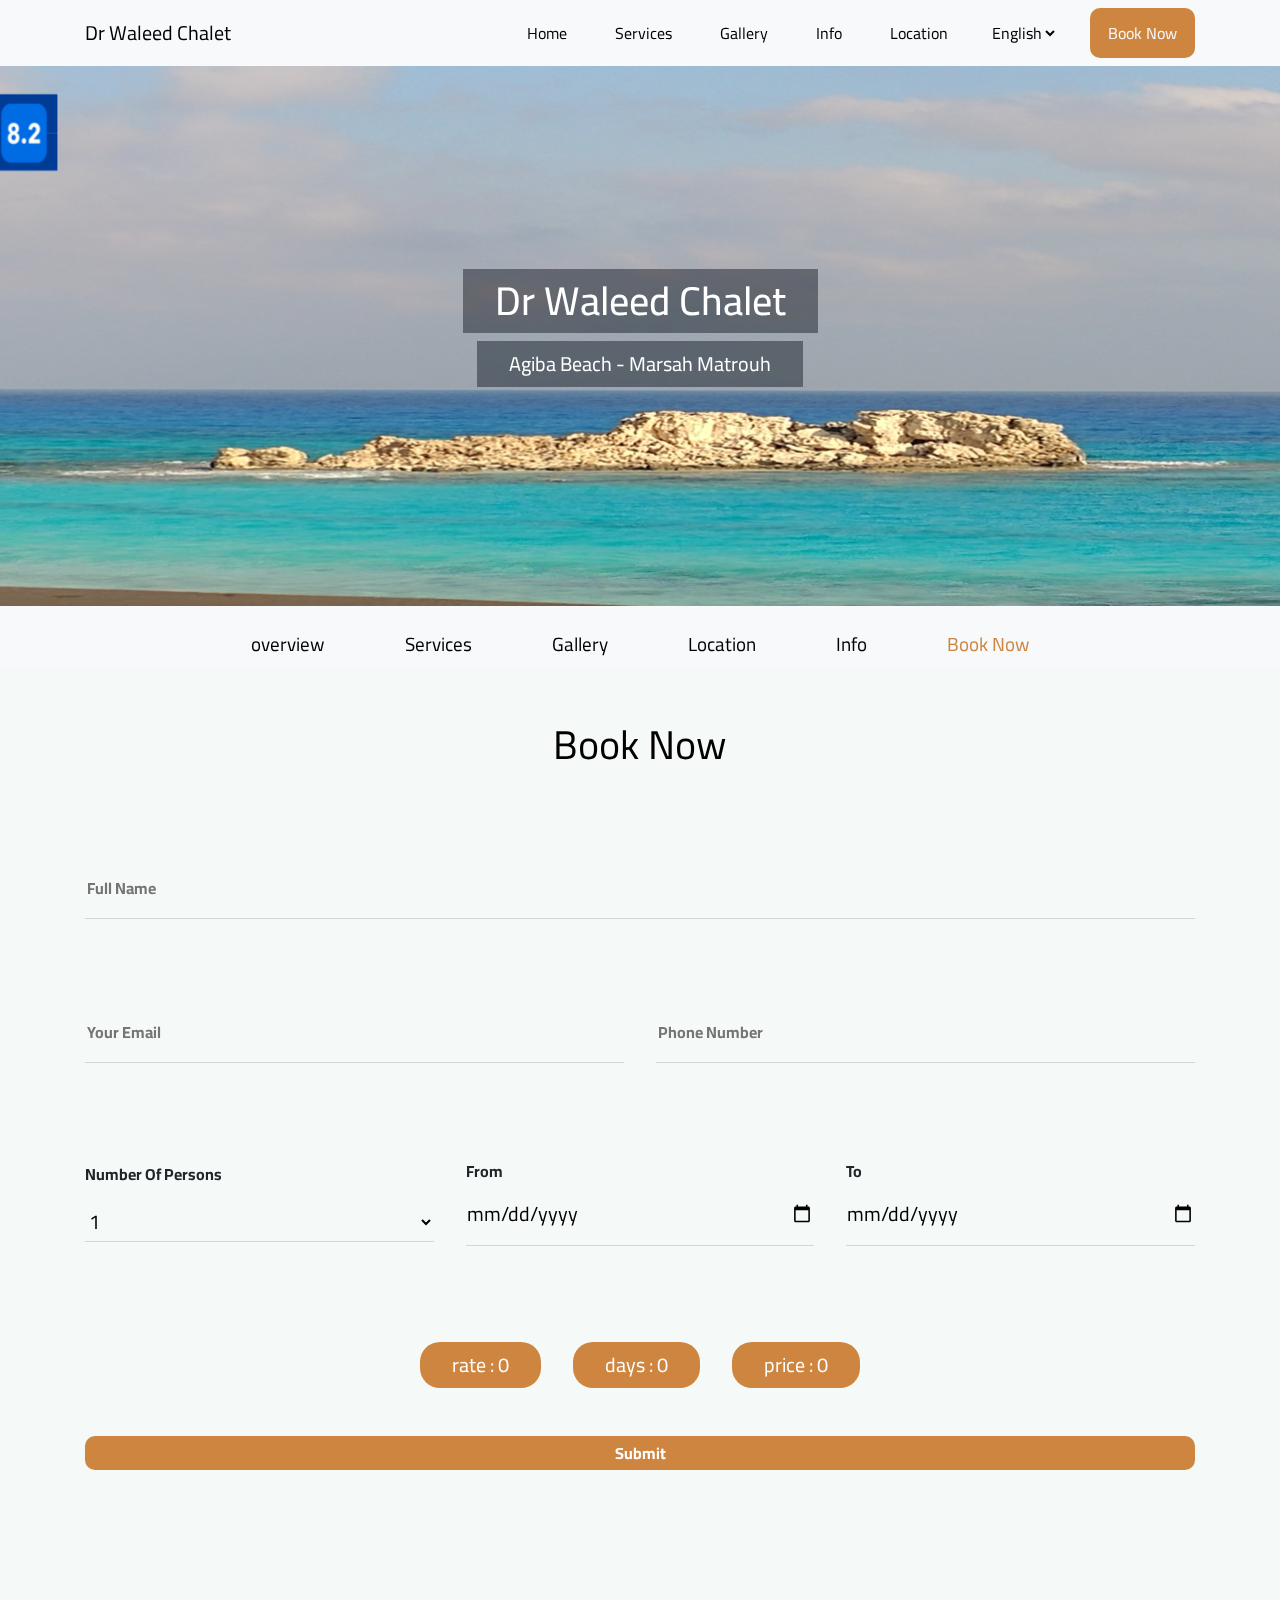
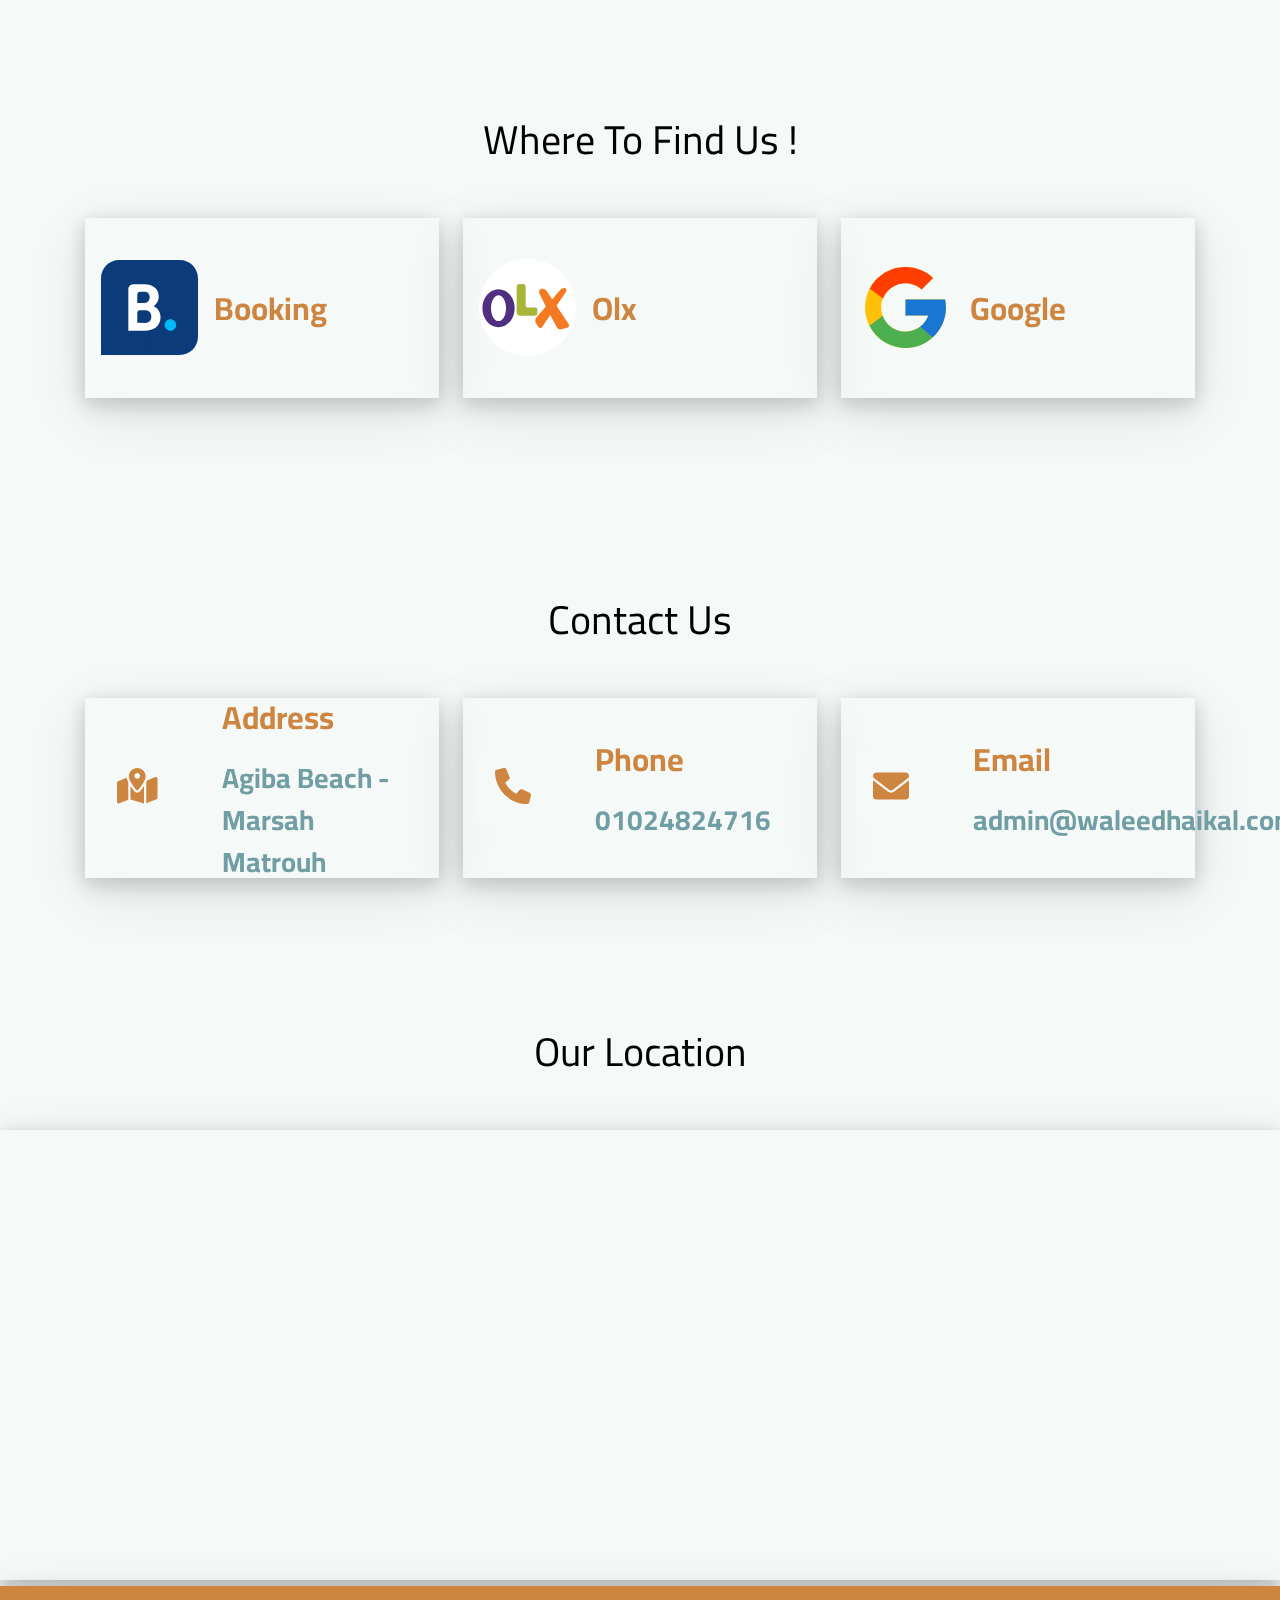
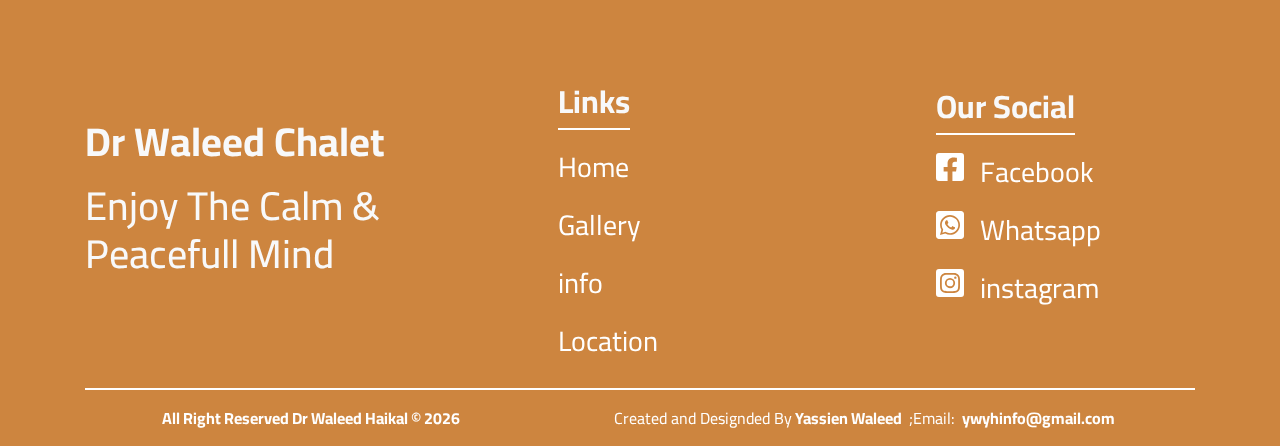
<file: html/booking.html>
<!DOCTYPE html>
<html lang="en">
<head>
    <meta charset="UTF-8">
    <meta http-equiv="X-UA-Compatible" content="IE=edge">
    <meta name="viewport" content="width=device-width, initial-scale=1.0">
    <title>Dr Waleed Chalet</title>
        <!-- Bootstrap -->
        <link rel="stylesheet" href="../css/bootstrap.min.css">
        <!-- Font Awsome -->
        <link rel="stylesheet" href="../css/all.min.css">
        <!-- Css File -->
        <link rel="stylesheet" href="../main.css/booking.css">
        <!-- Google Fontds -->
        <link rel="preconnect" href="https://fonts.googleapis.com">
        <link rel="preconnect" href="https://fonts.gstatic.com" crossorigin>
        <link href="https://fonts.googleapis.com/css2?family=Cairo:wght@200;300;400;500;600;700;800;900&display=swap" rel="stylesheet">
        <!-- web site icon -->
<!-- -->
    </head>
    <body>
    <!-- Start Navbar - Header -->
    <nav class="header navbar navbar-expand-lg bg-light">
      <div class="container container-fluid">
        <a class="navbar-brand en show" href="../index.html">Dr Waleed Chalet</a>
        <a class="navbar-brand ar" href="../index.html">شالية د / وليد هيكل</a>
        <button class="navbar-toggler" type="button" data-bs-toggle="collapse" data-bs-target="#navbarSupportedContent" aria-controls="navbarSupportedContent" aria-expanded="false" aria-label="Toggle navigation">
          <span class="navbar-toggler-icon"></span>
        </button>
        <div class="collapse navbar-collapse" id="navbarSupportedContent">
          <ul class="navbar-nav ms-auto mb-2 mb-lg-0">
            <li class="nav-item ">
              <a class="nav-link hover-btn en show active" aria-current="page" href="../index.html">Home</a>
              <a class="nav-link hover-btn ar active" aria-current="page" href="../index.html">الرئيسيه</a>
            </li>
            <li class="nav-item ">
              <a class="nav-link hover-btn en show" href="./services.html#services">Services</a>
              <a class="nav-link hover-btn ar" href="./services.html#services">خدماتنا</a>
            </li>
            <li class="nav-item ">
              <a class="nav-link hover-btn en show" href="./gallery.html#gallery">Gallery</a>
              <a class="nav-link hover-btn ar" href="./gallery.html#gallery">المعرض</a>  
            </li>
            <li class="nav-item ">
              <a class="nav-link hover-btn en show" href="./info.html#info">Info</a>
              <a class="nav-link hover-btn ar" href="./info.html#info">معلومات </a>
            </li>
            <li class="nav-item ">
              <a class="nav-link hover-btn en show" href="./location.html#location">Location</a>
              <a class="nav-link hover-btn ar" href="./location.html#location">موقعنا</a>
            </li>
            <li class="nav-item">
              <select name="lang" id="langList">
                <option value="en">English</option>
                <option value="ar">Arabic</option>
              </select>
            </li>
            <li class="nav-item booking-btn text-light">
              <a class="nav-link en show text-light" href="./booking.html#booking">Book Now</a>
              <a class="nav-link ar text-light" href="./booking.html#booking">أحجز الان</a>
            </li>
          </ul>
        </div>
      </div>
    </nav>
    <!-- End Navbar - Header -->
    <!-- Start Landing -->
    <div class="landing">
      <div class="btn-up">
        <div class="top"><a href="#" class="top"><i class="fa-solid fa-angles-up"></i></a></div>
      </div>
    </div>
    <!-- End Landing -->
    <!-- Start Photo Section -->
    <div class="photo-section">
      <div class="container first-slider" style="background-image: url(../imgs/sliderOne.png);">
          <div class="photo-title-one active">
              <h2 class="main-title en show">Dr Waleed Chalet</h2>
              <p class="main-describe en show">Agiba Beach - Marsah Matrouh</p>
              <h2 class="main-title ar">شالية د / وليد هيكل</h2>
              <p class="main-describe ar">شاطئ عجيبه - مرسى مطروح</p>
          </div>
          <div class="photo-title-two">
            <h2 class="main-title en show">Dr Waleed Chalet</h2>
            <p class="main-describe en show">Agiba Beach - Marsah Matrouh</p>
            <h2 class="main-title ar">شالية د / وليد هيكل</h2>
            <p class="main-describe ar">شاطئ عجيبه - مرسى مطروح</p>
          </div>
      </div>
    </div>
    <!-- End Photo Section -->
    <!-- Start Second bar -->
    <nav class="second-bar navbar-expand-lg bg-light pt-3">
      <div class="container">
          <button class="navbar-toggler" type="button" data-bs-toggle="collapse" data-bs-target="#navbarSupportedContentTwo" aria-controls="navbarSupportedContentTwo" aria-expanded="false" aria-label="Toggle navigation">
          <span class="navbar-toggler-icon"></span>
          </button>
          <div class="collapse navbar-collapse" id="navbarSupportedContentTwo">
          <ul class="navbar-nav">
              <li class="nav-item">
              <a class="nav-link en show" aria-current="page" href="../index.html#overview">overview</a>
              <a class="nav-link ar" aria-current="page" href="../index.html#overview">نظره عامه</a>
              </li>
              <li class="nav-item">
              <a class="nav-link en show" href="./services.html#services">Services</a>
              <a class="nav-link ar" href="./services.html#services">خدماتنا</a>
              </li>
              <li class="nav-item">
                  <a class="nav-link en show  " href="./gallery.html#gallery">Gallery</a>
                  <a class="nav-link ar  " href="./gallery.html#gallery">المعرض</a>
              </li>
              <li class="nav-item">
                  <a class="nav-link en show" href="./location.html#location">Location</a>
                  <a class="nav-link ar " href="./location.html#location">موقعنا</a>
              </li>
              <li class="nav-item">
              <a class="nav-link en show " href="./info.html#info">Info</a>
              <a class="nav-link ar  " href="./info.html#info">معلومات</a>
              </li>
              <li class="nav-item ">
              <a class="nav-link en show active" href="./booking.html#booking">Book Now</a>
              <a class="nav-link ar active" href="./booking.html#booking">احجز الان</a>
              </li>
          </ul>
          </div>
      </div>
  </nav>
    <!-- End Second bar -->
    <!-- Start booking -->
    <div class="booking-section pt-5 pb-5" id="booking" style="direction:ltr;">
        <div class="container">
            <div class="main-title">
                <div class="special-title en show">Book Now</div>
                <div class="special-title ar">أحجز الان</div>
            </div>
            <div class="row-box">
                <div class="col-lg-12 form">
                <form action="https://formsubmit.co/waldmed@yahoo.com" method="POST">                       
                <!-- Disable Captcha -->
                <input type="hidden" name="_captcha" value="false">
                    <div class="row-box">
                        <!-- Name -->
                        <div class="label-column">
                        <!-- <label for="fullname">برجاء كتابة الإسم ثلاثي</label> -->
                        <input type="text" name="fullname" id="fullname" required placeholder="Full Name">
                        </div>
                    </div>
                    <div class="row-box">
                        <!-- Email -->
                        <div class="label-column">
                        <!-- <label for="email">برجاء إدخال البريد الإلكترزني</label> -->
                        <input type="email" name="email" id="email" placeholder="Your Email" required>
                        </div>
                        <!-- phone -->
                        <div class="label-column">
                        <!-- <label for="phone">برجاء إدخال رقم الهاتف</label> -->
                        <input type="text" name="phone" id="phone" placeholder="Phone Number" required>
                        </div>
                    </div>
                    <div class="row-box">
                      <!-- Email -->
                      <div class="label-column">
                        <label for="number">Number Of Persons</label>
                        <select name="number-of-persons" id="number-of-persons">
                          <option value="1">1</option>
                          <option value="2">2</option>
                          <option value="3">3</option>
                          <option value="4">4</option>
                          <option value="5">5</option>
                          <option value="6">6</option>
                          <option value="7">7</option>
                          <option value="8">8</option>
                        </select>
                      </div>
                      <!-- Email -->
                      <div class="label-column">
                      <label for="date">From </label>
                      <input type="date" class="" name="From" id="from" required>
                      </div>
                      <!-- phone -->
                      <div class="label-column">
                        <label for="date">To </label>
                        <input type="date" class="" name="To" id="to" required>
                      </div>
                  </div>
                  <div class="row-box total-boxes"> 
                    <div class="total-box rate">
                      rate : 0
                    </div>
                    <div class="total-box days">
                      days : 0
                    </div>
                    <div class="total-box price">
                      price : 0
                    </div>
                </div>
                    <input type="submit" id="submit">
                    <div class="row-box">
                      <!-- rate -->
                      <div class="label-column">
                      <input type="hidden" class="test-form" name="rate" id="rate">
                      </div>
                      <!-- days -->
                      <div class="label-column">
                        <input type="hidden" class="test-form" name="days" id="days">
                      </div>
                      <!-- price -->
                      <div class="label-column">
                        <input type="hidden" class="test-form" name="price" id="price">
                      </div>
                  </div>
                    </form>
                </div>
            </div>
        </div>
    </div>
    <!-- End booking -->
    <!-- Start Where Are We -->
    <div class="where pt-5 pb-5">
      <div class="container pb-5 pt-5">
        <div class="main-title">
          <div class="special-title en show">Where To Find Us !</div>
          <div class="special-title ar" style="direction: rtl;">اين تجدنا ايضا !</div>
        </div>   
        <div class="row pt-5">
          <div class="col-lg-4 col-md-5">
            <div class="box booking">
              <div class="logo"><img src="../imgs/bookingcom-1.svg" alt=""></div>
              <div class="column-box">
              <div class="address-logo fs-2">Booking</div>
              <!-- <div class="address fs-3 fw-bold">Agiba Beach - Marsah Matrouh</div> -->
              </div>
          </div>
          </div>
          <div class="col-lg-4 col-md-5">
            <div class="box olx">
              <div class="logo"><img src="../imgs/olxsvg.svg" alt=""></div>
              <div class="column-box">
              <div class="address-logo fs-2">Olx</div>
              <!-- <div class="address fs-3 fw-bold">01024824716</div> -->
              </div>
          </div>
          </div>
          <div class="col-lg-4 col-md-5">
            <div class="box google">
              <div class="logo"><img src="../imgs/google.svg" alt=""></div>
              <div class="column-box">
              <div class="address-logo fs-2">Google</div>
              <!-- <div class="address fs-3 fw-bold"><a href="mailto:admin@waleedhaikal.com">admin@waleedhaikal.com</a></div> -->
              </div>
          </div>
          </div>
        </div>
      </div>
    </div>
    <!-- End Where Are We -->
    <!-- Start Contact -->
    <div class="contact pt-5 pb-5">
      <div class="container pb-5 pt-5">
        <div class="main-title">
          <div class="special-title show en">Contact Us</div>
          <div class="special-title ar" style="direction:rtl;">تواصل معنا !</div>
        </div>   
        <div class="row pt-5">
          <div class="col-lg-4 col-md-5">
            <div class="box gps">
              <div class="logo"><i class="fas fa-map-marked-alt fa-2x"></i></div>
              <div class="column-box">
              <div class="address-logo fs-2 en show">Address</div>
              <div class="address-logo fs-2 ar">العنوان</div>
              <div class="address fs-3 fw-bold">Agiba Beach - Marsah Matrouh</div>
              </div>
          </div>
          </div>
          <div class="col-lg-4 col-md-5">
            <div class="box phone">
              <div class="logo"><i class="fas fa-phone fa-2x"></i></div>
              <div class="column-box">
              <div class="address-logo fs-2 en show">Phone</div>
              <div class="address-logo fs-2 ar">الهاتف</div>
              <div class="address fs-3 fw-bold">01024824716</div>
              </div>
          </div>
          </div>
          <div class="col-lg-4 col-md-5">
            <div class="box mail">
              <div class="logo"><i class="fas fa-envelope fa-2x"></i></div>
              <div class="column-box">
              <div class="address-logo fs-2 en show">Email</div>
              <div class="address-logo fs-2 ar">البريد الالكتروني</div>
              <div class="address fs-3 fw-bold"><a href="mailto:admin@waleedhaikal.com">admin@waleedhaikal.com</a></div>
              </div>
          </div>
          </div>
        </div>
      </div>
    </div>
    <!-- End Contact -->
    <!-- Start Location -->
    <div class="location pt-5">
        <div class="main-title">
          <div class="special-title en show">Our Location</div>
          <div class="special-title ar">موقعنا على الخريطه</div>
        </div>
        <iframe class="mt-5" src="https://www.google.com/maps/embed?pb=!1m18!1m12!1m3!1d3405.289426478359!2d27.043599684852218!3d31.406150981407524!2m3!1f0!2f0!3f0!3m2!1i1024!2i768!4f13.1!3m3!1m2!1s0x0%3A0x34fefc88a2fd3c35!2zMzHCsDI0JzIyLjEiTiAyN8KwMDInMjkuMSJF!5e0!3m2!1sar!2seg!4v1658696887031!5m2!1sar!2seg" width="100%" height="450" style="border:0;" allowfullscreen="" loading="lazy" referrerpolicy="no-referrer-when-downgrade"></iframe> 
    </div>
    <!-- End Location -->
    <!-- Start Footer -->
    <div class="footer text-white-50 pt-5">
      <div class="container ">
        <div class="row">
          <div class="col-md-4 col-lg-4">
            <div class="title info ">
              <h1 class="text-light logo fw-bold pb-2 en show">Dr Waleed Chalet</h1>
              <h1 class="text-light logo fw-bold pb-2 ar">شالية د / وليد هيكل</h1>
              <h3 class="fs-1 pb-2 text-light en show">Enjoy The Calm & Peacefull Mind</h3>  
              <h3 class="fs-1 pb-2 text-light ar">استمتع بالهدوء والسكينه</h3>  
              </div>
          </div>
          <div class="col-lg-1"></div>
          <div class="col-md-4 col-lg-3">
            <div class="title links">
              <h4 class="text-light fs-2 fw-bold pb-2 logo mt-5 en show" >Links</h4>
              <h4 class="text-light fs-2 fw-bold pb-2 logo mt-5  ar" >روابط تهمك</h4>
              <ul class="">
                <li class=""><a class=" fs-3 en show"  href="index.html">Home</a></li>
                <li class=""><a class=" fs-3 ar"  href="index.html">الرئيسيه</a></li>
                <li class=""><a class=" fs-3 en show" href="./html/gallery.html">Gallery</a></li>
                <li class=""><a class=" fs-3 ar" href="./html/gallery.html">المعرض</a></li>
                <li class=""><a class=" fs-3 en show" href="./html/info.html">info</a></li>
                <li class=""><a class=" fs-3 ar" href="./html/info.html">معلومات</a></li>
                <li class=""><a class=" fs-3 en show" href="./html/location.html">Location</a></li>
                <li class=""><a class=" fs-3 ar" href="./html/location.html">موقعنا</a></li>
              </ul>
            </div>
          </div>
          <div class="col-lg-1"></div>
          <div class="col-md-4 col-lg-3">
            <div class="title links">
              <h4 class="text-light fs-2 fw-bold pb-2 logo mt-5 en show" >Our Social</h4>
              <h4 class="text-light fs-2 fw-bold pb-2 logo mt-5 ar" >مواقع التواصل</h4>
              <ul class="">
                <li class=""><a class=" fs-3 en show" href="https://www.facebook.com/waleed.haikal.3"><i class="fa-brands fa-facebook-square fs-2 pe-3"></i>Facebook</a></li>
                <li class=""><a class=" fs-3 ar" href="https://www.facebook.com/waleed.haikal.3"><i class="fa-brands fa-facebook-square fs-2 ps-3"></i>Facebook</a></li>
                <li class=""><a class=" fs-3 en show" href="https://wa.me/01024824716"><i class="fa-brands fa-whatsapp-square fs-2 pe-3"></i>Whatsapp</a></li>
                <li class=""><a class=" fs-3 ar" href="https://wa.me/01024824716"><i class="fa-brands fa-whatsapp-square fs-2 ps-3"></i>Whatsapp</a></li>
                <li class=""><a class=" fs-3 en show" href="https://www.instagram.com/waleed_haikal/"><i class="fa-brands fa-instagram-square fs-2 pe-3"></i>instagram</a></li>
                <li class=""><a class=" fs-3 ar" href="https://www.instagram.com/waleed_haikal/"><i class="fa-brands fa-instagram-square fs-2 ps-3"></i>instagram</a></li>
                <br>
                <br>
              </ul>
            </div>
          </div>
          </div>
          <div class="copyright pt-3 pb-3">
            <div class="creator">
              Created and Designded By<a href="mailto:yassienwyh0@gmail.com">Yassien Waleed</a> 
                ;Email: <span><a href="mailto:ywyhinfo@gmail.com">ywyhinfo@gmail.com</a></span>
            </div>
            <div class="right">
              All Right Reserved Dr Waleed Haikal &#169; <script>let nowDate = new Date(); document.write(nowDate.getFullYear());</script>
            </div>
          </div>

      </div>
    </div>
    <!-- End Footer -->
    <!-- js main file -->
    <script src="../js/all.js"></script>
    <!-- Bootstrap -->
    <script src="../js/bootstrap.bundle.min.js"></script>
    <!-- Font Awsome -->
    <script src="../js/all.min.js"></script>
    <script>

      let from = document.querySelector("input[id='from']")
      let to = document.querySelector("input[id='to']")
      let inputRate = document.querySelector("input[id='rate']")
      let inputDays = document.querySelector("input[id='days']")
      let inputPrice = document.querySelector("input[id='price']")
      let month = document.querySelectorAll("input[type='date']")
      let test = document.querySelectorAll(".test-form")
      let totalBox = document.querySelectorAll(".total-box")
      let days = document.querySelector(".days")
      let rate = document.querySelector(".rate")
      let price = document.querySelector(".price")
      let dateNow = new Date();
      
      function all() {
        let date_1 = new Date(from.value);
        let date_2 = new Date(to.value);
        let dateDiff = date_1 - date_2;
        let dateDiffDays = (dateDiff / 1000 / 60 / 60 / 24) * -1
        days.innerHTML = `days : ${dateDiffDays}`;
        price.innerHTML = `price : ${dateDiffDays * rateValue}`;
        inputRate.value = rateValue;
        inputDays.value = dateDiffDays;
        inputPrice.value =  dateDiffDays * rateValue;
      }
      to.onchange = function() {
              function setRate() {
              for(let i = 0; i < month.length; i++) {
              for(let m =0; m < 31; m++) {
              let nowDate = new Date();
              if(month[i].value == `${nowDate.getFullYear()}-06-${m}`) {
                rateValue = 700;
                rate.innerHTML = `rate : ${rateValue} `; 
                all();
              }
              if(month[i].value == `${nowDate.getFullYear()}-07-${m}`) {
                rateValue = 900;
                rate.innerHTML = `rate : ${rateValue} `; 
                all();
              }
              if(month[i].value == `${nowDate.getFullYear()}-08-${m}`) {
                rateValue = 900;
                rate.innerHTML = `rate : ${rateValue} `; 
                all();
              }
              if(month[i].value == `${nowDate.getFullYear()}-09-${m}`) {
                rateValue = 600;
                rate.innerHTML = `rate : ${rateValue} `;                
                all();
              }
              if(month[i].value == `${nowDate.getFullYear()}-05-${m}`) {
                rateValue = 500;
                rate.innerHTML = `rate : ${rateValue} `;                
                all();
              }
              if(m < 10) {
              if(month[i].value == `${nowDate.getFullYear()}-06-0${m}`) {
                rateValue = 700;
                rate.innerHTML = `rate : ${rateValue} `; 
                all();
              }
              if(month[i].value == `${nowDate.getFullYear()}-07-0${m}`) {
                rateValue = 900;
                rate.innerHTML = `rate : ${rateValue} `; 
                all();
              }
              if(month[i].value == `${nowDate.getFullYear()}-08-0${m}`) {
                rateValue = 900;
                rate.innerHTML = `rate : ${rateValue} `; 
                all();
              }
              if(month[i].value == `${nowDate.getFullYear()}-09-0${m}`) {
                rateValue = 600;
                rate.innerHTML = `rate : ${rateValue} `;                
                all();
              }
              if(month[i].value == `${nowDate.getFullYear()}-05-0${m}`) {
                rateValue = 500;
                rate.innerHTML = `rate : ${rateValue} `;                
                all();
              }
            }
              for(let e =10 ; e <= 20; e++) {
              if(month[i].value == `${nowDate.getFullYear()}-07-${e}`) {
                rateValue = 1000;
                rate.innerHTML = `rate : ${rateValue} `; 
                all();
              }
              }
          }
          }
        }
        setRate();
      }

      phone.onclick = () => {
      open("tel:01024824716");
      }


        </script>
</body>
</html>
</file>
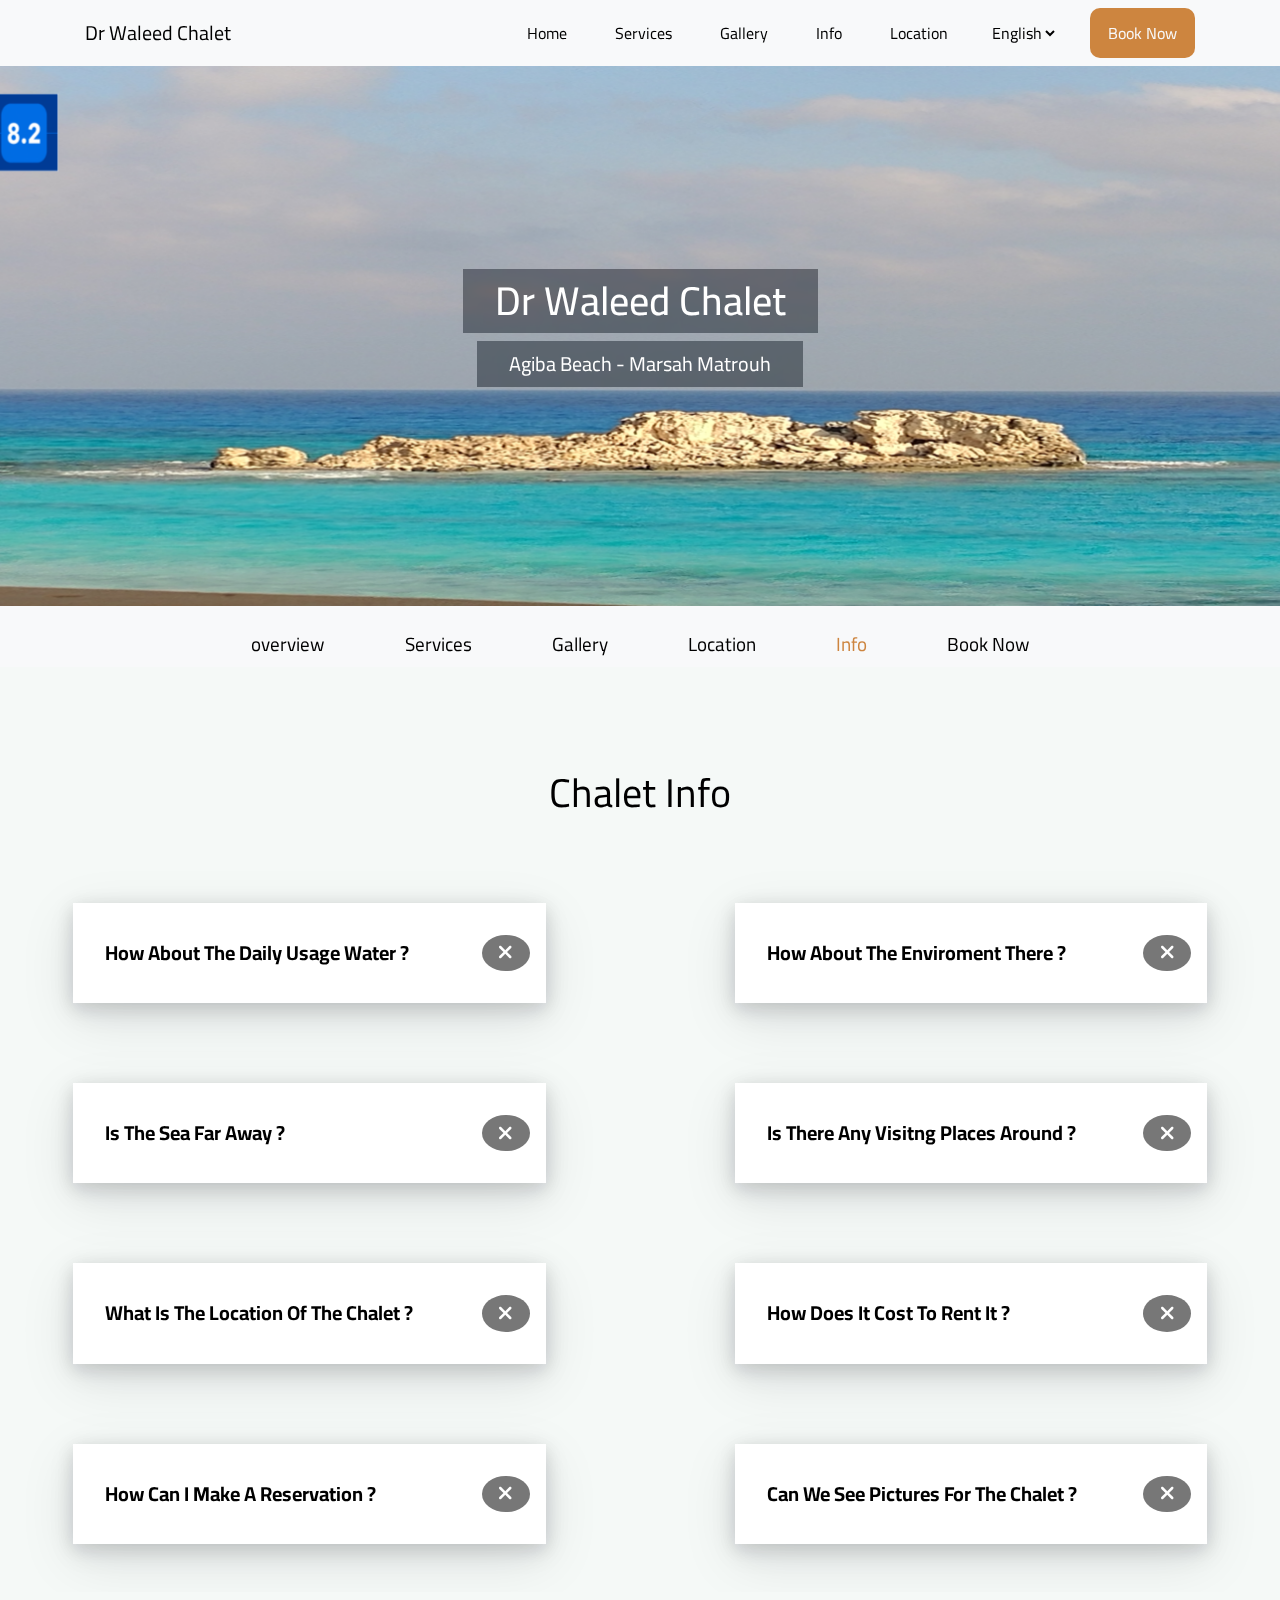
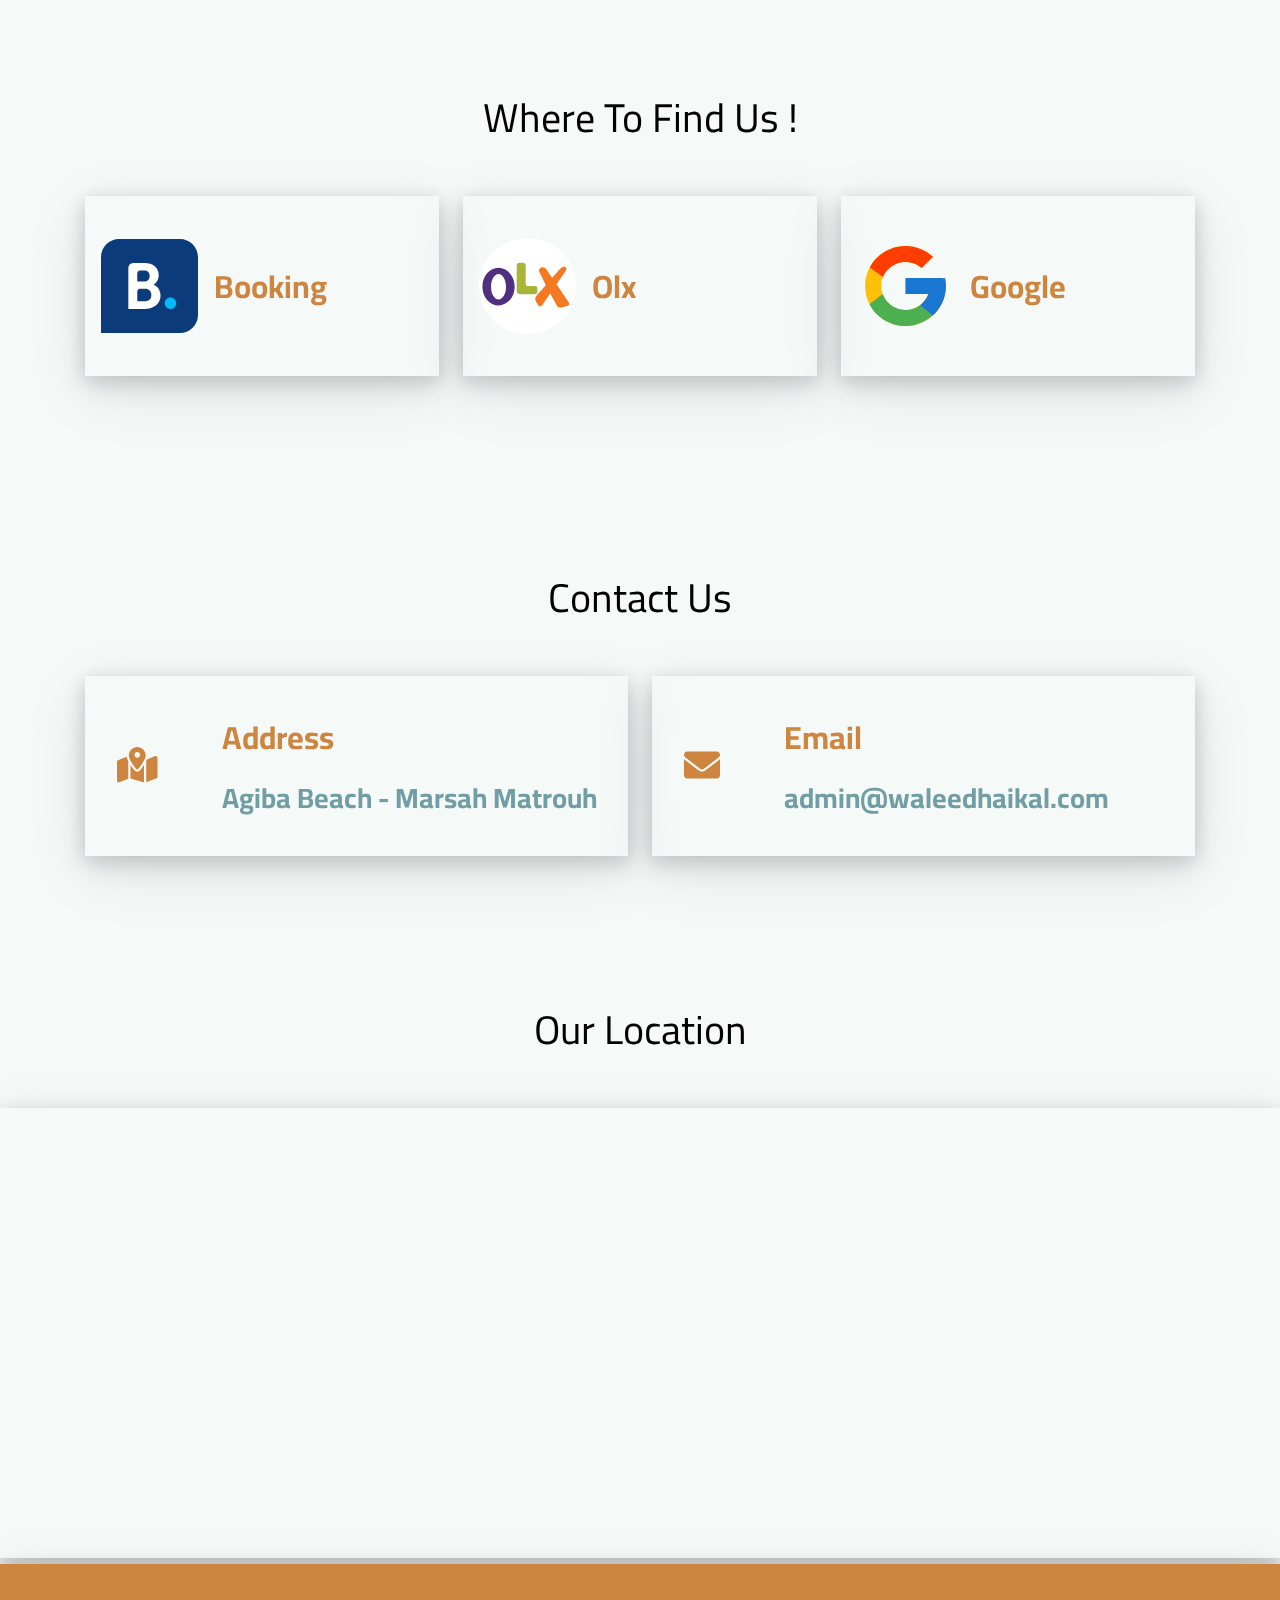
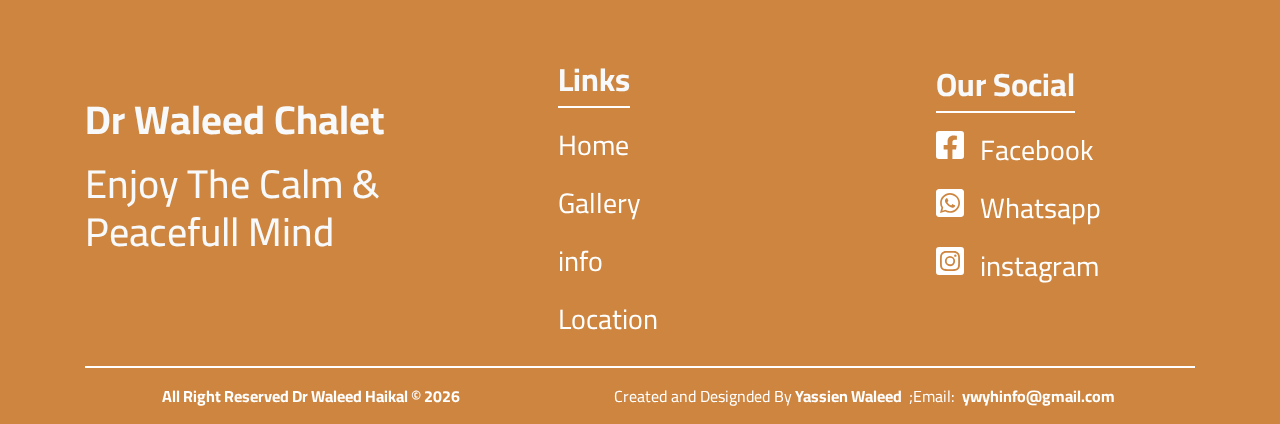
<file: html/info.html>
<!DOCTYPE html>
<html lang="en">
<head>
    <meta charset="UTF-8">
    <meta http-equiv="X-UA-Compatible" content="IE=edge">
    <meta name="viewport" content="width=device-width, initial-scale=1.0">
    <title>Dr Waleed Chalet</title>
        <!-- Bootstrap -->
        <link rel="stylesheet" href="../css/bootstrap.min.css">
        <!-- Font Awsome -->
        <link rel="stylesheet" href="../css/all.min.css">
        <!-- Css File -->
        <link rel="stylesheet" href="../main.css/info.css">
        <!-- Google Fontds -->
        <link rel="preconnect" href="https://fonts.googleapis.com">
        <link rel="preconnect" href="https://fonts.gstatic.com" crossorigin>
        <link href="https://fonts.googleapis.com/css2?family=Cairo:wght@200;300;400;500;600;700;800;900&display=swap" rel="stylesheet">
        <!-- web site icon -->
<!-- -->
    </head>
    <body>
    <!-- Start Navbar - Header -->
    <nav class="header navbar navbar-expand-lg bg-light">
      <div class="container container-fluid">
        <a class="navbar-brand en show" href="../index.html">Dr Waleed Chalet</a>
        <a class="navbar-brand ar" href="../index.html">شالية د / وليد هيكل</a>
        <button class="navbar-toggler" type="button" data-bs-toggle="collapse" data-bs-target="#navbarSupportedContent" aria-controls="navbarSupportedContent" aria-expanded="false" aria-label="Toggle navigation">
          <span class="navbar-toggler-icon"></span>
        </button>
        <div class="collapse navbar-collapse" id="navbarSupportedContent">
          <ul class="navbar-nav ms-auto mb-2 mb-lg-0">
            <li class="nav-item ">
              <a class="nav-link hover-btn en show active" aria-current="page" href="../index.html">Home</a>
              <a class="nav-link hover-btn ar active" aria-current="page" href="../index.html">الرئيسيه</a>
            </li>
            <li class="nav-item ">
              <a class="nav-link hover-btn en show" href="./services.html#services">Services</a>
              <a class="nav-link hover-btn ar" href="./services.html#services">خدماتنا</a>
            </li>
            <li class="nav-item ">
              <a class="nav-link hover-btn en show" href="./gallery.html#gallery">Gallery</a>
              <a class="nav-link hover-btn ar" href="./gallery.html#gallery">المعرض</a>  
            </li>
            <li class="nav-item ">
              <a class="nav-link hover-btn en show" href="./info.html#info">Info</a>
              <a class="nav-link hover-btn ar" href="./info.html#info">معلومات </a>
            </li>
            <li class="nav-item ">
              <a class="nav-link hover-btn en show" href="./location.html#location">Location</a>
              <a class="nav-link hover-btn ar" href="./location.html#location">موقعنا</a>
            </li>
            <li class="nav-item">
              <select name="lang" id="langList">
                <option value="en">English</option>
                <option value="ar">Arabic</option>
              </select>
            </li>
            <li class="nav-item booking-btn text-light">
              <a class="nav-link en show text-light" href="./booking.html#booking">Book Now</a>
              <a class="nav-link ar text-light" href="./booking.html#booking">أحجز الان</a>
            </li>
          </ul>
        </div>
      </div>
    </nav>
    <!-- End Navbar - Header -->
    <!-- Start Landing -->
    <div class="landing">
      <div class="btn-up">
        <div class="top"><a href="#" class="top"><i class="fa-solid fa-angles-up"></i></a></div>
      </div>
    </div>
    <!-- End Landing -->
    <!-- Start Photo Section -->
    <div class="photo-section">
      <div class="container first-slider" style="background-image: url(../imgs/sliderOne.png);">
          <div class="photo-title-one active">
              <h2 class="main-title en show">Dr Waleed Chalet</h2>
              <p class="main-describe en show">Agiba Beach - Marsah Matrouh</p>
              <h2 class="main-title ar">شالية د / وليد هيكل</h2>
              <p class="main-describe ar">شاطئ عجيبه - مرسى مطروح</p>
          </div>
          <div class="photo-title-two">
            <h2 class="main-title en show">Dr Waleed Chalet</h2>
            <p class="main-describe en show">Agiba Beach - Marsah Matrouh</p>
            <h2 class="main-title ar">شالية د / وليد هيكل</h2>
            <p class="main-describe ar">شاطئ عجيبه - مرسى مطروح</p>
          </div>
      </div>
    </div>
    <!-- End Photo Section -->
    <!-- Start Second bar -->
    <nav class="second-bar navbar-expand-lg bg-light pt-3">
      <div class="container">
          <button class="navbar-toggler" type="button" data-bs-toggle="collapse" data-bs-target="#navbarSupportedContentTwo" aria-controls="navbarSupportedContentTwo" aria-expanded="false" aria-label="Toggle navigation">
          <span class="navbar-toggler-icon"></span>
          </button>
          <div class="collapse navbar-collapse" id="navbarSupportedContentTwo">
          <ul class="navbar-nav">
              <li class="nav-item">
              <a class="nav-link en show " aria-current="page" href="../index.html#overview">overview</a>
              <a class="nav-link ar " aria-current="page" href="../index.html#overview">نظره عامه</a>
              </li>
              <li class="nav-item">
              <a class="nav-link en show" href="./services.html#services">Services</a>
              <a class="nav-link ar" href="./services.html#services">خدماتنا</a>
              </li>
              <li class="nav-item ">
                  <a class="nav-link en show  " href="./gallery.html#gallery">Gallery</a>
                  <a class="nav-link ar  " href="./gallery.html#gallery">المعرض</a>
              </li>
              <li class="nav-item">
                  <a class="nav-link en show" href="./location.html#location">Location</a>
                  <a class="nav-link ar " href="./location.html#location">موقعنا</a>
              </li>
              <li class="nav-item ">
              <a class="nav-link en show   active " href="./info.html#info">Info</a>
              <a class="nav-link ar active " href="./info.html#info">معلومات</a>
              </li>
              <li class="nav-item ">
              <a class="nav-link en show" href="./booking.html#booking">Book Now</a>
              <a class="nav-link ar" href="./booking.html#booking">احجز الان</a>
              </li>
          </ul>
          </div>
      </div>
  </nav>
    <!-- End Second bar -->
    <!-- Start Info-section -->
    <div class="info-section pt-5 pb-5" id="info">
        <div class="container pt-5">
            <div class="main-title">
                <div class="special-title en show">Chalet Info</div>
                <div class="special-title ar">معلومات عن الشاليه</div>
            </div>
            <div class="row en show">
                <div class="col-lg-5 box info-box">
                    <div class="row-box">
                        <div class="question">How About The Daily Usage Water ?</div>
                        <button class="close"><i class="fa-solid fa-xmark"></i></button>
                    </div>
                    <div class="hidden-box">
                    <div class="answer">Water Comes In Special Tanks Weekly Or According To Your Request And Cost You 200 LE
                      This Water Is For Daily Usage & Shower Not For Drinking </div>
                    </div>
                </div>
                <div class="col-lg-2"></div>
                <div class="col-lg-5 box info-box">
                    <div class="row-box">
                        <div class="question">How About The Enviroment There ?</div>
                        <button class="close"><i class="fa-solid fa-xmark"></i></button>
                    </div>
                    <div class="hidden-box">
                    <div class="answer">This Chalet For Those Who Are Seeking Calm And Peace Of Mind . You And The Sea Alone 
                      No Noise , High Privacy . Security 24 Horus Special Gate For The Compound . Your Kids Are Safe
                      To Play Around THe Chalet & In The Sea . But If You Need A PlayGround For The Kids You Need A
                      Car To Go TO Other Places</div>
                    </div>
                </div>
                <div class="col-lg-5 box info-box">
                    <div class="row-box">
                        <div class="question">Is The Sea Far Away ?</div>
                        <button class="close"><i class="fa-solid fa-xmark"></i></button>
                    </div>
                    <div class="hidden-box">
                    <div class="answer">The Distance between The Sea And The Chalet Is About 60 Meters , The beach Is Sandy
                      Clean Water Is Not Deep , Water Is Sky Blue . But You Have To But On Your Kids .</div>
                    </div>
                </div>
                <div class="col-lg-2"></div>
                <div class="col-lg-5 box info-box">
                    <div class="row-box">
                        <div class="question">Is There Any Visitng Places Around ?</div>
                        <button class="close"><i class="fa-solid fa-xmark"></i></button>
                    </div>
                    <div class="hidden-box">
                    <div class="answer">You Can Visit Agiba plateau Which Is About 5-7 Km Fascinating View , Fantastic 
                      Experience , Beutifull Beach Clean Water Sharming SunRise And Sunset .  There Is A  Fish ,
                      BBQ & Pizza Restaurant At The plateau . Libya Market For Matrouh Products ( Olive & Olive Oil , 
                      ..etc ) & Gifts . Matrouh Cornach Have Many Restaurant , Caffee PlayGrounds . Also You Have A 
                      Very Big Hyper Market ( Fath Allah ) .</div>
                    </div>
                </div>
                <div class="col-lg-5 box info-box">
                    <div class="row-box">
                        <div class="question">What Is The Location Of The Chalet ? </div>
                        <button class="close"><i class="fa-solid fa-xmark"></i></button>
                    </div>
                    <div class="hidden-box">
                    <div class="answer">Location on Google Maps 31°24'22.1"N 27°02'29.1"E Unnamed Road, Qism Mersa Matruh, Matrouh, Egypt https://goo.gl/maps/FddJv6iZE2y</div>
                    </div>
                </div>
                <div class="col-lg-2"></div>
                <div class="col-lg-5 box info-box">
                    <div class="row-box">
                        <div class="question">How Does It Cost To Rent It ?</div>
                        <button class="close"><i class="fa-solid fa-xmark"></i></button>
                    </div>
                    <div class="hidden-box">
                    <div class="answer">It Cost 500 - 900 LE A Day According To The Month . In Feast 1000 LE , It Starts From The First Day Of THe Ramadan 
Every Year .</div>
                    </div>
                </div>
                <div class="col-lg-5 box info-box">
                    <div class="row-box">
                        <div class="question">How Can I Make A Reservation ?</div>
                        <button class="close"><i class="fa-solid fa-xmark"></i></button>
                    </div>
                    <div class="hidden-box">
                    <div class="answer">1) By paying at CIB Bank on account 100029655973 New Damietta Branch. In the name of
                      Dr. / Walid Yassin Haykal and send a copy of the payment receipt or a copy of the payment
                      on the mobile or computer for electronic payment.
                     2) Or you can book through Booking.com at the following link
                     : http://www.booking.com/Share-SnH0UIZ It is possible to access through
                     Booking.com or contact me on WhatsApp. (01024824716) Contract for cheaper 
                     prices through OLX.com or WhatsApp.........
                     </div>
                    </div>
                </div>
                <div class="col-lg-2"></div>
                <div class="col-lg-5 box info-box">
                    <div class="row-box">
                        <div class="question">Can We See Pictures For The Chalet ?</div>
                        <button class="close"><i class="fa-solid fa-xmark"></i></button>
                    </div>
                    <div class="hidden-box">
                    <div class="answer text-dark">You Will Find Many Pictures In The <a href="./gallery.html">Gallery</a> Section</div>
                    </div>
                </div>
            </div>
            <div class="row ar">
              <div class="col-lg-5 box info-box">
                  <div class="row-box">
                      <div class="question">ايه نوعيه المياه في الشاليه؟</div>
                      <button class="close"><i class="fa-solid fa-xmark"></i></button>
                  </div>
                  <div class="hidden-box">
                  <div class="answer">استهلاك المياه على المستأجر 200 جنيه في الأسبوع بتوصل بعربيات خاصه
                    بالطلب الذي يقوم بالطلب المسؤول عن الشاليه هناك قبل ان تنفذ المياه في الشاليه بوقت كافي.
                    والميه للاستحمام والغسيل مش للشرب. زي اي ميه في حنفياتنا...
                     - تامين 500 جنيه يسترد عند تسليم الشاليه ويخصم 100 ج نظافة.</div>
                  </div>
              </div>
              <div class="col-lg-2"></div>
              <div class="col-lg-5 box info-box">
                  <div class="row-box">
                      <div class="question">ايه ظروف المكان هناك؟</div>
                      <button class="close"><i class="fa-solid fa-xmark"></i></button>
                  </div>
                  <div class="hidden-box">
                  <div class="answer">الشاليه للذي يريد ان يبعد عن دوشه المدن ومحتاج هدوء. انت والبحر بس. خصوصيه عالية
                    المنطقة هاديه جدا. وكل المكان منور. وفيه حراسه ٢٤ ساعة وبوابه خاصه بمنطقه الشاليهات. وامان للأولاد يلعبوا امام الشاليه وحواليه وفي البحر. مفيش اي متع للأطفال, بحر وبس ,لو تريد متع للأطفال. تحتاج سياره للذهاب للبلد, ستجد كل شيء هناك.</div>
                  </div>
              </div>
              <div class="col-lg-5 box info-box">
                  <div class="row-box">
                      <div class="question">اخبار البحر والشاطئ ايه؟</div>
                      <button class="close"><i class="fa-solid fa-xmark"></i></button>
                  </div>
                  <div class="hidden-box">
                  <div class="answer">الشاليه على بعد ٦٠ متر تقريبا من البحر. والشاطئ يتمتع بخصوصيه , تقريبا شاطئ خاص
                    شاطئ رملي وامان للأطفال بس لازم طبعا تخلي عينك عليهم في اي بحر.
                    البحر نظيف. الميه ازرق سماوي. الشط رملي.</div>
                  </div>
              </div>
              <div class="col-lg-2"></div>
              <div class="col-lg-5 box info-box">
                  <div class="row-box">
                      <div class="question">ما المزارات وأماكن الفسح الموجودة في الجوار؟</div>
                      <button class="close"><i class="fa-solid fa-xmark"></i></button>
                  </div>
                  <div class="hidden-box">
                  <div class="answer">وممكن تزور هضبه عجيبة الصبح على بعد ٥-٧ كم. منظر رائع. وتجربه جميله 
                    الشاطئ جميل ورائع. والمياه نظيفة جدا.
                    منظر ساحر للشروق والغروب من الشاطئ.
                    مطعم اسماك ومشويات وبيتزا عند هضبه عجيبة.
                    سوق ليبيا في مرسى مطروح لمنتجات مطروح من زيت الزيتون والزيتون ومنتجات ليبيا. وللهدايا.
                    كورنيش مرسى مطروح.
                    مجموعه من المطاعم والكافيتيريات والملاهي في مطروح.
                    فتح الله هيبر ماركت في مرسى مطروح.</div>
                  </div>
              </div>
              <div class="col-lg-5 box info-box">
                  <div class="row-box">
                      <div class="question">ما هو موقع الشاليه؟</div>
                      <button class="close"><i class="fa-solid fa-xmark"></i></button>
                  </div>
                  <div class="hidden-box">
                  <div class="answer">الموقع على خرائط جوجل
                    31°24'22.1"N 27°02'29.1"E
                    Unnamed Road, قسم مرسى مطروح، مطروح، مصر
                    https://goo.gl/maps/FddJv6iZE2y</div>
                  </div>
              </div>
              <div class="col-lg-2"></div>
              <div class="col-lg-5 box info-box">
                  <div class="row-box">
                      <div class="question">كم قيمه الايجار؟</div>
                      <button class="close"><i class="fa-solid fa-xmark"></i></button>
                  </div>
                  <div class="hidden-box">
                  <div class="answer">اليوم من 500 - 900 جنيه حسب الشهر وفي الاعياد  1000 جنيه. يبدا الايجار من اول رمضان من كل عام....                  </div>
                  </div>
              </div>
              <div class="col-lg-5 box info-box">
                <div class="row-box">
                    <div class="question">كيف احجز؟</div>
                    <button class="close"><i class="fa-solid fa-xmark"></i></button>
                </div>
                <div class="hidden-box">
                <div class="answer">1)	عن طريق الدفع ببنك CIB على حساب 100029655973 فرع دمياط الجديدة. باسم د./ وليد ياسين هيكل وارسال صوره إيصال الدفع او صوره من شاشه الدفع على الجوال او الكمبيوتر للدفع الالكتروني.
                  <br>
                  2)	او ممكن تحجز عن طريق Booking.com على الرابط التالي:
                  http://www.booking.com/Share-SnH0UIZ
                  ممكن التأكد من توافر الحجز عن طريق Booking.com او التواصل معى على الواتس اب. (01024824716) وبالنسبة للأسعار ستكون أرخص عن طريق OLX.com او الواتس اب.........</div>
                </div>
            </div>
            <div class="col-lg-2"></div>
            <div class="col-lg-5 box info-box">
              <div class="row-box">
                  <div class="question">ممكن صور للشاليه؟</div>
                  <button class="close"><i class="fa-solid fa-xmark"></i></button>
              </div>
              <div class="hidden-box">
              <div class="answer">ستجد العديد من الصور في قسم المعرض</div>
              </div>
          </div>

          </div>
        </div>
    </div>
    <!-- End info-section -->
    <!-- Start Where Are We -->
    <div class="where pt-5 pb-5">
      <div class="container pb-5 pt-5">
        <div class="main-title">
          <div class="special-title en show">Where To Find Us !</div>
          <div class="special-title ar" style="direction: rtl;">اين تجدنا ايضا !</div>
        </div>   
        <div class="row pt-5">
          <div class="col-lg-4 col-md-5">
            <div class="box booking">
              <div class="logo"><img src="../imgs/bookingcom-1.svg" alt=""></div>
              <div class="column-box">
              <div class="address-logo fs-2">Booking</div>
              <!-- <div class="address fs-3 fw-bold">Agiba Beach - Marsah Matrouh</div> -->
              </div>
          </div>
          </div>
          <div class="col-lg-4 col-md-5">
            <div class="box olx">
              <div class="logo"><img src="../imgs/olxsvg.svg" alt=""></div>
              <div class="column-box">
              <div class="address-logo fs-2">Olx</div>
              <!-- <div class="address fs-3 fw-bold">01024824716</div> -->
              </div>
          </div>
          </div>
          <div class="col-lg-4 col-md-5">
            <div class="box google">
              <div class="logo"><img src="../imgs/google.svg" alt=""></div>
              <div class="column-box">
              <div class="address-logo fs-2">Google</div>
              <!-- <div class="address fs-3 fw-bold"><a href="mailto:admin@waleedhaikal.com">admin@waleedhaikal.com</a></div> -->
              </div>
          </div>
          </div>
        </div>
      </div>
    </div>
    <!-- End Where Are We -->
    <!-- Start Contact -->
    <div class="contact pt-5 pb-5">
      <div class="container pb-5 pt-5">
        <div class="main-title">
          <div class="special-title show en">Contact Us</div>
          <div class="special-title ar" style="direction:rtl;">تواصل معنا !</div>
        </div>   
        <div class="row pt-5 text-center">
          <div class="col-lg-6 col-md-6">
            <div class="box gps">
              <div class="logo"><i class="fas fa-map-marked-alt fa-2x"></i></div>
              <div class="column-box">
              <div class="address-logo fs-2 en show">Address</div>
              <div class="address-logo fs-2 ar">العنوان</div>
              <div class="address fs-3 fw-bold">Agiba Beach - Marsah Matrouh</div>
              </div>
          </div>
          </div>
          <div class="col-lg-6 col-md-6">
            <div class="box mail">
              <div class="logo"><i class="fas fa-envelope fa-2x"></i></div>
              <div class="column-box">
              <div class="address-logo fs-2 en show">Email</div>
              <div class="address-logo fs-2 ar">البريد الالكتروني</div>
              <div class="address fs-3 fw-bold"><a href="mailto:admin@waleedhaikal.com">admin@waleedhaikal.com</a></div>
              </div>
          </div>
          </div>
        </div>
      </div>
    </div>
    <!-- End Contact -->
    <!-- Start Location -->
    <div class="location pt-5">
        <div class="main-title">
          <div class="special-title en show">Our Location</div>
          <div class="special-title ar">موقعنا على الخريطه</div>
        </div>
        <iframe class="mt-5" src="https://www.google.com/maps/embed?pb=!1m18!1m12!1m3!1d3405.289426478359!2d27.043599684852218!3d31.406150981407524!2m3!1f0!2f0!3f0!3m2!1i1024!2i768!4f13.1!3m3!1m2!1s0x0%3A0x34fefc88a2fd3c35!2zMzHCsDI0JzIyLjEiTiAyN8KwMDInMjkuMSJF!5e0!3m2!1sar!2seg!4v1658696887031!5m2!1sar!2seg" width="100%" height="450" style="border:0;" allowfullscreen="" loading="lazy" referrerpolicy="no-referrer-when-downgrade"></iframe> 
    </div>
    <!-- End Location -->
    <!-- Start Footer -->
    <div class="footer text-white-50 pt-5">
      <div class="container ">
        <div class="row">
          <div class="col-md-4 col-lg-4">
            <div class="title info ">
              <h1 class="text-light logo fw-bold pb-2 en show">Dr Waleed Chalet</h1>
              <h1 class="text-light logo fw-bold pb-2 ar">شالية د / وليد هيكل</h1>
              <h3 class="fs-1 pb-2 text-light en show">Enjoy The Calm & Peacefull Mind</h3>  
              <h3 class="fs-1 pb-2 text-light ar">استمتع بالهدوء والسكينه</h3>  
              </div>
          </div>
          <div class="col-lg-1"></div>
          <div class="col-md-4 col-lg-3">
            <div class="title links">
              <h4 class="text-light fs-2 fw-bold pb-2 logo mt-5 en show" >Links</h4>
              <h4 class="text-light fs-2 fw-bold pb-2 logo mt-5  ar" >روابط تهمك</h4>
              <ul class="">
                <li class=""><a class=" fs-3 en show"  href="index.html">Home</a></li>
                <li class=""><a class=" fs-3 ar"  href="index.html">الرئيسيه</a></li>
                <li class=""><a class=" fs-3 en show" href="./html/gallery.html">Gallery</a></li>
                <li class=""><a class=" fs-3 ar" href="./html/gallery.html">المعرض</a></li>
                <li class=""><a class=" fs-3 en show" href="./html/info.html">info</a></li>
                <li class=""><a class=" fs-3 ar" href="./html/info.html">معلومات</a></li>
                <li class=""><a class=" fs-3 en show" href="./html/location.html">Location</a></li>
                <li class=""><a class=" fs-3 ar" href="./html/location.html">موقعنا</a></li>
              </ul>
            </div>
          </div>
          <div class="col-lg-1"></div>
          <div class="col-md-4 col-lg-3">
            <div class="title links">
              <h4 class="text-light fs-2 fw-bold pb-2 logo mt-5 en show" >Our Social</h4>
              <h4 class="text-light fs-2 fw-bold pb-2 logo mt-5 ar" >مواقع التواصل</h4>
              <ul class="">
                <li class=""><a class=" fs-3 en show" href="https://www.facebook.com/waleed.haikal.3"><i class="fa-brands fa-facebook-square fs-2 pe-3"></i>Facebook</a></li>
                <li class=""><a class=" fs-3 ar" href="https://www.facebook.com/waleed.haikal.3"><i class="fa-brands fa-facebook-square fs-2 ps-3"></i>Facebook</a></li>
                <li class=""><a class=" fs-3 en show" href="https://wa.me/01024824716"><i class="fa-brands fa-whatsapp-square fs-2 pe-3"></i>Whatsapp</a></li>
                <li class=""><a class=" fs-3 ar" href="https://wa.me/01024824716"><i class="fa-brands fa-whatsapp-square fs-2 ps-3"></i>Whatsapp</a></li>
                <li class=""><a class=" fs-3 en show" href="https://www.instagram.com/waleed_haikal/"><i class="fa-brands fa-instagram-square fs-2 pe-3"></i>instagram</a></li>
                <li class=""><a class=" fs-3 ar" href="https://www.instagram.com/waleed_haikal/"><i class="fa-brands fa-instagram-square fs-2 ps-3"></i>instagram</a></li>
                <br>
                <br>
              </ul>
            </div>
          </div>
          </div>
          <div class="copyright pt-3 pb-3">
            <div class="creator">
              Created and Designded By<a href="mailto:yassienwyh0@gmail.com">Yassien Waleed</a> 
                ;Email: <span><a href="mailto:ywyhinfo@gmail.com">ywyhinfo@gmail.com</a></span>
            </div>
            <div class="right">
              All Right Reserved Dr Waleed Haikal &#169; <script>let nowDate = new Date(); document.write(nowDate.getFullYear());</script>
            </div>
          </div>

      </div>
    </div>
    <!-- End Footer -->
    <!-- js main file -->
    <script src="../js/all.js"></script>
    <!-- Bootstrap -->
    <script src="../js/bootstrap.bundle.min.js"></script>
    <!-- Font Awsome -->
    <script src="../js/all.min.js"></script>
    <script>
        let secondInfoBox = document.querySelectorAll(".box")
        let infoBox   = document.querySelectorAll(".info-box")
        let hiddenBox = document.querySelectorAll(".hidden-box")
        let closeBtn  = document.querySelectorAll(".close")

        console.log(infoBox);
        console.log(hiddenBox);
        console.log(closeBtn);

        for(let i =0; i < closeBtn.length; i++) {
        infoBox[i].onclick = function() {
            hiddenBox[i].classList.add("active")
            secondInfoBox[i].classList.add("active")
        }
        closeBtn[i].onclick = function() {
            hiddenBox[i].classList.remove("active")
            secondInfoBox[i].classList.remove("active")
        }
        }
    </script>
</body>
</html>
</file>
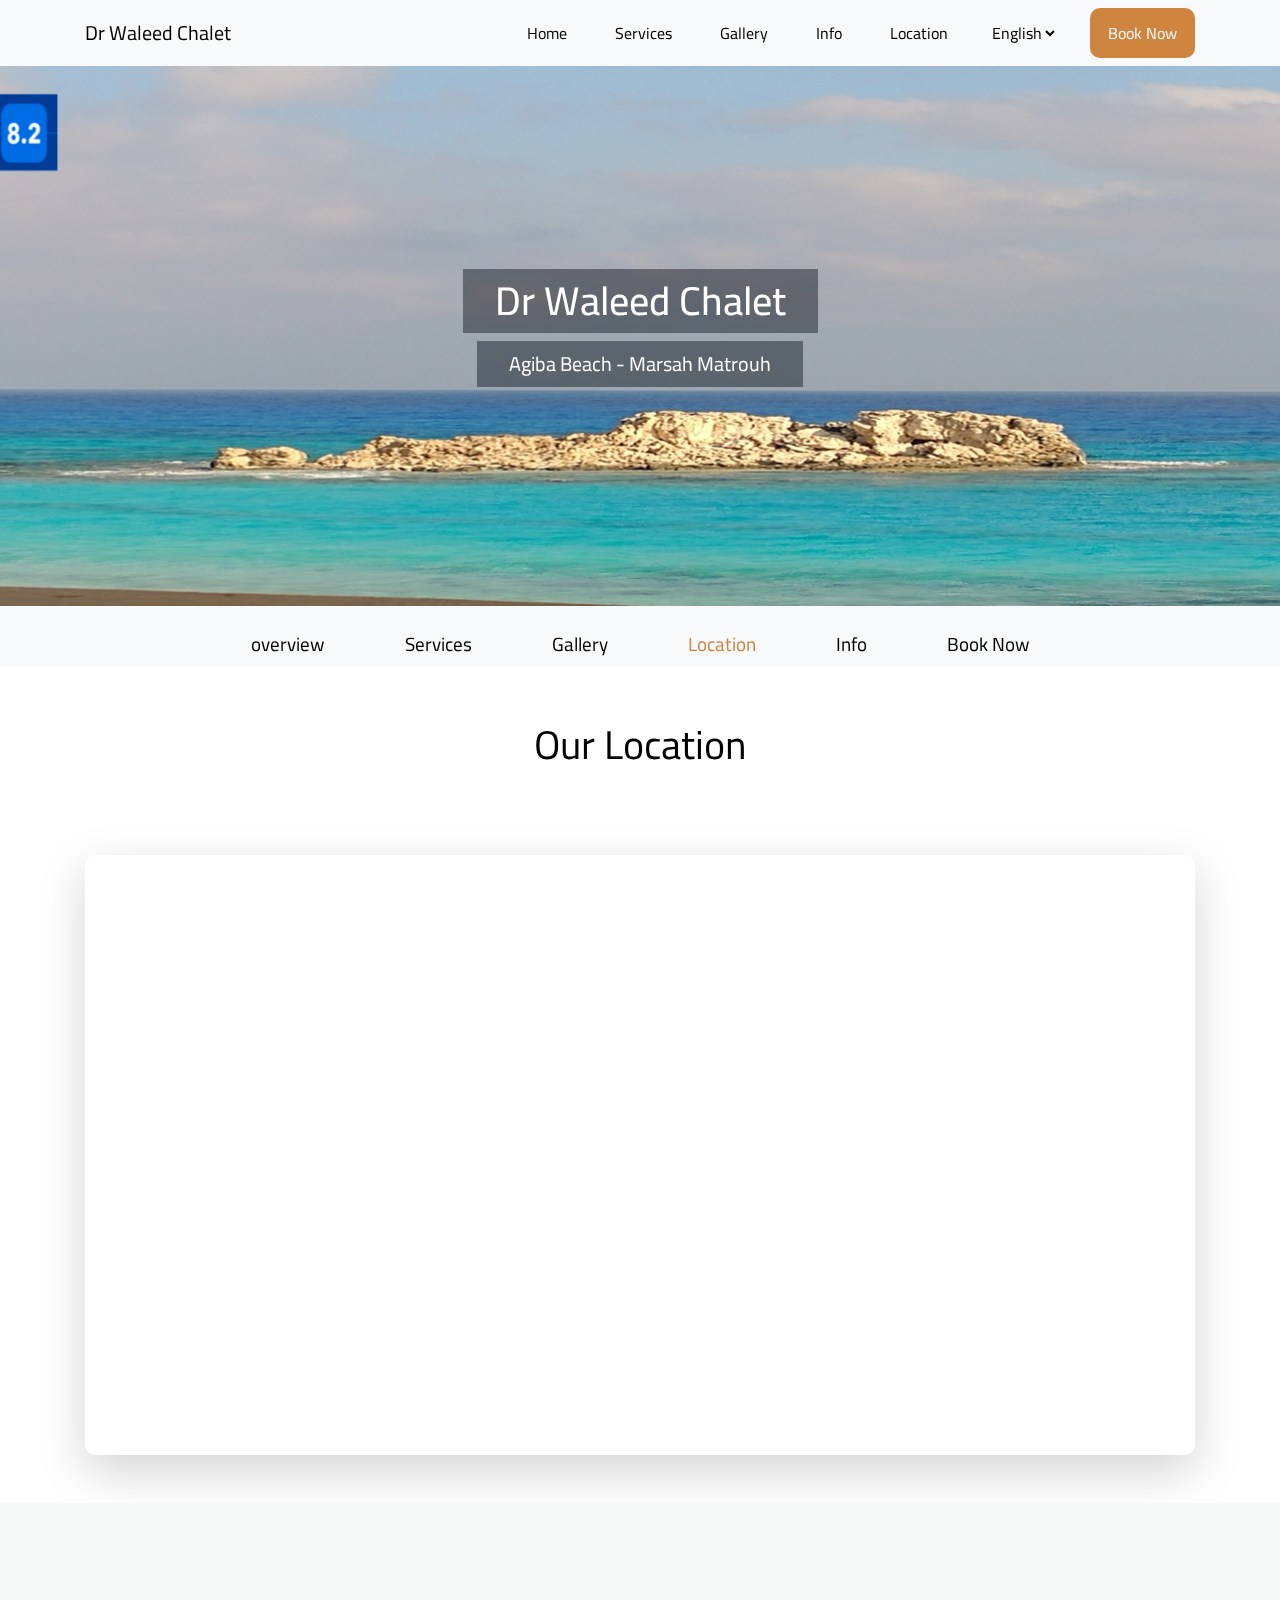
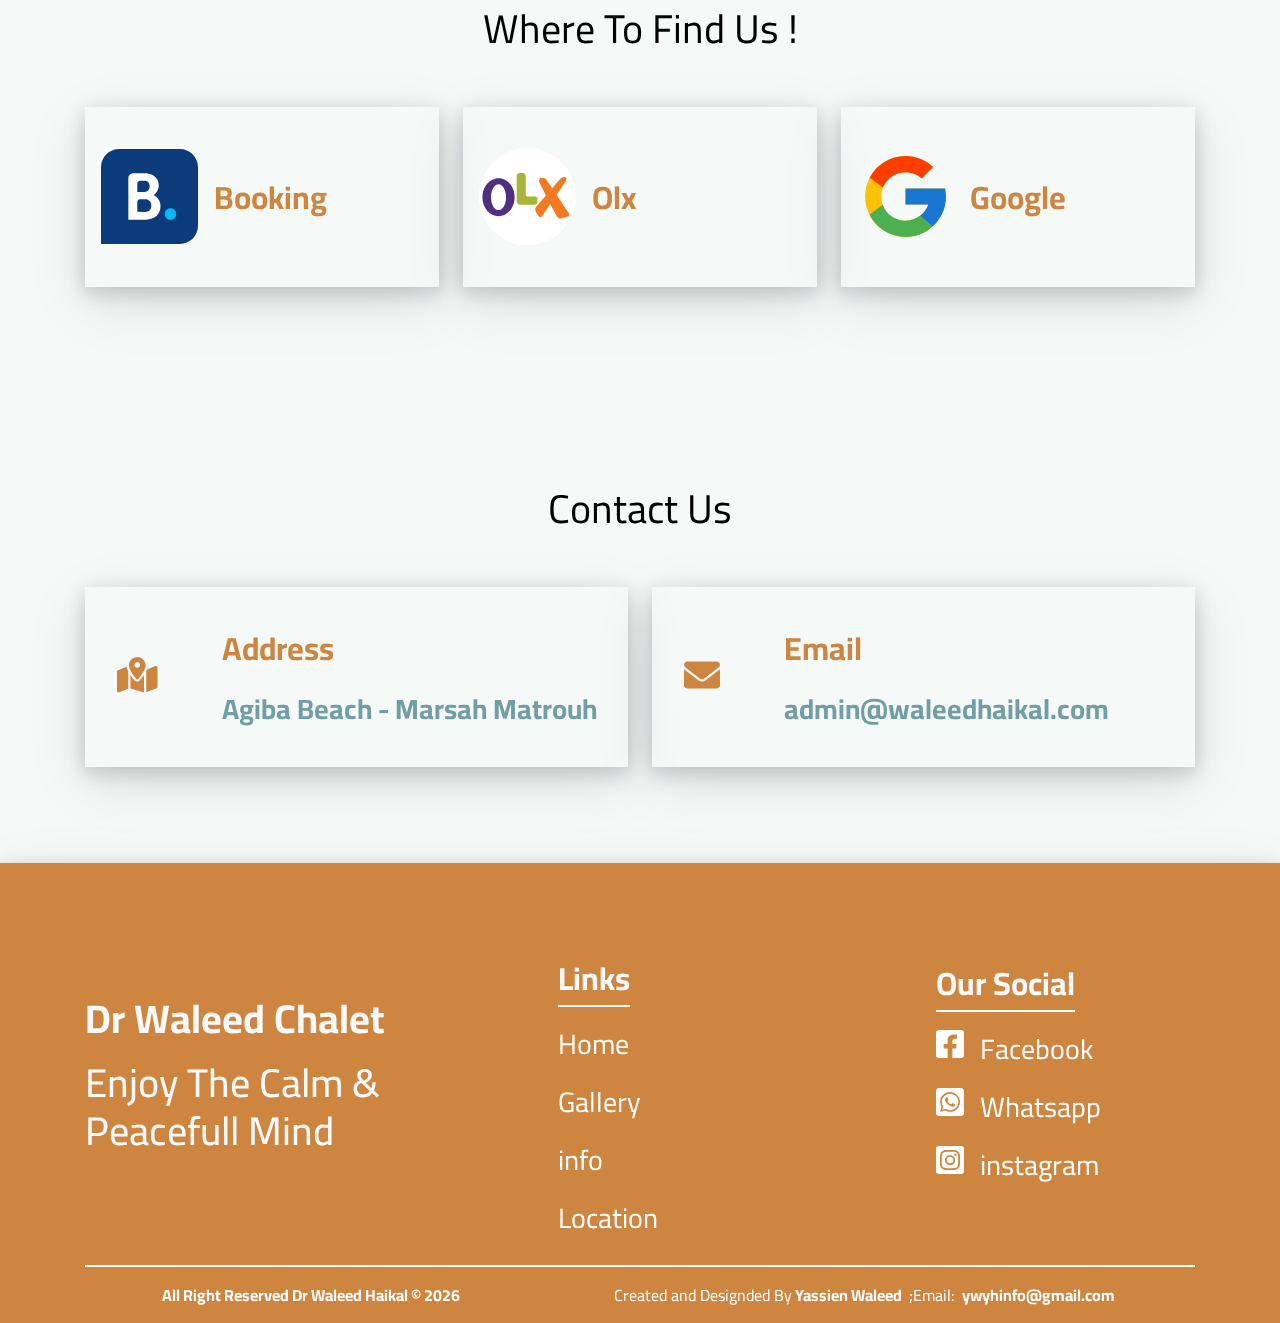
<file: html/location.html>
<!DOCTYPE html>
<html lang="en">
<head>
    <meta charset="UTF-8">
    <meta http-equiv="X-UA-Compatible" content="IE=edge">
    <meta name="viewport" content="width=device-width, initial-scale=1.0">
    <title>Dr Waleed Chalet</title>
        <!-- Bootstrap -->
        <link rel="stylesheet" href="../css/bootstrap.min.css">
        <!-- Font Awsome -->
        <link rel="stylesheet" href="../css/all.min.css">
        <!-- Css File -->
        <link rel="stylesheet" href="../main.css/gallery.css">
        <!-- Google Fontds -->
        <link rel="preconnect" href="https://fonts.googleapis.com">
        <link rel="preconnect" href="https://fonts.gstatic.com" crossorigin>
        <link href="https://fonts.googleapis.com/css2?family=Cairo:wght@200;300;400;500;600;700;800;900&display=swap" rel="stylesheet">
        <!-- web site icon -->
<!-- -->
    </head>
    <body>
    <!-- Start Navbar - Header -->
    <nav class="header navbar navbar-expand-lg bg-light">
      <div class="container container-fluid">
        <a class="navbar-brand en show" href="../index.html">Dr Waleed Chalet</a>
        <a class="navbar-brand ar" href="../index.html">شالية د / وليد هيكل</a>
        <button class="navbar-toggler" type="button" data-bs-toggle="collapse" data-bs-target="#navbarSupportedContent" aria-controls="navbarSupportedContent" aria-expanded="false" aria-label="Toggle navigation">
          <span class="navbar-toggler-icon"></span>
        </button>
        <div class="collapse navbar-collapse" id="navbarSupportedContent">
          <ul class="navbar-nav ms-auto mb-2 mb-lg-0">
            <li class="nav-item ">
              <a class="nav-link hover-btn en show active" aria-current="page" href="../index.html">Home</a>
              <a class="nav-link hover-btn ar active" aria-current="page" href="../index.html">الرئيسيه</a>
            </li>
            <li class="nav-item ">
              <a class="nav-link hover-btn en show" href="./services.html#services">Services</a>
              <a class="nav-link hover-btn ar" href="./services.html#services">خدماتنا</a>
            </li>
            <li class="nav-item ">
              <a class="nav-link hover-btn en show" href="./gallery.html#gallery">Gallery</a>
              <a class="nav-link hover-btn ar" href="./gallery.html#gallery">المعرض</a>  
            </li>
            <li class="nav-item ">
              <a class="nav-link hover-btn en show" href="./info.html#info">Info</a>
              <a class="nav-link hover-btn ar" href="./info.html#info">معلومات </a>
            </li>
            <li class="nav-item ">
              <a class="nav-link hover-btn en show" href="./location.html#location">Location</a>
              <a class="nav-link hover-btn ar" href="./location.html#location">موقعنا</a>
            </li>
            <li class="nav-item">
              <select name="lang" id="langList">
                <option value="en">English</option>
                <option value="ar">Arabic</option>
              </select>
            </li>
            <li class="nav-item booking-btn text-light">
              <a class="nav-link en show text-light" href="./booking.html#booking">Book Now</a>
              <a class="nav-link ar text-light" href="./booking.html#booking">أحجز الان</a>
            </li>
          </ul>
        </div>
      </div>
    </nav>
    <!-- End Navbar - Header -->
    <!-- Start Landing -->
    <div class="landing">
      <div class="btn-up">
        <div class="top"><a href="#" class="top"><i class="fa-solid fa-angles-up"></i></a></div>
      </div>
    </div>
    <!-- End Landing -->

    <!-- Start Photo Section -->
    <div class="photo-section">
      <div class="container first-slider" style="background-image: url(../imgs/sliderOne.png);">
          <div class="photo-title-one active">
              <h2 class="main-title en show">Dr Waleed Chalet</h2>
              <p class="main-describe en show">Agiba Beach - Marsah Matrouh</p>
              <h2 class="main-title ar">شالية د / وليد هيكل</h2>
              <p class="main-describe ar">شاطئ عجيبه - مرسى مطروح</p>
          </div>
          <div class="photo-title-two">
            <h2 class="main-title en show">Dr Waleed Chalet</h2>
            <p class="main-describe en show">Agiba Beach - Marsah Matrouh</p>
            <h2 class="main-title ar">شالية د / وليد هيكل</h2>
            <p class="main-describe ar">شاطئ عجيبه - مرسى مطروح</p>
          </div>
      </div>
    </div>
    <!-- End Photo Section -->
    <!-- Start Second bar -->
    <nav class="second-bar navbar-expand-lg bg-light pt-3">
      <div class="container">
          <button class="navbar-toggler" type="button" data-bs-toggle="collapse" data-bs-target="#navbarSupportedContentTwo" aria-controls="navbarSupportedContentTwo" aria-expanded="false" aria-label="Toggle navigation">
          <span class="navbar-toggler-icon"></span>
          </button>
          <div class="collapse navbar-collapse" id="navbarSupportedContentTwo">
          <ul class="navbar-nav">
              <li class="nav-item">
              <a class="nav-link en show " aria-current="page" href="../index.html#overview">overview</a>
              <a class="nav-link ar " aria-current="page" href="../index.html#overview">نظره عامه</a>
              </li>
              <li class="nav-item">
              <a class="nav-link en show" href="./services.html#services">Services</a>
              <a class="nav-link ar" href="./services.html#services">خدماتنا</a>
              </li>
              <li class="nav-item ">
                  <a class="nav-link en show  " href="./gallery.html#gallery">Gallery</a>
                  <a class="nav-link ar  " href="./gallery.html#gallery">المعرض</a>
              </li>
              <li class="nav-item  ">
                  <a class="nav-link en show  active" href="./location.html#location">Location</a>
                  <a class="nav-link ar  active " href="./location.html#location">موقعنا</a>
              </li>
              <li class="nav-item ">
              <a class="nav-link en show " href="./info.html#info">Info</a>
              <a class="nav-link ar  " href="./info.html#info">معلومات</a>
              </li>
              <li class="nav-item ">
              <a class="nav-link en show" href="./booking.html#booking">Book Now</a>
              <a class="nav-link ar" href="./booking.html#booking">احجز الان</a>
              </li>
          </ul>
          </div>
      </div>
  </nav>
    <!-- End Second bar -->
    <!-- Start location-section -->
    <div class="location-section pt-5 pb-5" id="location">
        <div class="container">
            <div class="main-title">
              <div class="special-title en show">Our Location</div>
              <div class="special-title ar">موقعنا على الخريطه</div>
              <iframe class="shadow-lg mt-5" style="border-radius: 10px;" src="https://www.google.com/maps/embed?pb=!1m18!1m12!1m3!1d3405.289426478359!2d27.043599684852218!3d31.406150981407524!2m3!1f0!2f0!3f0!3m2!1i1024!2i768!4f13.1!3m3!1m2!1s0x0%3A0x34fefc88a2fd3c35!2zMzHCsDI0JzIyLjEiTiAyN8KwMDInMjkuMSJF!5e0!3m2!1sar!2seg!4v1658696887031!5m2!1sar!2seg" width="100%" height="600" style="border:0;" allowfullscreen="" loading="lazy" referrerpolicy="no-referrer-when-downgrade"></iframe>   </div>
            </div>
    </div>
    <!-- End location-section -->
    <!-- Start Where Are We -->
    <div class="where pt-5 pb-5">
      <div class="container pb-5 pt-5">
        <div class="main-title">
          <div class="special-title en show">Where To Find Us !</div>
          <div class="special-title ar" style="direction: rtl;">اين تجدنا ايضا !</div>
        </div>   
        <div class="row pt-5">
          <div class="col-lg-4 col-md-5">
            <div class="box booking">
              <div class="logo"><img src="../imgs/bookingcom-1.svg" alt=""></div>
              <div class="column-box">
              <div class="address-logo fs-2">Booking</div>
              <!-- <div class="address fs-3 fw-bold">Agiba Beach - Marsah Matrouh</div> -->
              </div>
          </div>
          </div>
          <div class="col-lg-4 col-md-5">
            <div class="box olx">
              <div class="logo"><img src="../imgs/olxsvg.svg" alt=""></div>
              <div class="column-box">
              <div class="address-logo fs-2">Olx</div>
              <!-- <div class="address fs-3 fw-bold">01024824716</div> -->
              </div>
          </div>
          </div>
          <div class="col-lg-4 col-md-5">
            <div class="box google">
              <div class="logo"><img src="../imgs/google.svg" alt=""></div>
              <div class="column-box">
              <div class="address-logo fs-2">Google</div>
              <!-- <div class="address fs-3 fw-bold"><a href="mailto:admin@waleedhaikal.com">admin@waleedhaikal.com</a></div> -->
              </div>
          </div>
          </div>
        </div>
      </div>
    </div>
    <!-- End Where Are We -->
    <!-- Start Contact -->
    <div class="contact pt-5 pb-5">
      <div class="container pb-5 pt-5">
        <div class="main-title">
          <div class="special-title show en">Contact Us</div>
          <div class="special-title ar" style="direction:rtl;">تواصل معنا !</div>
        </div>   
        <div class="row pt-5 text-center">
          <div class="col-lg-6 col-md-6">
            <div class="box gps">
              <div class="logo"><i class="fas fa-map-marked-alt fa-2x"></i></div>
              <div class="column-box">
              <div class="address-logo fs-2 en show">Address</div>
              <div class="address-logo fs-2 ar">العنوان</div>
              <div class="address fs-3 fw-bold">Agiba Beach - Marsah Matrouh</div>
              </div>
          </div>
          </div>
          <div class="col-lg-6 col-md-6">
            <div class="box mail">
              <div class="logo"><i class="fas fa-envelope fa-2x"></i></div>
              <div class="column-box">
              <div class="address-logo fs-2 en show">Email</div>
              <div class="address-logo fs-2 ar">البريد الالكتروني</div>
              <div class="address fs-3 fw-bold"><a href="mailto:admin@waleedhaikal.com">admin@waleedhaikal.com</a></div>
              </div>
          </div>
          </div>
        </div>
      </div>
    </div>
    <!-- End Contact -->
    <!-- Start Location -->
    <div class="location pt-5 d-none">
        <div class="main-title">
          <div class="special-title en show">Our Location</div>
          <div class="special-title ar">موقعنا على الخريطه</div>
        </div>
        <iframe class="mt-5" src="https://www.google.com/maps/embed?pb=!1m18!1m12!1m3!1d3405.289426478359!2d27.043599684852218!3d31.406150981407524!2m3!1f0!2f0!3f0!3m2!1i1024!2i768!4f13.1!3m3!1m2!1s0x0%3A0x34fefc88a2fd3c35!2zMzHCsDI0JzIyLjEiTiAyN8KwMDInMjkuMSJF!5e0!3m2!1sar!2seg!4v1658696887031!5m2!1sar!2seg" width="100%" height="450" style="border:0;" allowfullscreen="" loading="lazy" referrerpolicy="no-referrer-when-downgrade"></iframe> 
    </div>
    <!-- End Location -->
    <!-- Start Footer -->
    <div class="footer text-white-50 pt-5">
      <div class="container ">
        <div class="row">
          <div class="col-md-4 col-lg-4">
            <div class="title info ">
              <h1 class="text-light logo fw-bold pb-2 en show">Dr Waleed Chalet</h1>
              <h1 class="text-light logo fw-bold pb-2 ar">شالية د / وليد هيكل</h1>
              <h3 class="fs-1 pb-2 text-light en show">Enjoy The Calm & Peacefull Mind</h3>  
              <h3 class="fs-1 pb-2 text-light ar">استمتع بالهدوء والسكينه</h3>  
              </div>
          </div>
          <div class="col-lg-1"></div>
          <div class="col-md-4 col-lg-3">
            <div class="title links">
              <h4 class="text-light fs-2 fw-bold pb-2 logo mt-5 en show" >Links</h4>
              <h4 class="text-light fs-2 fw-bold pb-2 logo mt-5  ar" >روابط تهمك</h4>
              <ul class="">
                <li class=""><a class=" fs-3 en show"  href="index.html">Home</a></li>
                <li class=""><a class=" fs-3 ar"  href="index.html">الرئيسيه</a></li>
                <li class=""><a class=" fs-3 en show" href="./html/gallery.html">Gallery</a></li>
                <li class=""><a class=" fs-3 ar" href="./html/gallery.html">المعرض</a></li>
                <li class=""><a class=" fs-3 en show" href="./html/info.html">info</a></li>
                <li class=""><a class=" fs-3 ar" href="./html/info.html">معلومات</a></li>
                <li class=""><a class=" fs-3 en show" href="./html/location.html">Location</a></li>
                <li class=""><a class=" fs-3 ar" href="./html/location.html">موقعنا</a></li>
              </ul>
            </div>
          </div>
          <div class="col-lg-1"></div>
          <div class="col-md-4 col-lg-3">
            <div class="title links">
              <h4 class="text-light fs-2 fw-bold pb-2 logo mt-5 en show" >Our Social</h4>
              <h4 class="text-light fs-2 fw-bold pb-2 logo mt-5 ar" >مواقع التواصل</h4>
              <ul class="">
                <li class=""><a class=" fs-3 en show" href="https://www.facebook.com/waleed.haikal.3"><i class="fa-brands fa-facebook-square fs-2 pe-3"></i>Facebook</a></li>
                <li class=""><a class=" fs-3 ar" href="https://www.facebook.com/waleed.haikal.3"><i class="fa-brands fa-facebook-square fs-2 ps-3"></i>Facebook</a></li>
                <li class=""><a class=" fs-3 en show" href="https://wa.me/01024824716"><i class="fa-brands fa-whatsapp-square fs-2 pe-3"></i>Whatsapp</a></li>
                <li class=""><a class=" fs-3 ar" href="https://wa.me/01024824716"><i class="fa-brands fa-whatsapp-square fs-2 ps-3"></i>Whatsapp</a></li>
                <li class=""><a class=" fs-3 en show" href="https://www.instagram.com/waleed_haikal/"><i class="fa-brands fa-instagram-square fs-2 pe-3"></i>instagram</a></li>
                <li class=""><a class=" fs-3 ar" href="https://www.instagram.com/waleed_haikal/"><i class="fa-brands fa-instagram-square fs-2 ps-3"></i>instagram</a></li>
                <br>
                <br>
              </ul>
            </div>
          </div>
          </div>
          <div class="copyright pt-3 pb-3">
            <div class="creator">
              Created and Designded By<a href="mailto:yassienwyh0@gmail.com">Yassien Waleed</a> 
                ;Email: <span><a href="mailto:ywyhinfo@gmail.com">ywyhinfo@gmail.com</a></span>
            </div>
            <div class="right">
              All Right Reserved Dr Waleed Haikal &#169; <script>let nowDate = new Date(); document.write(nowDate.getFullYear());</script>
            </div>
          </div>

      </div>
    </div>
    <!-- End Footer -->
    <!-- js main file -->
    <script src="../js/all.js"></script>
    <!-- Bootstrap -->
    <script src="../js/bootstrap.bundle.min.js"></script>
    <!-- Font Awsome -->
    <script src="../js/all.min.js"></script>
</body>
</html>
</file>
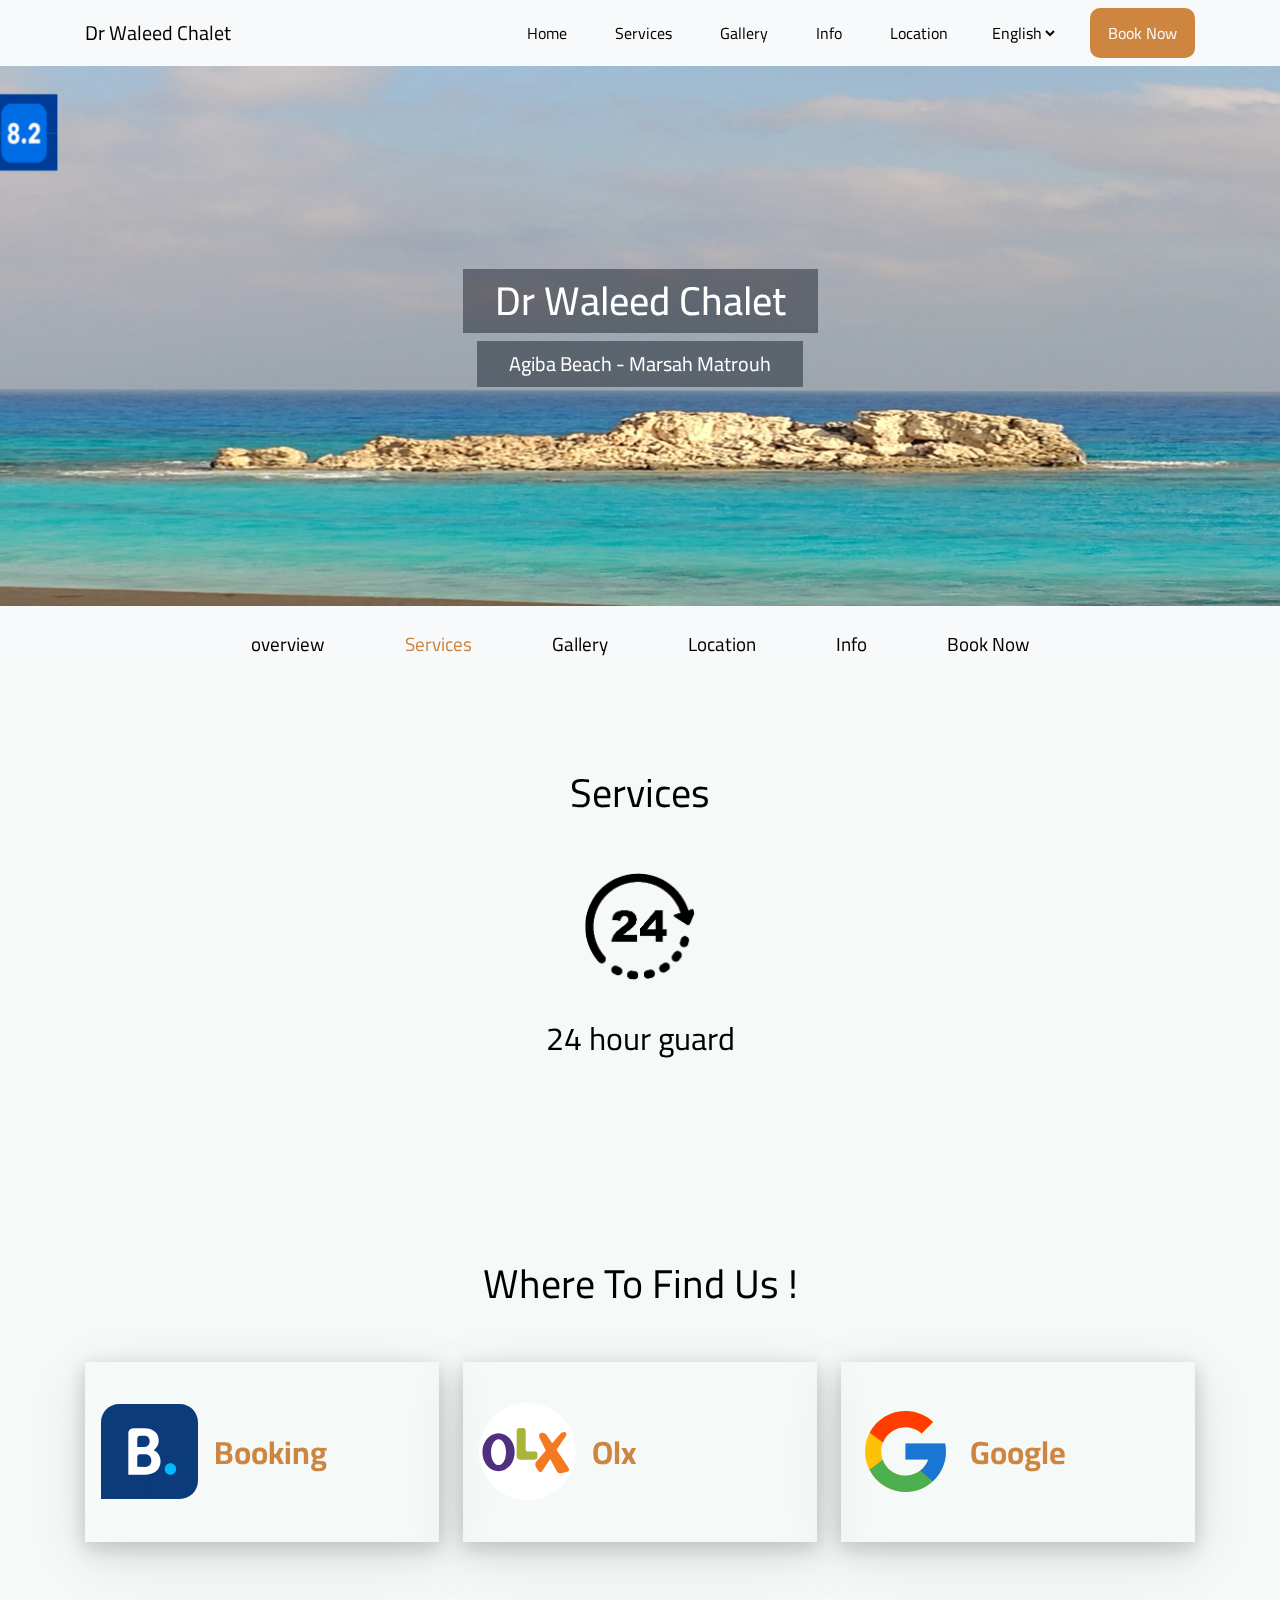
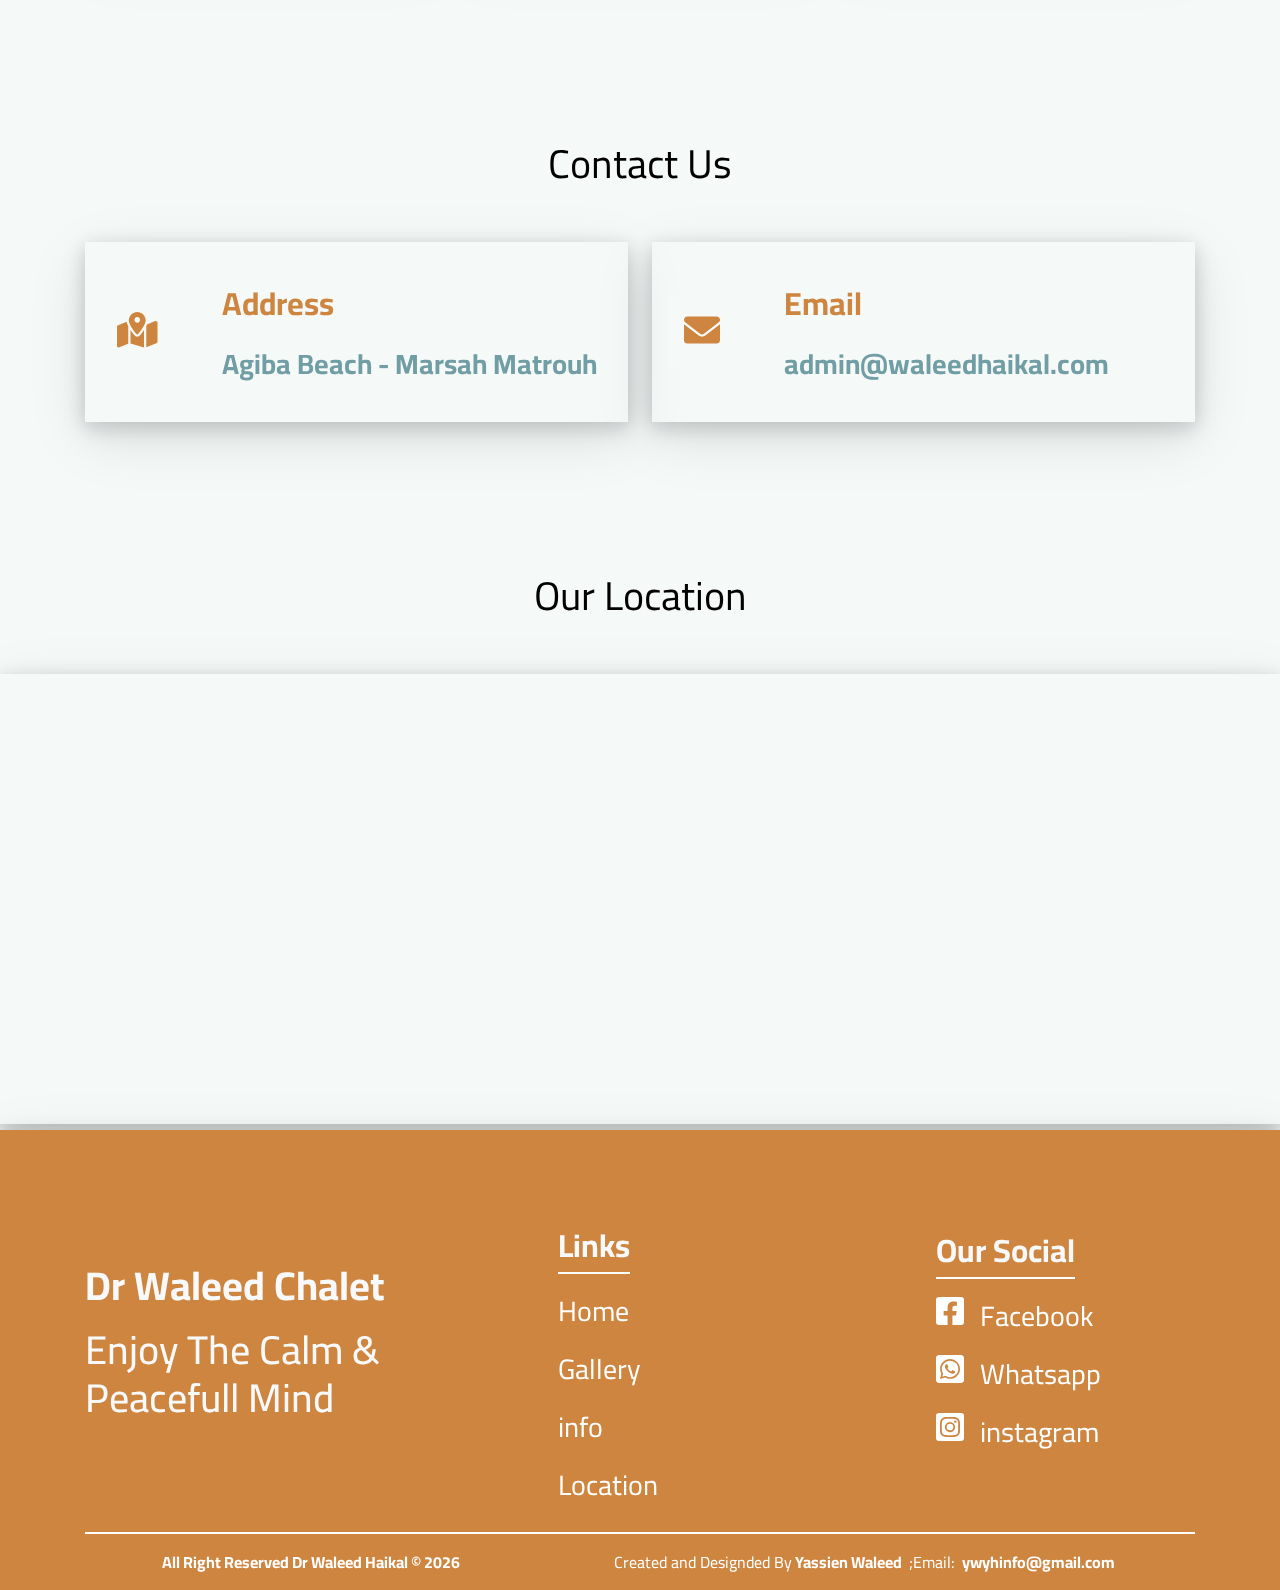
<file: html/services.html>
<!DOCTYPE html>
<html lang="en">
<head>
    <meta charset="UTF-8">
    <meta http-equiv="X-UA-Compatible" content="IE=edge">
    <meta name="viewport" content="width=device-width, initial-scale=1.0">
    <title>Dr Waleed Chalet</title>
        <!-- Bootstrap -->
        <link rel="stylesheet" href="../css/bootstrap.min.css">
        <!-- Font Awsome -->
        <link rel="stylesheet" href="../css/all.min.css">
        <!-- Css File -->
        <link rel="stylesheet" href="../main.css/services.css">
        <!-- Google Fontds -->
        <link rel="preconnect" href="https://fonts.googleapis.com">
        <link rel="preconnect" href="https://fonts.gstatic.com" crossorigin>
        <link href="https://fonts.googleapis.com/css2?family=Cairo:wght@200;300;400;500;600;700;800;900&display=swap" rel="stylesheet">
        <!-- web site icon -->
<!-- -->
    </head>
    <body>
    <!-- Start Navbar - Header -->
    <nav class="header navbar navbar-expand-lg bg-light">
      <div class="container container-fluid">
        <a class="navbar-brand en show" href="../index.html">Dr Waleed Chalet</a>
        <a class="navbar-brand ar" href="../index.html">شالية د / وليد هيكل</a>
        <button class="navbar-toggler" type="button" data-bs-toggle="collapse" data-bs-target="#navbarSupportedContent" aria-controls="navbarSupportedContent" aria-expanded="false" aria-label="Toggle navigation">
          <span class="navbar-toggler-icon"></span>
        </button>
        <div class="collapse navbar-collapse" id="navbarSupportedContent">
          <ul class="navbar-nav ms-auto mb-2 mb-lg-0">
            <li class="nav-item ">
              <a class="nav-link hover-btn en show active" aria-current="page" href="../index.html">Home</a>
              <a class="nav-link hover-btn ar active" aria-current="page" href="../index.html">الرئيسيه</a>
            </li>
            <li class="nav-item ">
              <a class="nav-link hover-btn en show" href="./services.html#services">Services</a>
              <a class="nav-link hover-btn ar" href="./services.html#services">خدماتنا</a>
            </li>
            <li class="nav-item ">
              <a class="nav-link hover-btn en show" href="./gallery.html#gallery">Gallery</a>
              <a class="nav-link hover-btn ar" href="./gallery.html#gallery">المعرض</a>  
            </li>
            <li class="nav-item ">
              <a class="nav-link hover-btn en show" href="./info.html#info">Info</a>
              <a class="nav-link hover-btn ar" href="./info.html#info">معلومات </a>
            </li>
            <li class="nav-item ">
              <a class="nav-link hover-btn en show" href="./location.html#location">Location</a>
              <a class="nav-link hover-btn ar" href="./location.html#location">موقعنا</a>
            </li>
            <li class="nav-item">
              <select name="lang" id="langList">
                <option value="en">English</option>
                <option value="ar">Arabic</option>
              </select>
            </li>
            <li class="nav-item booking-btn text-light">
              <a class="nav-link en show text-light" href="./booking.html#booking">Book Now</a>
              <a class="nav-link ar text-light" href="./booking.html#booking">أحجز الان</a>
            </li>
          </ul>
        </div>
      </div>
    </nav>
    <!-- End Navbar - Header -->
    <!-- Start Landing -->
    <div class="landing">
      <div class="btn-up">
        <div class="top"><a href="#" class="top"><i class="fa-solid fa-angles-up"></i></a></div>
      </div>
    </div>
    <!-- End Landing -->
    <!-- Start Photo Section -->
    <div class="photo-section">
      <div class="container first-slider" style="background-image: url(../imgs/sliderOne.png);">
          <div class="photo-title-one active">
              <h2 class="main-title en show">Dr Waleed Chalet</h2>
              <p class="main-describe en show">Agiba Beach - Marsah Matrouh</p>
              <h2 class="main-title ar">شالية د / وليد هيكل</h2>
              <p class="main-describe ar">شاطئ عجيبه - مرسى مطروح</p>
          </div>
          <div class="photo-title-two">
            <h2 class="main-title en show">Dr Waleed Chalet</h2>
            <p class="main-describe en show">Agiba Beach - Marsah Matrouh</p>
            <h2 class="main-title ar">شالية د / وليد هيكل</h2>
            <p class="main-describe ar">شاطئ عجيبه - مرسى مطروح</p>
          </div>
      </div>
    </div>
    <!-- End Photo Section -->
    <!-- Start Second bar -->
    <nav class="second-bar navbar-expand-lg bg-light pt-3">
      <div class="container">
          <button class="navbar-toggler" type="button" data-bs-toggle="collapse" data-bs-target="#navbarSupportedContentTwo" aria-controls="navbarSupportedContentTwo" aria-expanded="false" aria-label="Toggle navigation">
          <span class="navbar-toggler-icon"></span>
          </button>
          <div class="collapse navbar-collapse" id="navbarSupportedContentTwo">
          <ul class="navbar-nav">
              <li class="nav-item">
              <a class="nav-link en show " aria-current="page" href="../index.html#overview">overview</a>
              <a class="nav-link ar " aria-current="page" href="../index.html#overview">نظره عامه</a>
              </li>
              <li class="nav-item">
              <a class="nav-link en show active  " href="./services.html#services">Services</a>
              <a class="nav-link ar active " href="./services.html#services">خدماتنا</a>
              </li>
              <li class="nav-item ">
                  <a class="nav-link en show  " href="./gallery.html#gallery">Gallery</a>
                  <a class="nav-link ar  " href="./gallery.html#gallery">المعرض</a>
              </li>
              <li class="nav-item  ">
                  <a class="nav-link en show" href="./location.html#location">Location</a>
                  <a class="nav-link ar " href="./location.html#location">موقعنا</a>
              </li>
              <li class="nav-item ">
              <a class="nav-link en show " href="./info.html#info">Info</a>
              <a class="nav-link ar  " href="./info.html#info">معلومات</a>
              </li>
              <li class="nav-item ">
              <a class="nav-link en show" href="./booking.html#booking">Book Now</a>
              <a class="nav-link ar" href="./booking.html#booking">احجز الان</a>
              </li>
          </ul>
          </div>
      </div>
  </nav>
    <!-- End Second bar -->
    <!-- Start Services -->
    <div class="services pt-5 pb-5" id="services">
        <div class="container pt-5 pb-5">
          <div class="main-title">
            <div class="special-title en show mb-5">Services</div>
            <div class="special-title ar">حدماتنا</div>
          </div>
            <div class="row ">
                <div class="col-lg-12 d-flex justify-content-center align-items-center flex-column">
                    <img class="rounded-circle" style="max-width:100%; width:10%;" src="../imgs/guard.png" alt="">
                    <div class="describe fs-2 mt-3 text-center ">24 hour guard</div>
                </div>
            </div>
        </div>
    </div>
    <!-- End Services -->
    <!-- Start Where Are We -->
    <div class="where pt-5 pb-5">
      <div class="container pb-5 pt-5">
        <div class="main-title">
          <div class="special-title en show">Where To Find Us !</div>
          <div class="special-title ar" style="direction: rtl;">اين تجدنا ايضا !</div>
        </div>   
        <div class="row pt-5">
          <div class="col-lg-4 col-md-5">
            <div class="box booking">
              <div class="logo"><img src="../imgs/bookingcom-1.svg" alt=""></div>
              <div class="column-box">
              <div class="address-logo fs-2">Booking</div>
              <!-- <div class="address fs-3 fw-bold">Agiba Beach - Marsah Matrouh</div> -->
              </div>
          </div>
          </div>
          <div class="col-lg-4 col-md-5">
            <div class="box olx">
              <div class="logo"><img src="../imgs/olxsvg.svg" alt=""></div>
              <div class="column-box">
              <div class="address-logo fs-2">Olx</div>
              <!-- <div class="address fs-3 fw-bold">01024824716</div> -->
              </div>
          </div>
          </div>
          <div class="col-lg-4 col-md-5">
            <div class="box google">
              <div class="logo"><img src="../imgs/google.svg" alt=""></div>
              <div class="column-box">
              <div class="address-logo fs-2">Google</div>
              <!-- <div class="address fs-3 fw-bold"><a href="mailto:admin@waleedhaikal.com">admin@waleedhaikal.com</a></div> -->
              </div>
          </div>
          </div>
        </div>
      </div>
    </div>
    <!-- End Where Are We -->
    <!-- Start Contact -->
    <div class="contact pt-5 pb-5">
      <div class="container pb-5 pt-5">
        <div class="main-title">
          <div class="special-title show en">Contact Us</div>
          <div class="special-title ar" style="direction:rtl;">تواصل معنا !</div>
        </div>   
        <div class="row pt-5 text-center">
          <div class="col-lg-6 col-md-6">
            <div class="box gps">
              <div class="logo"><i class="fas fa-map-marked-alt fa-2x"></i></div>
              <div class="column-box">
              <div class="address-logo fs-2 en show">Address</div>
              <div class="address-logo fs-2 ar">العنوان</div>
              <div class="address fs-3 fw-bold">Agiba Beach - Marsah Matrouh</div>
              </div>
          </div>
          </div>
          <div class="col-lg-6 col-md-6">
            <div class="box mail">
              <div class="logo"><i class="fas fa-envelope fa-2x"></i></div>
              <div class="column-box">
              <div class="address-logo fs-2 en show">Email</div>
              <div class="address-logo fs-2 ar">البريد الالكتروني</div>
              <div class="address fs-3 fw-bold"><a href="mailto:admin@waleedhaikal.com">admin@waleedhaikal.com</a></div>
              </div>
          </div>
          </div>
        </div>
      </div>
    </div>
    <!-- End Contact -->
    <!-- Start Location -->
    <div class="location pt-5">
        <div class="main-title">
          <div class="special-title en show">Our Location</div>
          <div class="special-title ar">موقعنا على الخريطه</div>
        </div>
        <iframe class="mt-5" src="https://www.google.com/maps/embed?pb=!1m18!1m12!1m3!1d3405.289426478359!2d27.043599684852218!3d31.406150981407524!2m3!1f0!2f0!3f0!3m2!1i1024!2i768!4f13.1!3m3!1m2!1s0x0%3A0x34fefc88a2fd3c35!2zMzHCsDI0JzIyLjEiTiAyN8KwMDInMjkuMSJF!5e0!3m2!1sar!2seg!4v1658696887031!5m2!1sar!2seg" width="100%" height="450" style="border:0;" allowfullscreen="" loading="lazy" referrerpolicy="no-referrer-when-downgrade"></iframe> 
    </div>
    <!-- End Location -->
    <!-- Start Footer -->
    <div class="footer text-white-50 pt-5">
      <div class="container ">
        <div class="row">
          <div class="col-md-4 col-lg-4">
            <div class="title info ">
              <h1 class="text-light logo fw-bold pb-2 en show">Dr Waleed Chalet</h1>
              <h1 class="text-light logo fw-bold pb-2 ar">شالية د / وليد هيكل</h1>
              <h3 class="fs-1 pb-2 text-light en show">Enjoy The Calm & Peacefull Mind</h3>  
              <h3 class="fs-1 pb-2 text-light ar">استمتع بالهدوء والسكينه</h3>  
              </div>
          </div>
          <div class="col-lg-1"></div>
          <div class="col-md-4 col-lg-3">
            <div class="title links">
              <h4 class="text-light fs-2 fw-bold pb-2 logo mt-5 en show" >Links</h4>
              <h4 class="text-light fs-2 fw-bold pb-2 logo mt-5  ar" >روابط تهمك</h4>
              <ul class="">
                <li class=""><a class=" fs-3 en show"  href="index.html">Home</a></li>
                <li class=""><a class=" fs-3 ar"  href="index.html">الرئيسيه</a></li>
                <li class=""><a class=" fs-3 en show" href="./html/gallery.html">Gallery</a></li>
                <li class=""><a class=" fs-3 ar" href="./html/gallery.html">المعرض</a></li>
                <li class=""><a class=" fs-3 en show" href="./html/info.html">info</a></li>
                <li class=""><a class=" fs-3 ar" href="./html/info.html">معلومات</a></li>
                <li class=""><a class=" fs-3 en show" href="./html/location.html">Location</a></li>
                <li class=""><a class=" fs-3 ar" href="./html/location.html">موقعنا</a></li>
              </ul>
            </div>
          </div>
          <div class="col-lg-1"></div>
          <div class="col-md-4 col-lg-3">
            <div class="title links">
              <h4 class="text-light fs-2 fw-bold pb-2 logo mt-5 en show" >Our Social</h4>
              <h4 class="text-light fs-2 fw-bold pb-2 logo mt-5 ar" >مواقع التواصل</h4>
              <ul class="">
                <li class=""><a class=" fs-3 en show" href="https://www.facebook.com/waleed.haikal.3"><i class="fa-brands fa-facebook-square fs-2 pe-3"></i>Facebook</a></li>
                <li class=""><a class=" fs-3 ar" href="https://www.facebook.com/waleed.haikal.3"><i class="fa-brands fa-facebook-square fs-2 ps-3"></i>Facebook</a></li>
                <li class=""><a class=" fs-3 en show" href="https://wa.me/01024824716"><i class="fa-brands fa-whatsapp-square fs-2 pe-3"></i>Whatsapp</a></li>
                <li class=""><a class=" fs-3 ar" href="https://wa.me/01024824716"><i class="fa-brands fa-whatsapp-square fs-2 ps-3"></i>Whatsapp</a></li>
                <li class=""><a class=" fs-3 en show" href="https://www.instagram.com/waleed_haikal/"><i class="fa-brands fa-instagram-square fs-2 pe-3"></i>instagram</a></li>
                <li class=""><a class=" fs-3 ar" href="https://www.instagram.com/waleed_haikal/"><i class="fa-brands fa-instagram-square fs-2 ps-3"></i>instagram</a></li>
                <br>
                <br>
              </ul>
            </div>
          </div>
          </div>
          <div class="copyright pt-3 pb-3">
            <div class="creator">
              Created and Designded By<a href="mailto:yassienwyh0@gmail.com">Yassien Waleed</a> 
                ;Email: <span><a href="mailto:ywyhinfo@gmail.com">ywyhinfo@gmail.com</a></span>
            </div>
            <div class="right">
              All Right Reserved Dr Waleed Haikal &#169; <script>let nowDate = new Date(); document.write(nowDate.getFullYear());</script>
            </div>
          </div>

      </div>
    </div>
    <!-- End Footer -->
    <!-- js main file -->
    <script src="../js/all.js"></script>
    <!-- Bootstrap -->
    <script src="../js/bootstrap.bundle.min.js"></script>
    <!-- Font Awsome -->
    <script src="../js/all.min.js"></script>
</body>
</html>
</file>
<file: main.css/booking.css>
/* Start Global Rules */
.en,
.ar {
  display: none !important;
}
.en.show,
.ar.show {
  display: -webkit-box !important;
  display: -ms-flexbox !important;
  display: flex !important;
}

* {
  -webkit-box-sizing: border-box;
  box-sizing: border-box;
  margin: 0;
  font-family: "Cairo", sans-serif;
}

body {
  -webkit-transition: 0.3s;
  transition: 0.3s;
  overflow-x: hidden;
}

html {
  scroll-behavior: smooth;
}

.main-title {
  display: -webkit-box;
  display: -ms-flexbox;
  display: flex;
  -webkit-box-pack: center;
      -ms-flex-pack: center;
          justify-content: center;
  -webkit-box-align: center;
      -ms-flex-align: center;
          align-items: center;
  -webkit-box-orient: vertical;
  -webkit-box-direction: normal;
      -ms-flex-direction: column;
          flex-direction: column;
  gap: 2rem;
}
.main-title p {
  text-align: center;
  font-size: 16px;
}

.special-title {
  color: black;
  font-size: 40px;
  text-align: center;
}

.booking-btn {
  padding: 5px 10px;
  background-color: peru;
  border-radius: 10px;
  color: white !important;
}
.booking-btn:hover {
  color: white !important;
}

input[type=text]::-webkit-input-placeholder {
  -webkit-transition: opacity 0.3s;
  transition: opacity 0.3s;
}

input[type=text]::-moz-placeholder {
  -moz-transition: opacity 0.3s;
  transition: opacity 0.3s;
}

input[type=text]:-ms-input-placeholder {
  -ms-transition: opacity 0.3s;
  transition: opacity 0.3s;
}

input[type=text]::-ms-input-placeholder {
  -ms-transition: opacity 0.3s;
  transition: opacity 0.3s;
}

input[type=text]::placeholder {
  -webkit-transition: opacity 0.3s;
  transition: opacity 0.3s;
}

input[type=text]:focus::-webkit-input-placeholder {
  opacity: 0;
}

input[type=text]:focus::-moz-placeholder {
  opacity: 0;
}

input[type=text]:focus:-ms-input-placeholder {
  opacity: 0;
}

input[type=text]:focus::-ms-input-placeholder {
  opacity: 0;
}

input[type=text]:focus::placeholder {
  opacity: 0;
}

::-webkit-scrollbar {
  width: 10px;
  -webkit-transition: 0.3s;
  transition: 0.3s;
}

::-webkit-scrollbar-track {
  background-color: transparent;
}

::-webkit-scrollbar-thumb {
  background-color: #3bb3a6;
  border-radius: 4.5px;
  height: 100px;
  -webkit-transition: 1s;
  transition: 1s;
}

::-webkit-scrollbar-thumb:hover {
  background-color: var(--main-second-color);
}

::-moz-selection {
  background-color: transparent;
  color: gold;
  background-color: black;
  border-radius: 2px;
}

::selection {
  background-color: transparent;
  color: gold;
  background-color: black;
  border-radius: 2px;
}

body {
  font-family: Arial, Helvetica, sans-serif;
}

a {
  text-decoration: none;
}

ul {
  list-style: none;
  margin: 0;
  padding: 0;
}

.container {
  padding-left: 15px;
  padding-right: 15px;
  margin-left: auto;
  margin-right: auto;
}

.navbar-toggler span {
  background-image: url("../imgs/toggler.png") !important;
  font-size: 16px;
}

/* end global varibal*/
/* Start Navbar - Header */
.navbar {
  background-color: #f5f9f7;
}
.navbar .container .navbar-brand {
  color: black;
  font-size: 20px;
  -webkit-transition: 0.3s;
  transition: 0.3s;
}
.navbar .container .navbar-brand:hover {
  color: peru !important;
}
.navbar .container .navbar-nav {
  display: -webkit-box;
  display: -ms-flexbox;
  display: flex;
  -webkit-box-pack: center;
      -ms-flex-pack: center;
          justify-content: center;
  -webkit-box-align: center;
      -ms-flex-align: center;
          align-items: center;
  gap: 2rem;
}
@media (max-width: 991px) {
  .navbar .container .navbar-nav {
    -webkit-box-pack: start;
        -ms-flex-pack: start;
            justify-content: flex-start;
    -webkit-box-align: start;
        -ms-flex-align: start;
            align-items: flex-start;
  }
}
.navbar .container .navbar-nav .nav-item .nav-link {
  color: black;
  font-size: 16px;
  -webkit-transition: 0.3s;
  transition: 0.3s;
}
.navbar .container .navbar-nav .nav-item .nav-link.hover-btn:hover {
  color: peru !important;
}
.navbar .container .navbar-nav #langList {
  -webkit-transition: 0.3s;
  transition: 0.3s;
  cursor: pointer;
  background-color: transparent;
  border: none;
  outline: none;
  font-size: 16px;
}
.navbar .container .navbar-nav #langList:hover {
  color: peru;
}

/* End Navbar - Header */
.landing {
  position: relative;
  z-index: 1000;
  /* Start Btn Top */
}
.landing .btn-up {
  z-index: 1000;
  opacity: 0;
  -webkit-transition: 0.5s;
  transition: 0.5s;
}
.landing .btn-up .top {
  position: fixed;
  bottom: 30px;
  left: 30px;
  background-color: peru;
  border-radius: 50%;
  min-width: 56px;
  min-height: 56px;
  display: -webkit-box;
  display: -ms-flexbox;
  display: flex;
  -webkit-box-pack: center;
      -ms-flex-pack: center;
          justify-content: center;
  -webkit-box-align: center;
      -ms-flex-align: center;
          align-items: center;
}
.landing .btn-up .top a {
  font-size: x-large;
  color: white;
}

/* Start Photo Section */
.photo-section {
  background-color: #f5f9f7;
}
.photo-section .container {
  background-position: 50% 50%;
  background-repeat: no-repeat;
  background-size: cover;
  max-width: 100%;
  max-height: 60vh;
  min-height: 60vh;
  display: -webkit-box;
  display: -ms-flexbox;
  display: flex;
  -webkit-box-pack: center;
      -ms-flex-pack: center;
          justify-content: center;
  -webkit-box-align: center;
      -ms-flex-align: center;
          align-items: center;
}
.photo-section .container .photo-title-one,
.photo-section .container .photo-title-two {
  display: -webkit-box;
  display: -ms-flexbox;
  display: flex;
  -webkit-box-pack: center;
      -ms-flex-pack: center;
          justify-content: center;
  -webkit-box-align: center;
      -ms-flex-align: center;
          align-items: center;
  -webkit-box-orient: vertical;
  -webkit-box-direction: normal;
      -ms-flex-direction: column;
          flex-direction: column;
  margin-bottom: -4%;
  opacity: 0;
  position: absolute;
  -webkit-transition: 0.5s;
  transition: 0.5s;
}
.photo-section .container .photo-title-one.active,
.photo-section .container .photo-title-two.active {
  opacity: 1;
  margin: 0%;
}
.photo-section .container .photo-title-one .main-title,
.photo-section .container .photo-title-two .main-title {
  color: white;
  font-size: 40px;
  background-color: rgba(0, 0, 0, 0.4);
  -webkit-backdrop-filter: saturate(180%) blur(3px) !important;
          backdrop-filter: saturate(180%) blur(3px) !important;
  padding: 0.5rem 2rem;
}
.photo-section .container .photo-title-one .main-describe,
.photo-section .container .photo-title-two .main-describe {
  color: white;
  font-size: 20px;
  background-color: rgba(0, 0, 0, 0.4);
  -webkit-backdrop-filter: saturate(180%) blur(3px) !important;
          backdrop-filter: saturate(180%) blur(3px) !important;
  padding: 0.5rem 2rem;
}
.photo-section .container .photo-title-two {
  margin-bottom: -8%;
}

/* End Photo Section */
/* Start Second Bar */
.second-bar {
  background-color: #f5f9f7;
  width: 100%;
}
@media (max-width: 991px) {
  .second-bar .container .navbar-toggler {
    display: -webkit-box;
    display: -ms-flexbox;
    display: flex;
    -webkit-box-pack: center;
        -ms-flex-pack: center;
            justify-content: center;
    -webkit-box-align: center;
        -ms-flex-align: center;
            align-items: center;
    margin: auto;
  }
}
.second-bar .container .navbar-nav {
  width: 100%;
  display: -webkit-box;
  display: -ms-flexbox;
  display: flex;
  -webkit-box-pack: center;
      -ms-flex-pack: center;
          justify-content: center;
  -webkit-box-align: center;
      -ms-flex-align: center;
          align-items: center;
  margin: auto;
  gap: 4rem;
}
@media (max-width: 991px) {
  .second-bar .container .navbar-nav {
    -webkit-box-pack: start;
        -ms-flex-pack: start;
            justify-content: flex-start;
    -webkit-box-align: start;
        -ms-flex-align: start;
            align-items: flex-start;
  }
}
.second-bar .container .navbar-nav .nav-item .nav-link {
  color: black;
  font-size: 19px;
}
.second-bar .container .navbar-nav .nav-item .nav-link:hover {
  color: peru;
}
.second-bar .container .navbar-nav .nav-item .nav-link.active {
  color: peru;
}

/* End Second Bar */
/* Start Where */
.where {
  background-color: #f5f9f7;
  position: relative;
  overflow: hidden;
}
.where .container {
  position: relative;
  -webkit-transition: 0.7s;
  transition: 0.7s;
  width: 90%;
}
@media (max-width: 991px) {
  .where .container .row {
    gap: 2rem;
  }
}
.where .container .row .box {
  -webkit-box-shadow: rgba(17, 17, 26, 0.1) 0px 4px 16px, rgba(17, 17, 26, 0.1) 0px 8px 24px, rgba(17, 17, 26, 0.1) 0px 16px 56px;
          box-shadow: rgba(17, 17, 26, 0.1) 0px 4px 16px, rgba(17, 17, 26, 0.1) 0px 8px 24px, rgba(17, 17, 26, 0.1) 0px 16px 56px;
  height: 20vh;
  display: -webkit-box;
  display: -ms-flexbox;
  display: flex;
  -webkit-box-orient: horizontal;
  -webkit-box-direction: normal;
      -ms-flex-direction: row;
          flex-direction: row;
  -webkit-box-align: center;
      -ms-flex-align: center;
          align-items: center;
  padding: 1rem;
  cursor: pointer;
  gap: 1rem;
  -webkit-transition: 0.3s;
  transition: 0.3s;
}
.where .container .row .box:hover {
  background-color: peru;
}
.where .container .row .box:hover .address-logo, .where .container .row .box:hover .address, .where .container .row .box:hover .address a {
  color: white !important;
}
.where .container .row .box .logo {
  color: peru;
  -webkit-transition: 0.3s;
  transition: 0.3s;
  width: 30%;
}
.where .container .row .box .logo img {
  max-width: 100%;
  width: 100%;
  background-color: transparent;
}
.where .container .row .box .column-box {
  display: -webkit-box;
  display: -ms-flexbox;
  display: flex;
  -webkit-box-orient: vertical;
  -webkit-box-direction: normal;
      -ms-flex-direction: column;
          flex-direction: column;
  gap: 1rem;
}
.where .container .row .box .column-box .address-logo {
  font-weight: bolder;
  font-size: x-large;
  color: peru;
  -webkit-transition: 0.3s;
  transition: 0.3s;
}
.where .container .row .box .column-box .address {
  -webkit-transition: 0.3s;
  transition: 0.3s;
  color: #709ea4;
}
.where .container .row .box .column-box .address a {
  -webkit-transition: 0.3s;
  transition: 0.3s;
  color: #709ea4;
}

/* End Where */
/* Start info */
.contact {
  background-color: #f5f9f7;
  position: relative;
  overflow: hidden;
}
.contact .container {
  position: relative;
  -webkit-transition: 0.7s;
  transition: 0.7s;
  width: 90%;
}
@media (max-width: 991px) {
  .contact .container .row {
    gap: 2rem;
  }
}
.contact .container .row .box {
  -webkit-box-shadow: rgba(17, 17, 26, 0.1) 0px 4px 16px, rgba(17, 17, 26, 0.1) 0px 8px 24px, rgba(17, 17, 26, 0.1) 0px 16px 56px;
          box-shadow: rgba(17, 17, 26, 0.1) 0px 4px 16px, rgba(17, 17, 26, 0.1) 0px 8px 24px, rgba(17, 17, 26, 0.1) 0px 16px 56px;
  height: 20vh;
  display: -webkit-box;
  display: -ms-flexbox;
  display: flex;
  -webkit-box-orient: horizontal;
  -webkit-box-direction: normal;
      -ms-flex-direction: row;
          flex-direction: row;
  -webkit-box-align: center;
      -ms-flex-align: center;
          align-items: center;
  padding: 1rem;
  cursor: pointer;
  gap: 1rem;
  -webkit-transition: 0.3s;
  transition: 0.3s;
}
.contact .container .row .box:hover {
  background-color: peru;
}
@media (max-width: 767px) {
  .contact .container .row .box.mail .address {
    font-size: 10px !important;
  }
}
.contact .container .row .box:hover .address-logo, .contact .container .row .box:hover .address, .contact .container .row .box:hover .address a {
  color: white !important;
}
.contact .container .row .box .logo {
  padding: 1rem 3rem 1rem 1rem;
  font-size: 18px;
  color: peru;
  background-color: #f5f9f7;
  -webkit-transition: 0.3s;
  transition: 0.3s;
}
.contact .container .row .box .column-box {
  display: -webkit-box;
  display: -ms-flexbox;
  display: flex;
  -webkit-box-orient: vertical;
  -webkit-box-direction: normal;
      -ms-flex-direction: column;
          flex-direction: column;
  gap: 1rem;
}
.contact .container .row .box .column-box .address-logo {
  font-weight: bolder;
  font-size: x-large;
  color: peru;
  -webkit-transition: 0.3s;
  transition: 0.3s;
}
.contact .container .row .box .column-box .address {
  -webkit-transition: 0.3s;
  transition: 0.3s;
  color: #709ea4;
}
.contact .container .row .box .column-box .address a {
  -webkit-transition: 0.3s;
  transition: 0.3s;
  color: #709ea4;
}

/* End info */
/* Start Location */
.location {
  background-color: #f5f9f7;
}
.location iframe {
  -webkit-box-shadow: rgba(17, 17, 26, 0.1) 0px 4px 16px, rgba(17, 17, 26, 0.1) 0px 8px 24px, rgba(17, 17, 26, 0.1) 0px 16px 56px;
          box-shadow: rgba(17, 17, 26, 0.1) 0px 4px 16px, rgba(17, 17, 26, 0.1) 0px 8px 24px, rgba(17, 17, 26, 0.1) 0px 16px 56px;
}

/* End Location */
/* Start Footer */
.footer {
  position: relative;
  -webkit-box-shadow: rgba(17, 17, 26, 0.1) 0px 4px 16px, rgba(17, 17, 26, 0.1) 0px 8px 24px, rgba(17, 17, 26, 0.1) 0px 16px 56px;
          box-shadow: rgba(17, 17, 26, 0.1) 0px 4px 16px, rgba(17, 17, 26, 0.1) 0px 8px 24px, rgba(17, 17, 26, 0.1) 0px 16px 56px;
  background-color: peru;
  width: 100%;
  margin-bottom: -1%;
}
@media (max-width: 991px) {
  .footer {
    margin-bottom: -4.5%;
  }
}
@media (max-width: 767px) {
  .footer {
    margin-bottom: -6.8%;
  }
}
.footer .container .row {
  display: -webkit-box;
  display: -ms-flexbox;
  display: flex;
  -webkit-box-orient: horizontal;
  -webkit-box-direction: normal;
      -ms-flex-direction: row;
          flex-direction: row;
  -webkit-box-align: center;
      -ms-flex-align: center;
          align-items: center;
}
@media (max-width: 767px) {
  .footer .container .row {
    display: -webkit-box;
    display: -ms-flexbox;
    display: flex;
    -webkit-box-orient: vertical;
    -webkit-box-direction: normal;
        -ms-flex-direction: column;
            flex-direction: column;
    -webkit-box-pack: center;
        -ms-flex-pack: center;
            justify-content: center;
    -webkit-box-align: center;
        -ms-flex-align: center;
            align-items: center;
    text-align: center;
  }
}
@media (max-width: 767px) {
  .footer .container .row .info {
    display: -webkit-box;
    display: -ms-flexbox;
    display: flex;
    -webkit-box-pack: center;
        -ms-flex-pack: center;
            justify-content: center;
    -webkit-box-align: center;
        -ms-flex-align: center;
            align-items: center;
    text-align: center;
    -webkit-box-orient: vertical;
    -webkit-box-direction: normal;
        -ms-flex-direction: column;
            flex-direction: column;
  }
}
.footer .container .row .info h3 {
  color: #005fab;
}
@media (max-width: 767px) {
  .footer .container .row .links {
    display: -webkit-box;
    display: -ms-flexbox;
    display: flex;
    -webkit-box-pack: center;
        -ms-flex-pack: center;
            justify-content: center;
    -webkit-box-align: center;
        -ms-flex-align: center;
            align-items: center;
    -webkit-box-orient: vertical;
    -webkit-box-direction: normal;
        -ms-flex-direction: column;
            flex-direction: column;
    text-align: center;
  }
}
.footer .container .row .links h4 {
  border-bottom: 2px solid white;
  margin-bottom: 1rem;
  width: -webkit-fit-content;
  width: -moz-fit-content;
  width: fit-content;
  padding-bottom: 15px;
}
@media (max-width: 767px) {
  .footer .container .row .links h4 {
    text-align: center;
    display: -webkit-box;
    display: -ms-flexbox;
    display: flex;
    -webkit-box-pack: center;
        -ms-flex-pack: center;
            justify-content: center;
    -ms-flex-line-pack: center;
        align-content: center;
  }
}
@media (max-width: 767px) {
  .footer .container .row .links h4 {
    width: 100%;
  }
}
.footer .container .row .links ul li {
  padding-bottom: 8px;
}
@media (max-width: 767px) {
  .footer .container .row .links ul li {
    margin-top: 0.5rem;
  }
}
.footer .container .row .links ul li a {
  color: #fff;
  -webkit-transition: 0.3s;
  transition: 0.3s;
}
@media (max-width: 767px) {
  .footer .container .row .links ul li a {
    display: -webkit-box;
    display: -ms-flexbox;
    display: flex;
    -webkit-box-pack: center;
        -ms-flex-pack: center;
            justify-content: center;
    -webkit-box-align: center;
        -ms-flex-align: center;
            align-items: center;
    text-align: center;
  }
}
.footer .container .row .links ul li a:hover {
  color: #005fab;
}
.footer .container .row .btn {
  display: -webkit-box;
  display: -ms-flexbox;
  display: flex;
  -webkit-box-orient: vertical;
  -webkit-box-direction: normal;
      -ms-flex-direction: column;
          flex-direction: column;
  gap: 3rem;
  border-radius: 10px;
}
.footer .container .row .btn .btn a {
  padding: 10px 0;
  color: white;
}
.footer .container .row .btn .first-btn {
  background-color: transparent;
  border: 1px solid white;
}
.footer .container .row .btn .secondry-btn {
  background-color: #f57410;
}
.footer .container .row .btn .third-btn {
  background-color: #005fab;
}
.footer .container .copyright {
  border-top: 2px solid white;
  margin-top: 10px;
  display: -webkit-box;
  display: -ms-flexbox;
  display: flex;
  -webkit-box-orient: horizontal;
  -webkit-box-direction: reverse;
      -ms-flex-direction: row-reverse;
          flex-direction: row-reverse;
  -ms-flex-pack: distribute;
      justify-content: space-around;
  text-align: center;
  -webkit-box-align: center;
      -ms-flex-align: center;
          align-items: center;
  width: 100%;
}
@media (max-width: 991px) {
  .footer .container .copyright {
    -webkit-box-orient: vertical;
    -webkit-box-direction: normal;
        -ms-flex-direction: column;
            flex-direction: column;
    padding: 2rem 0 !important;
  }
}
.footer .container .copyright .creator {
  color: white;
}
@media (max-width: 991px) {
  .footer .container .copyright .creator {
    padding-bottom: 2rem;
  }
}
.footer .container .copyright .creator span {
  color: white;
  font-weight: bold;
}
.footer .container .copyright .creator a {
  color: white;
  font-weight: bold;
  padding-left: 3px;
  padding-right: 3px;
}
.footer .container .copyright .right {
  color: #fff;
  font-weight: bolder;
  display: -webkit-box;
  display: -ms-flexbox;
  display: flex;
  -webkit-box-align: center;
      -ms-flex-align: center;
          align-items: center;
}

/* End Footer */
/* Start booking */
.booking-section {
  background-color: #f5f9f7;
}
.booking-section .container .row-box {
  padding-top: 3rem;
  display: -webkit-box;
  display: -ms-flexbox;
  display: flex;
  -webkit-box-orient: horizontal;
  -webkit-box-direction: normal;
      -ms-flex-direction: row;
          flex-direction: row;
}
@media (max-width: 991px) {
  .booking-section .container .row-box {
    -webkit-box-orient: vertical;
    -webkit-box-direction: normal;
        -ms-flex-direction: column;
            flex-direction: column;
    width: 100%;
  }
}
.booking-section .container .row-box form {
  display: -webkit-box;
  display: -ms-flexbox;
  display: flex;
  -webkit-box-orient: vertical;
  -webkit-box-direction: normal;
      -ms-flex-direction: column;
          flex-direction: column;
  gap: 3rem;
}
.booking-section .container .row-box form .row-box {
  display: -webkit-box;
  display: -ms-flexbox;
  display: flex;
  -webkit-box-pack: center;
      -ms-flex-pack: center;
          justify-content: center;
  -webkit-box-align: center;
      -ms-flex-align: center;
          align-items: center;
  width: 100%;
  -webkit-box-orient: horizontal;
  -webkit-box-direction: normal;
      -ms-flex-direction: row;
          flex-direction: row;
  gap: 2rem;
  display: flex;
}
@media (max-width: 991px) {
  .booking-section .container .row-box form .row-box {
    -webkit-box-orient: vertical;
    -webkit-box-direction: normal;
        -ms-flex-direction: column;
            flex-direction: column;
  }
}
.booking-section .container .row-box form .row-box #number-of-persons {
  background-color: transparent;
  border: none;
  outline: none;
  width: 100%;
  height: -webkit-fit-content;
  height: -moz-fit-content;
  height: fit-content;
  border: none;
  border-bottom: 1px solid #d5d5d5;
  font-size: 20px;
}
.booking-section .container .row-box form .row-box .label-column {
  display: -webkit-box;
  display: -ms-flexbox;
  display: flex;
  -webkit-box-orient: vertical;
  -webkit-box-direction: normal;
      -ms-flex-direction: column;
          flex-direction: column;
  width: 100%;
}
@media (max-width: 991px) {
  .booking-section .container .row-box form .row-box .label-column {
    margin-bottom: 2rem;
  }
}
.booking-section .container .row-box form .row-box .label-column input {
  background-color: transparent;
  border: none;
  outline: none;
  width: 100%;
  height: -webkit-fit-content;
  height: -moz-fit-content;
  height: fit-content;
  border: none;
  border-bottom: 1px solid #d5d5d5;
  padding-bottom: 1rem;
  font-size: 20px;
}
.booking-section .container .row-box form .row-box .label-column input::-webkit-input-placeholder {
  font-size: 16px;
  font-weight: bolder;
}
.booking-section .container .row-box form .row-box .label-column input::-moz-placeholder {
  font-size: 16px;
  font-weight: bolder;
}
.booking-section .container .row-box form .row-box .label-column input:-ms-input-placeholder {
  font-size: 16px;
  font-weight: bolder;
}
.booking-section .container .row-box form .row-box .label-column input::-ms-input-placeholder {
  font-size: 16px;
  font-weight: bolder;
}
.booking-section .container .row-box form .row-box .label-column input::placeholder {
  font-size: 16px;
  font-weight: bolder;
}
.booking-section .container .row-box form .row-box .label-column label {
  font-size: 16px;
  font-weight: bolder;
  padding-bottom: 1rem;
}
.booking-section .container .row-box form .row-box .total-box {
  background-color: peru;
  padding: 0.5rem 2rem;
  font-size: 20px;
  color: white;
  border-radius: 20px;
}
.booking-section .container .row-box form #submit {
  background-color: transparent;
  border: none;
  outline: none;
  width: 100%;
  font-size: 16px;
  font-weight: bolder;
  background-color: peru !important;
  border-radius: 10px;
  padding: 5px 9px;
  color: white;
}

/* End booking */
</file>
<file: main.css/info.css>
/* Start Global Rules */
.en,
.ar {
  display: none !important;
}
.en.show,
.ar.show {
  display: -webkit-box !important;
  display: -ms-flexbox !important;
  display: flex !important;
}

* {
  -webkit-box-sizing: border-box;
  box-sizing: border-box;
  margin: 0;
  font-family: "Cairo", sans-serif;
}

body {
  -webkit-transition: 0.3s;
  transition: 0.3s;
  overflow-x: hidden;
}

html {
  scroll-behavior: smooth;
}

.main-title {
  display: -webkit-box;
  display: -ms-flexbox;
  display: flex;
  -webkit-box-pack: center;
      -ms-flex-pack: center;
          justify-content: center;
  -webkit-box-align: center;
      -ms-flex-align: center;
          align-items: center;
  -webkit-box-orient: vertical;
  -webkit-box-direction: normal;
      -ms-flex-direction: column;
          flex-direction: column;
  gap: 2rem;
}
.main-title p {
  text-align: center;
  font-size: 16px;
}

.special-title {
  color: black;
  font-size: 40px;
  text-align: center;
}

.booking-btn {
  padding: 5px 10px;
  background-color: peru;
  border-radius: 10px;
  color: white !important;
}
.booking-btn:hover {
  color: white !important;
}

input[type=text]::-webkit-input-placeholder {
  -webkit-transition: opacity 0.3s;
  transition: opacity 0.3s;
}

input[type=text]::-moz-placeholder {
  -moz-transition: opacity 0.3s;
  transition: opacity 0.3s;
}

input[type=text]:-ms-input-placeholder {
  -ms-transition: opacity 0.3s;
  transition: opacity 0.3s;
}

input[type=text]::-ms-input-placeholder {
  -ms-transition: opacity 0.3s;
  transition: opacity 0.3s;
}

input[type=text]::placeholder {
  -webkit-transition: opacity 0.3s;
  transition: opacity 0.3s;
}

input[type=text]:focus::-webkit-input-placeholder {
  opacity: 0;
}

input[type=text]:focus::-moz-placeholder {
  opacity: 0;
}

input[type=text]:focus:-ms-input-placeholder {
  opacity: 0;
}

input[type=text]:focus::-ms-input-placeholder {
  opacity: 0;
}

input[type=text]:focus::placeholder {
  opacity: 0;
}

::-webkit-scrollbar {
  width: 10px;
  -webkit-transition: 0.3s;
  transition: 0.3s;
}

::-webkit-scrollbar-track {
  background-color: transparent;
}

::-webkit-scrollbar-thumb {
  background-color: #3bb3a6;
  border-radius: 4.5px;
  height: 100px;
  -webkit-transition: 1s;
  transition: 1s;
}

::-webkit-scrollbar-thumb:hover {
  background-color: var(--main-second-color);
}

::-moz-selection {
  background-color: transparent;
  color: gold;
  background-color: black;
  border-radius: 2px;
}

::selection {
  background-color: transparent;
  color: gold;
  background-color: black;
  border-radius: 2px;
}

body {
  font-family: Arial, Helvetica, sans-serif;
}

a {
  text-decoration: none;
}

ul {
  list-style: none;
  margin: 0;
  padding: 0;
}

.container {
  padding-left: 15px;
  padding-right: 15px;
  margin-left: auto;
  margin-right: auto;
}

.navbar-toggler span {
  background-image: url("../imgs/toggler.png") !important;
  font-size: 16px;
}

/* end global varibal*/
/* Start Navbar - Header */
.navbar {
  background-color: #f5f9f7;
}
.navbar .container .navbar-brand {
  color: black;
  font-size: 20px;
  -webkit-transition: 0.3s;
  transition: 0.3s;
}
.navbar .container .navbar-brand:hover {
  color: peru !important;
}
.navbar .container .navbar-nav {
  display: -webkit-box;
  display: -ms-flexbox;
  display: flex;
  -webkit-box-pack: center;
      -ms-flex-pack: center;
          justify-content: center;
  -webkit-box-align: center;
      -ms-flex-align: center;
          align-items: center;
  gap: 2rem;
}
@media (max-width: 991px) {
  .navbar .container .navbar-nav {
    -webkit-box-pack: start;
        -ms-flex-pack: start;
            justify-content: flex-start;
    -webkit-box-align: start;
        -ms-flex-align: start;
            align-items: flex-start;
  }
}
.navbar .container .navbar-nav .nav-item .nav-link {
  color: black;
  font-size: 16px;
  -webkit-transition: 0.3s;
  transition: 0.3s;
}
.navbar .container .navbar-nav .nav-item .nav-link.hover-btn:hover {
  color: peru !important;
}
.navbar .container .navbar-nav #langList {
  -webkit-transition: 0.3s;
  transition: 0.3s;
  cursor: pointer;
  background-color: transparent;
  border: none;
  outline: none;
  font-size: 16px;
}
.navbar .container .navbar-nav #langList:hover {
  color: peru;
}

/* End Navbar - Header */
.landing {
  position: relative;
  z-index: 1000;
  /* Start Btn Top */
}
.landing .btn-up {
  z-index: 1000;
  opacity: 0;
  -webkit-transition: 0.5s;
  transition: 0.5s;
}
.landing .btn-up .top {
  position: fixed;
  bottom: 30px;
  left: 30px;
  background-color: peru;
  border-radius: 50%;
  min-width: 56px;
  min-height: 56px;
  display: -webkit-box;
  display: -ms-flexbox;
  display: flex;
  -webkit-box-pack: center;
      -ms-flex-pack: center;
          justify-content: center;
  -webkit-box-align: center;
      -ms-flex-align: center;
          align-items: center;
}
.landing .btn-up .top a {
  font-size: x-large;
  color: white;
}

/* Start Photo Section */
.photo-section {
  background-color: #f5f9f7;
}
.photo-section .container {
  background-position: 50% 50%;
  background-repeat: no-repeat;
  background-size: cover;
  max-width: 100%;
  max-height: 60vh;
  min-height: 60vh;
  display: -webkit-box;
  display: -ms-flexbox;
  display: flex;
  -webkit-box-pack: center;
      -ms-flex-pack: center;
          justify-content: center;
  -webkit-box-align: center;
      -ms-flex-align: center;
          align-items: center;
}
.photo-section .container .photo-title-one,
.photo-section .container .photo-title-two {
  display: -webkit-box;
  display: -ms-flexbox;
  display: flex;
  -webkit-box-pack: center;
      -ms-flex-pack: center;
          justify-content: center;
  -webkit-box-align: center;
      -ms-flex-align: center;
          align-items: center;
  -webkit-box-orient: vertical;
  -webkit-box-direction: normal;
      -ms-flex-direction: column;
          flex-direction: column;
  margin-bottom: -4%;
  opacity: 0;
  position: absolute;
  -webkit-transition: 0.5s;
  transition: 0.5s;
}
.photo-section .container .photo-title-one.active,
.photo-section .container .photo-title-two.active {
  opacity: 1;
  margin: 0%;
}
.photo-section .container .photo-title-one .main-title,
.photo-section .container .photo-title-two .main-title {
  color: white;
  font-size: 40px;
  background-color: rgba(0, 0, 0, 0.4);
  -webkit-backdrop-filter: saturate(180%) blur(3px) !important;
          backdrop-filter: saturate(180%) blur(3px) !important;
  padding: 0.5rem 2rem;
}
.photo-section .container .photo-title-one .main-describe,
.photo-section .container .photo-title-two .main-describe {
  color: white;
  font-size: 20px;
  background-color: rgba(0, 0, 0, 0.4);
  -webkit-backdrop-filter: saturate(180%) blur(3px) !important;
          backdrop-filter: saturate(180%) blur(3px) !important;
  padding: 0.5rem 2rem;
}
.photo-section .container .photo-title-two {
  margin-bottom: -8%;
}

/* End Photo Section */
/* Start Second Bar */
.second-bar {
  background-color: #f5f9f7;
  width: 100%;
}
@media (max-width: 991px) {
  .second-bar .container .navbar-toggler {
    display: -webkit-box;
    display: -ms-flexbox;
    display: flex;
    -webkit-box-pack: center;
        -ms-flex-pack: center;
            justify-content: center;
    -webkit-box-align: center;
        -ms-flex-align: center;
            align-items: center;
    margin: auto;
  }
}
.second-bar .container .navbar-nav {
  width: 100%;
  display: -webkit-box;
  display: -ms-flexbox;
  display: flex;
  -webkit-box-pack: center;
      -ms-flex-pack: center;
          justify-content: center;
  -webkit-box-align: center;
      -ms-flex-align: center;
          align-items: center;
  margin: auto;
  gap: 4rem;
}
@media (max-width: 991px) {
  .second-bar .container .navbar-nav {
    -webkit-box-pack: start;
        -ms-flex-pack: start;
            justify-content: flex-start;
    -webkit-box-align: start;
        -ms-flex-align: start;
            align-items: flex-start;
  }
}
.second-bar .container .navbar-nav .nav-item .nav-link {
  color: black;
  font-size: 19px;
}
.second-bar .container .navbar-nav .nav-item .nav-link:hover {
  color: peru;
}
.second-bar .container .navbar-nav .nav-item .nav-link.active {
  color: peru;
}

/* End Second Bar */
/* Start Where */
.where {
  background-color: #f5f9f7;
  position: relative;
  overflow: hidden;
}
.where .container {
  position: relative;
  -webkit-transition: 0.7s;
  transition: 0.7s;
  width: 90%;
}
@media (max-width: 991px) {
  .where .container .row {
    gap: 2rem;
  }
}
.where .container .row .box {
  -webkit-box-shadow: rgba(17, 17, 26, 0.1) 0px 4px 16px, rgba(17, 17, 26, 0.1) 0px 8px 24px, rgba(17, 17, 26, 0.1) 0px 16px 56px;
          box-shadow: rgba(17, 17, 26, 0.1) 0px 4px 16px, rgba(17, 17, 26, 0.1) 0px 8px 24px, rgba(17, 17, 26, 0.1) 0px 16px 56px;
  height: 20vh;
  display: -webkit-box;
  display: -ms-flexbox;
  display: flex;
  -webkit-box-orient: horizontal;
  -webkit-box-direction: normal;
      -ms-flex-direction: row;
          flex-direction: row;
  -webkit-box-align: center;
      -ms-flex-align: center;
          align-items: center;
  padding: 1rem;
  cursor: pointer;
  gap: 1rem;
  -webkit-transition: 0.3s;
  transition: 0.3s;
}
.where .container .row .box:hover {
  background-color: peru;
}
.where .container .row .box:hover .address-logo, .where .container .row .box:hover .address, .where .container .row .box:hover .address a {
  color: white !important;
}
.where .container .row .box .logo {
  color: peru;
  -webkit-transition: 0.3s;
  transition: 0.3s;
  width: 30%;
}
.where .container .row .box .logo img {
  max-width: 100%;
  width: 100%;
  background-color: transparent;
}
.where .container .row .box .column-box {
  display: -webkit-box;
  display: -ms-flexbox;
  display: flex;
  -webkit-box-orient: vertical;
  -webkit-box-direction: normal;
      -ms-flex-direction: column;
          flex-direction: column;
  gap: 1rem;
}
.where .container .row .box .column-box .address-logo {
  font-weight: bolder;
  font-size: x-large;
  color: peru;
  -webkit-transition: 0.3s;
  transition: 0.3s;
}
.where .container .row .box .column-box .address {
  -webkit-transition: 0.3s;
  transition: 0.3s;
  color: #709ea4;
}
.where .container .row .box .column-box .address a {
  -webkit-transition: 0.3s;
  transition: 0.3s;
  color: #709ea4;
}

/* End Where */
/* Start info */
.contact {
  background-color: #f5f9f7;
  position: relative;
  overflow: hidden;
}
.contact .container {
  position: relative;
  -webkit-transition: 0.7s;
  transition: 0.7s;
  width: 90%;
}
@media (max-width: 991px) {
  .contact .container .row {
    gap: 2rem;
  }
}
.contact .container .row .box {
  -webkit-box-shadow: rgba(17, 17, 26, 0.1) 0px 4px 16px, rgba(17, 17, 26, 0.1) 0px 8px 24px, rgba(17, 17, 26, 0.1) 0px 16px 56px;
          box-shadow: rgba(17, 17, 26, 0.1) 0px 4px 16px, rgba(17, 17, 26, 0.1) 0px 8px 24px, rgba(17, 17, 26, 0.1) 0px 16px 56px;
  height: 20vh;
  display: -webkit-box;
  display: -ms-flexbox;
  display: flex;
  -webkit-box-orient: horizontal;
  -webkit-box-direction: normal;
      -ms-flex-direction: row;
          flex-direction: row;
  -webkit-box-align: center;
      -ms-flex-align: center;
          align-items: center;
  padding: 1rem;
  cursor: pointer;
  gap: 1rem;
  -webkit-transition: 0.3s;
  transition: 0.3s;
}
.contact .container .row .box:hover {
  background-color: peru;
}
@media (max-width: 767px) {
  .contact .container .row .box.mail .address {
    font-size: 10px !important;
  }
}
.contact .container .row .box:hover .address-logo, .contact .container .row .box:hover .address, .contact .container .row .box:hover .address a {
  color: white !important;
}
.contact .container .row .box .logo {
  padding: 1rem 3rem 1rem 1rem;
  font-size: 18px;
  color: peru;
  background-color: #f5f9f7;
  -webkit-transition: 0.3s;
  transition: 0.3s;
}
.contact .container .row .box .column-box {
  display: -webkit-box;
  display: -ms-flexbox;
  display: flex;
  -webkit-box-orient: vertical;
  -webkit-box-direction: normal;
      -ms-flex-direction: column;
          flex-direction: column;
  gap: 1rem;
}
.contact .container .row .box .column-box .address-logo {
  font-weight: bolder;
  font-size: x-large;
  color: peru;
  -webkit-transition: 0.3s;
  transition: 0.3s;
}
.contact .container .row .box .column-box .address {
  -webkit-transition: 0.3s;
  transition: 0.3s;
  color: #709ea4;
}
.contact .container .row .box .column-box .address a {
  -webkit-transition: 0.3s;
  transition: 0.3s;
  color: #709ea4;
}

/* End info */
/* Start Location */
.location {
  background-color: #f5f9f7;
}
.location iframe {
  -webkit-box-shadow: rgba(17, 17, 26, 0.1) 0px 4px 16px, rgba(17, 17, 26, 0.1) 0px 8px 24px, rgba(17, 17, 26, 0.1) 0px 16px 56px;
          box-shadow: rgba(17, 17, 26, 0.1) 0px 4px 16px, rgba(17, 17, 26, 0.1) 0px 8px 24px, rgba(17, 17, 26, 0.1) 0px 16px 56px;
}

/* End Location */
/* Start Footer */
.footer {
  position: relative;
  -webkit-box-shadow: rgba(17, 17, 26, 0.1) 0px 4px 16px, rgba(17, 17, 26, 0.1) 0px 8px 24px, rgba(17, 17, 26, 0.1) 0px 16px 56px;
          box-shadow: rgba(17, 17, 26, 0.1) 0px 4px 16px, rgba(17, 17, 26, 0.1) 0px 8px 24px, rgba(17, 17, 26, 0.1) 0px 16px 56px;
  background-color: peru;
  width: 100%;
  margin-bottom: -1%;
}
@media (max-width: 991px) {
  .footer {
    margin-bottom: -4.5%;
  }
}
@media (max-width: 767px) {
  .footer {
    margin-bottom: -6.8%;
  }
}
.footer .container .row {
  display: -webkit-box;
  display: -ms-flexbox;
  display: flex;
  -webkit-box-orient: horizontal;
  -webkit-box-direction: normal;
      -ms-flex-direction: row;
          flex-direction: row;
  -webkit-box-align: center;
      -ms-flex-align: center;
          align-items: center;
}
@media (max-width: 767px) {
  .footer .container .row {
    display: -webkit-box;
    display: -ms-flexbox;
    display: flex;
    -webkit-box-orient: vertical;
    -webkit-box-direction: normal;
        -ms-flex-direction: column;
            flex-direction: column;
    -webkit-box-pack: center;
        -ms-flex-pack: center;
            justify-content: center;
    -webkit-box-align: center;
        -ms-flex-align: center;
            align-items: center;
    text-align: center;
  }
}
@media (max-width: 767px) {
  .footer .container .row .info {
    display: -webkit-box;
    display: -ms-flexbox;
    display: flex;
    -webkit-box-pack: center;
        -ms-flex-pack: center;
            justify-content: center;
    -webkit-box-align: center;
        -ms-flex-align: center;
            align-items: center;
    text-align: center;
    -webkit-box-orient: vertical;
    -webkit-box-direction: normal;
        -ms-flex-direction: column;
            flex-direction: column;
  }
}
.footer .container .row .info h3 {
  color: #005fab;
}
@media (max-width: 767px) {
  .footer .container .row .links {
    display: -webkit-box;
    display: -ms-flexbox;
    display: flex;
    -webkit-box-pack: center;
        -ms-flex-pack: center;
            justify-content: center;
    -webkit-box-align: center;
        -ms-flex-align: center;
            align-items: center;
    -webkit-box-orient: vertical;
    -webkit-box-direction: normal;
        -ms-flex-direction: column;
            flex-direction: column;
    text-align: center;
  }
}
.footer .container .row .links h4 {
  border-bottom: 2px solid white;
  margin-bottom: 1rem;
  width: -webkit-fit-content;
  width: -moz-fit-content;
  width: fit-content;
  padding-bottom: 15px;
}
@media (max-width: 767px) {
  .footer .container .row .links h4 {
    text-align: center;
    display: -webkit-box;
    display: -ms-flexbox;
    display: flex;
    -webkit-box-pack: center;
        -ms-flex-pack: center;
            justify-content: center;
    -ms-flex-line-pack: center;
        align-content: center;
  }
}
@media (max-width: 767px) {
  .footer .container .row .links h4 {
    width: 100%;
  }
}
.footer .container .row .links ul li {
  padding-bottom: 8px;
}
@media (max-width: 767px) {
  .footer .container .row .links ul li {
    margin-top: 0.5rem;
  }
}
.footer .container .row .links ul li a {
  color: #fff;
  -webkit-transition: 0.3s;
  transition: 0.3s;
}
@media (max-width: 767px) {
  .footer .container .row .links ul li a {
    display: -webkit-box;
    display: -ms-flexbox;
    display: flex;
    -webkit-box-pack: center;
        -ms-flex-pack: center;
            justify-content: center;
    -webkit-box-align: center;
        -ms-flex-align: center;
            align-items: center;
    text-align: center;
  }
}
.footer .container .row .links ul li a:hover {
  color: #005fab;
}
.footer .container .row .btn {
  display: -webkit-box;
  display: -ms-flexbox;
  display: flex;
  -webkit-box-orient: vertical;
  -webkit-box-direction: normal;
      -ms-flex-direction: column;
          flex-direction: column;
  gap: 3rem;
  border-radius: 10px;
}
.footer .container .row .btn .btn a {
  padding: 10px 0;
  color: white;
}
.footer .container .row .btn .first-btn {
  background-color: transparent;
  border: 1px solid white;
}
.footer .container .row .btn .secondry-btn {
  background-color: #f57410;
}
.footer .container .row .btn .third-btn {
  background-color: #005fab;
}
.footer .container .copyright {
  border-top: 2px solid white;
  margin-top: 10px;
  display: -webkit-box;
  display: -ms-flexbox;
  display: flex;
  -webkit-box-orient: horizontal;
  -webkit-box-direction: reverse;
      -ms-flex-direction: row-reverse;
          flex-direction: row-reverse;
  -ms-flex-pack: distribute;
      justify-content: space-around;
  text-align: center;
  -webkit-box-align: center;
      -ms-flex-align: center;
          align-items: center;
  width: 100%;
}
@media (max-width: 991px) {
  .footer .container .copyright {
    -webkit-box-orient: vertical;
    -webkit-box-direction: normal;
        -ms-flex-direction: column;
            flex-direction: column;
    padding: 2rem 0 !important;
  }
}
.footer .container .copyright .creator {
  color: white;
}
@media (max-width: 991px) {
  .footer .container .copyright .creator {
    padding-bottom: 2rem;
  }
}
.footer .container .copyright .creator span {
  color: white;
  font-weight: bold;
}
.footer .container .copyright .creator a {
  color: white;
  font-weight: bold;
  padding-left: 3px;
  padding-right: 3px;
}
.footer .container .copyright .right {
  color: #fff;
  font-weight: bolder;
  display: -webkit-box;
  display: -ms-flexbox;
  display: flex;
  -webkit-box-align: center;
      -ms-flex-align: center;
          align-items: center;
}

/* End Footer */
/* Start Info-section */
.info-section {
  background-color: #f5f9f7;
  position: relative;
}
.info-section .container .row {
  position: relative;
}
.info-section .container .row .box {
  -webkit-box-shadow: rgba(17, 17, 26, 0.1) 0px 4px 16px, rgba(17, 17, 26, 0.1) 0px 8px 24px, rgba(17, 17, 26, 0.1) 0px 16px 56px;
          box-shadow: rgba(17, 17, 26, 0.1) 0px 4px 16px, rgba(17, 17, 26, 0.1) 0px 8px 24px, rgba(17, 17, 26, 0.1) 0px 16px 56px;
  margin-top: 5rem;
  position: relative;
  -webkit-transition: 0.3s;
  transition: 0.3s;
  cursor: pointer;
  padding: 2rem 1rem;
  padding-left: 2rem !important;
  display: -webkit-box;
  display: -ms-flexbox;
  display: flex;
  -webkit-box-orient: vertical;
  -webkit-box-direction: normal;
      -ms-flex-direction: column;
          flex-direction: column;
  background-color: white;
  height: -webkit-fit-content;
  height: -moz-fit-content;
  height: fit-content;
}
.info-section .container .row .box::before {
  content: "";
  height: 0;
  width: 6px;
  position: absolute;
  top: 0;
  bottom: 0;
  left: -1px;
  margin: auto;
  background-image: -webkit-gradient(linear, left top, right top, from(peru));
  background-image: linear-gradient(left, peru);
  filter: progid:DXImageTransform.Microsoft.gradient(startColorStr="#563e7c", endColorStr="#bd1b6e", gradientType="1");
  -webkit-transition: all 300ms linear 0ms;
  transition: all 300ms linear 0ms;
  opacity: 0;
}
.info-section .container .row .box.active::before {
  height: 100%;
  opacity: 1;
}
.info-section .container .row .box .row-box {
  display: -webkit-box;
  display: -ms-flexbox;
  display: flex;
  -webkit-box-orient: horizontal;
  -webkit-box-direction: normal;
      -ms-flex-direction: row;
          flex-direction: row;
  -webkit-box-pack: justify;
      -ms-flex-pack: justify;
          justify-content: space-between;
  -webkit-box-align: center;
      -ms-flex-align: center;
          align-items: center;
}
.info-section .container .row .box .close {
  background-color: transparent;
  border: none;
  outline: none;
  cursor: pointer;
  color: white;
  font-size: 20px;
  background-color: #777;
  padding: 0.2rem 1.1rem;
  border-radius: 50%;
}
.info-section .container .row .box .question {
  color: black;
  font-size: 20px;
  font-weight: bolder;
}
.info-section .container .row .box .hidden-box {
  display: none;
}
.info-section .container .row .box .hidden-box .answer {
  padding-top: 3rem;
  font-size: 18px;
}
.info-section .container .row .box .hidden-box.active {
  display: -webkit-box;
  display: -ms-flexbox;
  display: flex;
}

/* End Info-section */
</file>
<file: main.css/gallery.css>
/* Start Global Rules */
.en,
.ar {
  display: none !important;
}
.en.show,
.ar.show {
  display: -webkit-box !important;
  display: -ms-flexbox !important;
  display: flex !important;
}

* {
  -webkit-box-sizing: border-box;
  box-sizing: border-box;
  margin: 0;
  font-family: "Cairo", sans-serif;
}

body {
  -webkit-transition: 0.3s;
  transition: 0.3s;
  overflow-x: hidden;
}

html {
  scroll-behavior: smooth;
}

.main-title {
  display: -webkit-box;
  display: -ms-flexbox;
  display: flex;
  -webkit-box-pack: center;
      -ms-flex-pack: center;
          justify-content: center;
  -webkit-box-align: center;
      -ms-flex-align: center;
          align-items: center;
  -webkit-box-orient: vertical;
  -webkit-box-direction: normal;
      -ms-flex-direction: column;
          flex-direction: column;
  gap: 2rem;
}
.main-title p {
  text-align: center;
  font-size: 16px;
}

.special-title {
  color: black;
  font-size: 40px;
  text-align: center;
}

.booking-btn {
  padding: 5px 10px;
  background-color: peru;
  border-radius: 10px;
  color: white !important;
}
.booking-btn:hover {
  color: white !important;
}

input[type=text]::-webkit-input-placeholder {
  -webkit-transition: opacity 0.3s;
  transition: opacity 0.3s;
}

input[type=text]::-moz-placeholder {
  -moz-transition: opacity 0.3s;
  transition: opacity 0.3s;
}

input[type=text]:-ms-input-placeholder {
  -ms-transition: opacity 0.3s;
  transition: opacity 0.3s;
}

input[type=text]::-ms-input-placeholder {
  -ms-transition: opacity 0.3s;
  transition: opacity 0.3s;
}

input[type=text]::placeholder {
  -webkit-transition: opacity 0.3s;
  transition: opacity 0.3s;
}

input[type=text]:focus::-webkit-input-placeholder {
  opacity: 0;
}

input[type=text]:focus::-moz-placeholder {
  opacity: 0;
}

input[type=text]:focus:-ms-input-placeholder {
  opacity: 0;
}

input[type=text]:focus::-ms-input-placeholder {
  opacity: 0;
}

input[type=text]:focus::placeholder {
  opacity: 0;
}

::-webkit-scrollbar {
  width: 10px;
  -webkit-transition: 0.3s;
  transition: 0.3s;
}

::-webkit-scrollbar-track {
  background-color: transparent;
}

::-webkit-scrollbar-thumb {
  background-color: #3bb3a6;
  border-radius: 4.5px;
  height: 100px;
  -webkit-transition: 1s;
  transition: 1s;
}

::-webkit-scrollbar-thumb:hover {
  background-color: var(--main-second-color);
}

::-moz-selection {
  background-color: transparent;
  color: gold;
  background-color: black;
  border-radius: 2px;
}

::selection {
  background-color: transparent;
  color: gold;
  background-color: black;
  border-radius: 2px;
}

body {
  font-family: Arial, Helvetica, sans-serif;
}

a {
  text-decoration: none;
}

ul {
  list-style: none;
  margin: 0;
  padding: 0;
}

.container {
  padding-left: 15px;
  padding-right: 15px;
  margin-left: auto;
  margin-right: auto;
}

.navbar-toggler span {
  background-image: url("../imgs/toggler.png") !important;
  font-size: 16px;
}

/* end global varibal*/
/* Start Navbar - Header */
.navbar {
  background-color: #f5f9f7;
}
.navbar .container .navbar-brand {
  color: black;
  font-size: 20px;
  -webkit-transition: 0.3s;
  transition: 0.3s;
}
.navbar .container .navbar-brand:hover {
  color: peru !important;
}
.navbar .container .navbar-nav {
  display: -webkit-box;
  display: -ms-flexbox;
  display: flex;
  -webkit-box-pack: center;
      -ms-flex-pack: center;
          justify-content: center;
  -webkit-box-align: center;
      -ms-flex-align: center;
          align-items: center;
  gap: 2rem;
}
@media (max-width: 991px) {
  .navbar .container .navbar-nav {
    -webkit-box-pack: start;
        -ms-flex-pack: start;
            justify-content: flex-start;
    -webkit-box-align: start;
        -ms-flex-align: start;
            align-items: flex-start;
  }
}
.navbar .container .navbar-nav .nav-item .nav-link {
  color: black;
  font-size: 16px;
  -webkit-transition: 0.3s;
  transition: 0.3s;
}
.navbar .container .navbar-nav .nav-item .nav-link.hover-btn:hover {
  color: peru !important;
}
.navbar .container .navbar-nav #langList {
  -webkit-transition: 0.3s;
  transition: 0.3s;
  cursor: pointer;
  background-color: transparent;
  border: none;
  outline: none;
  font-size: 16px;
}
.navbar .container .navbar-nav #langList:hover {
  color: peru;
}

/* End Navbar - Header */
.landing {
  position: relative;
  z-index: 1000;
  /* Start Btn Top */
}
.landing .btn-up {
  z-index: 1000;
  opacity: 0;
  -webkit-transition: 0.5s;
  transition: 0.5s;
}
.landing .btn-up .top {
  position: fixed;
  bottom: 30px;
  left: 30px;
  background-color: peru;
  border-radius: 50%;
  min-width: 56px;
  min-height: 56px;
  display: -webkit-box;
  display: -ms-flexbox;
  display: flex;
  -webkit-box-pack: center;
      -ms-flex-pack: center;
          justify-content: center;
  -webkit-box-align: center;
      -ms-flex-align: center;
          align-items: center;
}
.landing .btn-up .top a {
  font-size: x-large;
  color: white;
}

/* Start Photo Section */
.photo-section {
  background-color: #f5f9f7;
}
.photo-section .container {
  background-position: 50% 50%;
  background-repeat: no-repeat;
  background-size: cover;
  max-width: 100%;
  max-height: 60vh;
  min-height: 60vh;
  display: -webkit-box;
  display: -ms-flexbox;
  display: flex;
  -webkit-box-pack: center;
      -ms-flex-pack: center;
          justify-content: center;
  -webkit-box-align: center;
      -ms-flex-align: center;
          align-items: center;
}
.photo-section .container .photo-title-one,
.photo-section .container .photo-title-two {
  display: -webkit-box;
  display: -ms-flexbox;
  display: flex;
  -webkit-box-pack: center;
      -ms-flex-pack: center;
          justify-content: center;
  -webkit-box-align: center;
      -ms-flex-align: center;
          align-items: center;
  -webkit-box-orient: vertical;
  -webkit-box-direction: normal;
      -ms-flex-direction: column;
          flex-direction: column;
  margin-bottom: -4%;
  opacity: 0;
  position: absolute;
  -webkit-transition: 0.5s;
  transition: 0.5s;
}
.photo-section .container .photo-title-one.active,
.photo-section .container .photo-title-two.active {
  opacity: 1;
  margin: 0%;
}
.photo-section .container .photo-title-one .main-title,
.photo-section .container .photo-title-two .main-title {
  color: white;
  font-size: 40px;
  background-color: rgba(0, 0, 0, 0.4);
  -webkit-backdrop-filter: saturate(180%) blur(3px) !important;
          backdrop-filter: saturate(180%) blur(3px) !important;
  padding: 0.5rem 2rem;
}
.photo-section .container .photo-title-one .main-describe,
.photo-section .container .photo-title-two .main-describe {
  color: white;
  font-size: 20px;
  background-color: rgba(0, 0, 0, 0.4);
  -webkit-backdrop-filter: saturate(180%) blur(3px) !important;
          backdrop-filter: saturate(180%) blur(3px) !important;
  padding: 0.5rem 2rem;
}
.photo-section .container .photo-title-two {
  margin-bottom: -8%;
}

/* End Photo Section */
/* Start Second Bar */
.second-bar {
  background-color: #f5f9f7;
  width: 100%;
}
@media (max-width: 991px) {
  .second-bar .container .navbar-toggler {
    display: -webkit-box;
    display: -ms-flexbox;
    display: flex;
    -webkit-box-pack: center;
        -ms-flex-pack: center;
            justify-content: center;
    -webkit-box-align: center;
        -ms-flex-align: center;
            align-items: center;
    margin: auto;
  }
}
.second-bar .container .navbar-nav {
  width: 100%;
  display: -webkit-box;
  display: -ms-flexbox;
  display: flex;
  -webkit-box-pack: center;
      -ms-flex-pack: center;
          justify-content: center;
  -webkit-box-align: center;
      -ms-flex-align: center;
          align-items: center;
  margin: auto;
  gap: 4rem;
}
@media (max-width: 991px) {
  .second-bar .container .navbar-nav {
    -webkit-box-pack: start;
        -ms-flex-pack: start;
            justify-content: flex-start;
    -webkit-box-align: start;
        -ms-flex-align: start;
            align-items: flex-start;
  }
}
.second-bar .container .navbar-nav .nav-item .nav-link {
  color: black;
  font-size: 19px;
}
.second-bar .container .navbar-nav .nav-item .nav-link:hover {
  color: peru;
}
.second-bar .container .navbar-nav .nav-item .nav-link.active {
  color: peru;
}

/* End Second Bar */
/* Start Where */
.where {
  background-color: #f5f9f7;
  position: relative;
  overflow: hidden;
}
.where .container {
  position: relative;
  -webkit-transition: 0.7s;
  transition: 0.7s;
  width: 90%;
}
@media (max-width: 991px) {
  .where .container .row {
    gap: 2rem;
  }
}
.where .container .row .box {
  -webkit-box-shadow: rgba(17, 17, 26, 0.1) 0px 4px 16px, rgba(17, 17, 26, 0.1) 0px 8px 24px, rgba(17, 17, 26, 0.1) 0px 16px 56px;
          box-shadow: rgba(17, 17, 26, 0.1) 0px 4px 16px, rgba(17, 17, 26, 0.1) 0px 8px 24px, rgba(17, 17, 26, 0.1) 0px 16px 56px;
  height: 20vh;
  display: -webkit-box;
  display: -ms-flexbox;
  display: flex;
  -webkit-box-orient: horizontal;
  -webkit-box-direction: normal;
      -ms-flex-direction: row;
          flex-direction: row;
  -webkit-box-align: center;
      -ms-flex-align: center;
          align-items: center;
  padding: 1rem;
  cursor: pointer;
  gap: 1rem;
  -webkit-transition: 0.3s;
  transition: 0.3s;
}
.where .container .row .box:hover {
  background-color: peru;
}
.where .container .row .box:hover .address-logo, .where .container .row .box:hover .address, .where .container .row .box:hover .address a {
  color: white !important;
}
.where .container .row .box .logo {
  color: peru;
  -webkit-transition: 0.3s;
  transition: 0.3s;
  width: 30%;
}
.where .container .row .box .logo img {
  max-width: 100%;
  width: 100%;
  background-color: transparent;
}
.where .container .row .box .column-box {
  display: -webkit-box;
  display: -ms-flexbox;
  display: flex;
  -webkit-box-orient: vertical;
  -webkit-box-direction: normal;
      -ms-flex-direction: column;
          flex-direction: column;
  gap: 1rem;
}
.where .container .row .box .column-box .address-logo {
  font-weight: bolder;
  font-size: x-large;
  color: peru;
  -webkit-transition: 0.3s;
  transition: 0.3s;
}
.where .container .row .box .column-box .address {
  -webkit-transition: 0.3s;
  transition: 0.3s;
  color: #709ea4;
}
.where .container .row .box .column-box .address a {
  -webkit-transition: 0.3s;
  transition: 0.3s;
  color: #709ea4;
}

/* End Where */
/* Start info */
.contact {
  background-color: #f5f9f7;
  position: relative;
  overflow: hidden;
}
.contact .container {
  position: relative;
  -webkit-transition: 0.7s;
  transition: 0.7s;
  width: 90%;
}
@media (max-width: 991px) {
  .contact .container .row {
    gap: 2rem;
  }
}
.contact .container .row .box {
  -webkit-box-shadow: rgba(17, 17, 26, 0.1) 0px 4px 16px, rgba(17, 17, 26, 0.1) 0px 8px 24px, rgba(17, 17, 26, 0.1) 0px 16px 56px;
          box-shadow: rgba(17, 17, 26, 0.1) 0px 4px 16px, rgba(17, 17, 26, 0.1) 0px 8px 24px, rgba(17, 17, 26, 0.1) 0px 16px 56px;
  height: 20vh;
  display: -webkit-box;
  display: -ms-flexbox;
  display: flex;
  -webkit-box-orient: horizontal;
  -webkit-box-direction: normal;
      -ms-flex-direction: row;
          flex-direction: row;
  -webkit-box-align: center;
      -ms-flex-align: center;
          align-items: center;
  padding: 1rem;
  cursor: pointer;
  gap: 1rem;
  -webkit-transition: 0.3s;
  transition: 0.3s;
}
.contact .container .row .box:hover {
  background-color: peru;
}
@media (max-width: 767px) {
  .contact .container .row .box.mail .address {
    font-size: 10px !important;
  }
}
.contact .container .row .box:hover .address-logo, .contact .container .row .box:hover .address, .contact .container .row .box:hover .address a {
  color: white !important;
}
.contact .container .row .box .logo {
  padding: 1rem 3rem 1rem 1rem;
  font-size: 18px;
  color: peru;
  background-color: #f5f9f7;
  -webkit-transition: 0.3s;
  transition: 0.3s;
}
.contact .container .row .box .column-box {
  display: -webkit-box;
  display: -ms-flexbox;
  display: flex;
  -webkit-box-orient: vertical;
  -webkit-box-direction: normal;
      -ms-flex-direction: column;
          flex-direction: column;
  gap: 1rem;
}
.contact .container .row .box .column-box .address-logo {
  font-weight: bolder;
  font-size: x-large;
  color: peru;
  -webkit-transition: 0.3s;
  transition: 0.3s;
}
.contact .container .row .box .column-box .address {
  -webkit-transition: 0.3s;
  transition: 0.3s;
  color: #709ea4;
}
.contact .container .row .box .column-box .address a {
  -webkit-transition: 0.3s;
  transition: 0.3s;
  color: #709ea4;
}

/* End info */
/* Start Location */
.location {
  background-color: #f5f9f7;
}
.location iframe {
  -webkit-box-shadow: rgba(17, 17, 26, 0.1) 0px 4px 16px, rgba(17, 17, 26, 0.1) 0px 8px 24px, rgba(17, 17, 26, 0.1) 0px 16px 56px;
          box-shadow: rgba(17, 17, 26, 0.1) 0px 4px 16px, rgba(17, 17, 26, 0.1) 0px 8px 24px, rgba(17, 17, 26, 0.1) 0px 16px 56px;
}

/* End Location */
/* Start Footer */
.footer {
  position: relative;
  -webkit-box-shadow: rgba(17, 17, 26, 0.1) 0px 4px 16px, rgba(17, 17, 26, 0.1) 0px 8px 24px, rgba(17, 17, 26, 0.1) 0px 16px 56px;
          box-shadow: rgba(17, 17, 26, 0.1) 0px 4px 16px, rgba(17, 17, 26, 0.1) 0px 8px 24px, rgba(17, 17, 26, 0.1) 0px 16px 56px;
  background-color: peru;
  width: 100%;
  margin-bottom: -1%;
}
@media (max-width: 991px) {
  .footer {
    margin-bottom: -4.5%;
  }
}
@media (max-width: 767px) {
  .footer {
    margin-bottom: -6.8%;
  }
}
.footer .container .row {
  display: -webkit-box;
  display: -ms-flexbox;
  display: flex;
  -webkit-box-orient: horizontal;
  -webkit-box-direction: normal;
      -ms-flex-direction: row;
          flex-direction: row;
  -webkit-box-align: center;
      -ms-flex-align: center;
          align-items: center;
}
@media (max-width: 767px) {
  .footer .container .row {
    display: -webkit-box;
    display: -ms-flexbox;
    display: flex;
    -webkit-box-orient: vertical;
    -webkit-box-direction: normal;
        -ms-flex-direction: column;
            flex-direction: column;
    -webkit-box-pack: center;
        -ms-flex-pack: center;
            justify-content: center;
    -webkit-box-align: center;
        -ms-flex-align: center;
            align-items: center;
    text-align: center;
  }
}
@media (max-width: 767px) {
  .footer .container .row .info {
    display: -webkit-box;
    display: -ms-flexbox;
    display: flex;
    -webkit-box-pack: center;
        -ms-flex-pack: center;
            justify-content: center;
    -webkit-box-align: center;
        -ms-flex-align: center;
            align-items: center;
    text-align: center;
    -webkit-box-orient: vertical;
    -webkit-box-direction: normal;
        -ms-flex-direction: column;
            flex-direction: column;
  }
}
.footer .container .row .info h3 {
  color: #005fab;
}
@media (max-width: 767px) {
  .footer .container .row .links {
    display: -webkit-box;
    display: -ms-flexbox;
    display: flex;
    -webkit-box-pack: center;
        -ms-flex-pack: center;
            justify-content: center;
    -webkit-box-align: center;
        -ms-flex-align: center;
            align-items: center;
    -webkit-box-orient: vertical;
    -webkit-box-direction: normal;
        -ms-flex-direction: column;
            flex-direction: column;
    text-align: center;
  }
}
.footer .container .row .links h4 {
  border-bottom: 2px solid white;
  margin-bottom: 1rem;
  width: -webkit-fit-content;
  width: -moz-fit-content;
  width: fit-content;
  padding-bottom: 15px;
}
@media (max-width: 767px) {
  .footer .container .row .links h4 {
    text-align: center;
    display: -webkit-box;
    display: -ms-flexbox;
    display: flex;
    -webkit-box-pack: center;
        -ms-flex-pack: center;
            justify-content: center;
    -ms-flex-line-pack: center;
        align-content: center;
  }
}
@media (max-width: 767px) {
  .footer .container .row .links h4 {
    width: 100%;
  }
}
.footer .container .row .links ul li {
  padding-bottom: 8px;
}
@media (max-width: 767px) {
  .footer .container .row .links ul li {
    margin-top: 0.5rem;
  }
}
.footer .container .row .links ul li a {
  color: #fff;
  -webkit-transition: 0.3s;
  transition: 0.3s;
}
@media (max-width: 767px) {
  .footer .container .row .links ul li a {
    display: -webkit-box;
    display: -ms-flexbox;
    display: flex;
    -webkit-box-pack: center;
        -ms-flex-pack: center;
            justify-content: center;
    -webkit-box-align: center;
        -ms-flex-align: center;
            align-items: center;
    text-align: center;
  }
}
.footer .container .row .links ul li a:hover {
  color: #005fab;
}
.footer .container .row .btn {
  display: -webkit-box;
  display: -ms-flexbox;
  display: flex;
  -webkit-box-orient: vertical;
  -webkit-box-direction: normal;
      -ms-flex-direction: column;
          flex-direction: column;
  gap: 3rem;
  border-radius: 10px;
}
.footer .container .row .btn .btn a {
  padding: 10px 0;
  color: white;
}
.footer .container .row .btn .first-btn {
  background-color: transparent;
  border: 1px solid white;
}
.footer .container .row .btn .secondry-btn {
  background-color: #f57410;
}
.footer .container .row .btn .third-btn {
  background-color: #005fab;
}
.footer .container .copyright {
  border-top: 2px solid white;
  margin-top: 10px;
  display: -webkit-box;
  display: -ms-flexbox;
  display: flex;
  -webkit-box-orient: horizontal;
  -webkit-box-direction: reverse;
      -ms-flex-direction: row-reverse;
          flex-direction: row-reverse;
  -ms-flex-pack: distribute;
      justify-content: space-around;
  text-align: center;
  -webkit-box-align: center;
      -ms-flex-align: center;
          align-items: center;
  width: 100%;
}
@media (max-width: 991px) {
  .footer .container .copyright {
    -webkit-box-orient: vertical;
    -webkit-box-direction: normal;
        -ms-flex-direction: column;
            flex-direction: column;
    padding: 2rem 0 !important;
  }
}
.footer .container .copyright .creator {
  color: white;
}
@media (max-width: 991px) {
  .footer .container .copyright .creator {
    padding-bottom: 2rem;
  }
}
.footer .container .copyright .creator span {
  color: white;
  font-weight: bold;
}
.footer .container .copyright .creator a {
  color: white;
  font-weight: bold;
  padding-left: 3px;
  padding-right: 3px;
}
.footer .container .copyright .right {
  color: #fff;
  font-weight: bolder;
  display: -webkit-box;
  display: -ms-flexbox;
  display: flex;
  -webkit-box-align: center;
      -ms-flex-align: center;
          align-items: center;
}

/* End Footer */
/* Start Gallery */
.gallery {
  background: #f5f9f7;
  position: relative;
}
.gallery.zoom {
  background-color: black;
}
.gallery .container {
  width: 100%;
}
.gallery .container .link {
  padding: 2rem 0;
}
.gallery .container .link ul {
  display: -webkit-box;
  display: -ms-flexbox;
  display: flex;
  -webkit-box-pack: center;
      -ms-flex-pack: center;
          justify-content: center;
  -webkit-box-orient: horizontal;
  -webkit-box-direction: normal;
      -ms-flex-direction: row;
          flex-direction: row;
  gap: 5rem;
}
.gallery .container .link ul li {
  cursor: pointer;
  padding-bottom: 0.5rem;
  font-size: 20px;
  color: black;
  border-bottom: 1px solid black;
  -webkit-transition: 0.3s;
  transition: 0.3s;
}
.gallery .container .link ul li.active {
  color: peru;
  border-color: peru;
}
.gallery .container .link ul li:hover {
  color: peru;
  border-bottom: 1px solid peru;
}
.gallery .container .row {
  position: relative;
  left: -200%;
  display: none;
  -webkit-transition: 0.3s;
  transition: 0.3s;
}
.gallery .container .row img {
  max-width: 100%;
  width: 100%;
  max-height: 50vh !important;
  height: 50vh !important;
}
.gallery .container .row.active {
  display: -webkit-box;
  display: -ms-flexbox;
  display: flex;
  -webkit-box-pack: center;
      -ms-flex-pack: center;
          justify-content: center;
  -webkit-box-align: center;
      -ms-flex-align: center;
          align-items: center;
  right: 0;
  left: 0;
}
.gallery .container .row.flex {
  display: -webkit-box;
  display: -ms-flexbox;
  display: flex;
}
.gallery .container .row .content-box,
.gallery .container .row video {
  -webkit-box-shadow: rgba(17, 17, 26, 0.1) 0px 4px 16px, rgba(17, 17, 26, 0.1) 0px 8px 24px, rgba(17, 17, 26, 0.1) 0px 16px 56px;
          box-shadow: rgba(17, 17, 26, 0.1) 0px 4px 16px, rgba(17, 17, 26, 0.1) 0px 8px 24px, rgba(17, 17, 26, 0.1) 0px 16px 56px;
  max-width: 100%;
  width: 100%;
  border-radius: 10px;
  cursor: pointer;
  margin-top: 3rem;
  -webkit-transition: 0.3s;
  transition: 0.3s;
}
.gallery .container .row .content-box.zoom,
.gallery .container .row video.zoom {
  position: absolute;
  top: 24%;
  left: 20%;
  -webkit-transform: translate(-50%, -50%);
          transform: translate(-50%, -50%);
  margin: auto;
  max-width: 60%;
  z-index: 1;
  -webkit-transform: scale(1.5);
          transform: scale(1.5);
}
@media (max-width: 991px) {
  .gallery .container .row .content-box.zoom,
.gallery .container .row video.zoom {
    top: 40%;
  }
}
.gallery .container .row .content-box:hover,
.gallery .container .row video:hover {
  -webkit-box-shadow: 0 19px 38px rgba(0, 0, 0, 0.3), 0 15px 12px rgba(0, 0, 0, 0.22);
          box-shadow: 0 19px 38px rgba(0, 0, 0, 0.3), 0 15px 12px rgba(0, 0, 0, 0.22);
}
.gallery .container .zoom-box.zoom {
  position: absolute;
  width: 100%;
  height: 100%;
  background-color: transparent;
}
.gallery .container video {
  display: -webkit-box;
  display: -ms-flexbox;
  display: flex;
  -webkit-box-pack: center;
      -ms-flex-pack: center;
          justify-content: center;
  -webkit-box-align: center;
      -ms-flex-align: center;
          align-items: center;
  margin: auto;
  max-width: 30% !important;
  width: 30% !important;
}
@media (max-width: 767px) {
  .gallery .container video {
    max-width: 100% !important;
    width: 100% !important;
  }
}

/* End Gallery */
</file>
<file: main.css/services.css>
/* Start Global Rules */
.en,
.ar {
  display: none !important;
}
.en.show,
.ar.show {
  display: -webkit-box !important;
  display: -ms-flexbox !important;
  display: flex !important;
}

* {
  -webkit-box-sizing: border-box;
  box-sizing: border-box;
  margin: 0;
  font-family: "Cairo", sans-serif;
}

body {
  -webkit-transition: 0.3s;
  transition: 0.3s;
  overflow-x: hidden;
}

html {
  scroll-behavior: smooth;
}

.main-title {
  display: -webkit-box;
  display: -ms-flexbox;
  display: flex;
  -webkit-box-pack: center;
      -ms-flex-pack: center;
          justify-content: center;
  -webkit-box-align: center;
      -ms-flex-align: center;
          align-items: center;
  -webkit-box-orient: vertical;
  -webkit-box-direction: normal;
      -ms-flex-direction: column;
          flex-direction: column;
  gap: 2rem;
}
.main-title p {
  text-align: center;
  font-size: 16px;
}

.special-title {
  color: black;
  font-size: 40px;
  text-align: center;
}

.booking-btn {
  padding: 5px 10px;
  background-color: peru;
  border-radius: 10px;
  color: white !important;
}
.booking-btn:hover {
  color: white !important;
}

input[type=text]::-webkit-input-placeholder {
  -webkit-transition: opacity 0.3s;
  transition: opacity 0.3s;
}

input[type=text]::-moz-placeholder {
  -moz-transition: opacity 0.3s;
  transition: opacity 0.3s;
}

input[type=text]:-ms-input-placeholder {
  -ms-transition: opacity 0.3s;
  transition: opacity 0.3s;
}

input[type=text]::-ms-input-placeholder {
  -ms-transition: opacity 0.3s;
  transition: opacity 0.3s;
}

input[type=text]::placeholder {
  -webkit-transition: opacity 0.3s;
  transition: opacity 0.3s;
}

input[type=text]:focus::-webkit-input-placeholder {
  opacity: 0;
}

input[type=text]:focus::-moz-placeholder {
  opacity: 0;
}

input[type=text]:focus:-ms-input-placeholder {
  opacity: 0;
}

input[type=text]:focus::-ms-input-placeholder {
  opacity: 0;
}

input[type=text]:focus::placeholder {
  opacity: 0;
}

::-webkit-scrollbar {
  width: 10px;
  -webkit-transition: 0.3s;
  transition: 0.3s;
}

::-webkit-scrollbar-track {
  background-color: transparent;
}

::-webkit-scrollbar-thumb {
  background-color: #3bb3a6;
  border-radius: 4.5px;
  height: 100px;
  -webkit-transition: 1s;
  transition: 1s;
}

::-webkit-scrollbar-thumb:hover {
  background-color: var(--main-second-color);
}

::-moz-selection {
  background-color: transparent;
  color: gold;
  background-color: black;
  border-radius: 2px;
}

::selection {
  background-color: transparent;
  color: gold;
  background-color: black;
  border-radius: 2px;
}

body {
  font-family: Arial, Helvetica, sans-serif;
}

a {
  text-decoration: none;
}

ul {
  list-style: none;
  margin: 0;
  padding: 0;
}

.container {
  padding-left: 15px;
  padding-right: 15px;
  margin-left: auto;
  margin-right: auto;
}

.navbar-toggler span {
  background-image: url("../imgs/toggler.png") !important;
  font-size: 16px;
}

/* end global varibal*/
/* Start Navbar - Header */
.navbar {
  background-color: #f5f9f7;
}
.navbar .container .navbar-brand {
  color: black;
  font-size: 20px;
  -webkit-transition: 0.3s;
  transition: 0.3s;
}
.navbar .container .navbar-brand:hover {
  color: peru !important;
}
.navbar .container .navbar-nav {
  display: -webkit-box;
  display: -ms-flexbox;
  display: flex;
  -webkit-box-pack: center;
      -ms-flex-pack: center;
          justify-content: center;
  -webkit-box-align: center;
      -ms-flex-align: center;
          align-items: center;
  gap: 2rem;
}
@media (max-width: 991px) {
  .navbar .container .navbar-nav {
    -webkit-box-pack: start;
        -ms-flex-pack: start;
            justify-content: flex-start;
    -webkit-box-align: start;
        -ms-flex-align: start;
            align-items: flex-start;
  }
}
.navbar .container .navbar-nav .nav-item .nav-link {
  color: black;
  font-size: 16px;
  -webkit-transition: 0.3s;
  transition: 0.3s;
}
.navbar .container .navbar-nav .nav-item .nav-link.hover-btn:hover {
  color: peru !important;
}
.navbar .container .navbar-nav #langList {
  -webkit-transition: 0.3s;
  transition: 0.3s;
  cursor: pointer;
  background-color: transparent;
  border: none;
  outline: none;
  font-size: 16px;
}
.navbar .container .navbar-nav #langList:hover {
  color: peru;
}

/* End Navbar - Header */
.landing {
  position: relative;
  z-index: 1000;
  /* Start Btn Top */
}
.landing .btn-up {
  z-index: 1000;
  opacity: 0;
  -webkit-transition: 0.5s;
  transition: 0.5s;
}
.landing .btn-up .top {
  position: fixed;
  bottom: 30px;
  left: 30px;
  background-color: peru;
  border-radius: 50%;
  min-width: 56px;
  min-height: 56px;
  display: -webkit-box;
  display: -ms-flexbox;
  display: flex;
  -webkit-box-pack: center;
      -ms-flex-pack: center;
          justify-content: center;
  -webkit-box-align: center;
      -ms-flex-align: center;
          align-items: center;
}
.landing .btn-up .top a {
  font-size: x-large;
  color: white;
}

/* Start Photo Section */
.photo-section {
  background-color: #f5f9f7;
}
.photo-section .container {
  background-position: 50% 50%;
  background-repeat: no-repeat;
  background-size: cover;
  max-width: 100%;
  max-height: 60vh;
  min-height: 60vh;
  display: -webkit-box;
  display: -ms-flexbox;
  display: flex;
  -webkit-box-pack: center;
      -ms-flex-pack: center;
          justify-content: center;
  -webkit-box-align: center;
      -ms-flex-align: center;
          align-items: center;
}
.photo-section .container .photo-title-one,
.photo-section .container .photo-title-two {
  display: -webkit-box;
  display: -ms-flexbox;
  display: flex;
  -webkit-box-pack: center;
      -ms-flex-pack: center;
          justify-content: center;
  -webkit-box-align: center;
      -ms-flex-align: center;
          align-items: center;
  -webkit-box-orient: vertical;
  -webkit-box-direction: normal;
      -ms-flex-direction: column;
          flex-direction: column;
  margin-bottom: -4%;
  opacity: 0;
  position: absolute;
  -webkit-transition: 0.5s;
  transition: 0.5s;
}
.photo-section .container .photo-title-one.active,
.photo-section .container .photo-title-two.active {
  opacity: 1;
  margin: 0%;
}
.photo-section .container .photo-title-one .main-title,
.photo-section .container .photo-title-two .main-title {
  color: white;
  font-size: 40px;
  background-color: rgba(0, 0, 0, 0.4);
  -webkit-backdrop-filter: saturate(180%) blur(3px) !important;
          backdrop-filter: saturate(180%) blur(3px) !important;
  padding: 0.5rem 2rem;
}
.photo-section .container .photo-title-one .main-describe,
.photo-section .container .photo-title-two .main-describe {
  color: white;
  font-size: 20px;
  background-color: rgba(0, 0, 0, 0.4);
  -webkit-backdrop-filter: saturate(180%) blur(3px) !important;
          backdrop-filter: saturate(180%) blur(3px) !important;
  padding: 0.5rem 2rem;
}
.photo-section .container .photo-title-two {
  margin-bottom: -8%;
}

/* End Photo Section */
/* Start Second Bar */
.second-bar {
  background-color: #f5f9f7;
  width: 100%;
}
@media (max-width: 991px) {
  .second-bar .container .navbar-toggler {
    display: -webkit-box;
    display: -ms-flexbox;
    display: flex;
    -webkit-box-pack: center;
        -ms-flex-pack: center;
            justify-content: center;
    -webkit-box-align: center;
        -ms-flex-align: center;
            align-items: center;
    margin: auto;
  }
}
.second-bar .container .navbar-nav {
  width: 100%;
  display: -webkit-box;
  display: -ms-flexbox;
  display: flex;
  -webkit-box-pack: center;
      -ms-flex-pack: center;
          justify-content: center;
  -webkit-box-align: center;
      -ms-flex-align: center;
          align-items: center;
  margin: auto;
  gap: 4rem;
}
@media (max-width: 991px) {
  .second-bar .container .navbar-nav {
    -webkit-box-pack: start;
        -ms-flex-pack: start;
            justify-content: flex-start;
    -webkit-box-align: start;
        -ms-flex-align: start;
            align-items: flex-start;
  }
}
.second-bar .container .navbar-nav .nav-item .nav-link {
  color: black;
  font-size: 19px;
}
.second-bar .container .navbar-nav .nav-item .nav-link:hover {
  color: peru;
}
.second-bar .container .navbar-nav .nav-item .nav-link.active {
  color: peru;
}

/* End Second Bar */
/* Start Where */
.where {
  background-color: #f5f9f7;
  position: relative;
  overflow: hidden;
}
.where .container {
  position: relative;
  -webkit-transition: 0.7s;
  transition: 0.7s;
  width: 90%;
}
@media (max-width: 991px) {
  .where .container .row {
    gap: 2rem;
  }
}
.where .container .row .box {
  -webkit-box-shadow: rgba(17, 17, 26, 0.1) 0px 4px 16px, rgba(17, 17, 26, 0.1) 0px 8px 24px, rgba(17, 17, 26, 0.1) 0px 16px 56px;
          box-shadow: rgba(17, 17, 26, 0.1) 0px 4px 16px, rgba(17, 17, 26, 0.1) 0px 8px 24px, rgba(17, 17, 26, 0.1) 0px 16px 56px;
  height: 20vh;
  display: -webkit-box;
  display: -ms-flexbox;
  display: flex;
  -webkit-box-orient: horizontal;
  -webkit-box-direction: normal;
      -ms-flex-direction: row;
          flex-direction: row;
  -webkit-box-align: center;
      -ms-flex-align: center;
          align-items: center;
  padding: 1rem;
  cursor: pointer;
  gap: 1rem;
  -webkit-transition: 0.3s;
  transition: 0.3s;
}
.where .container .row .box:hover {
  background-color: peru;
}
.where .container .row .box:hover .address-logo, .where .container .row .box:hover .address, .where .container .row .box:hover .address a {
  color: white !important;
}
.where .container .row .box .logo {
  color: peru;
  -webkit-transition: 0.3s;
  transition: 0.3s;
  width: 30%;
}
.where .container .row .box .logo img {
  max-width: 100%;
  width: 100%;
  background-color: transparent;
}
.where .container .row .box .column-box {
  display: -webkit-box;
  display: -ms-flexbox;
  display: flex;
  -webkit-box-orient: vertical;
  -webkit-box-direction: normal;
      -ms-flex-direction: column;
          flex-direction: column;
  gap: 1rem;
}
.where .container .row .box .column-box .address-logo {
  font-weight: bolder;
  font-size: x-large;
  color: peru;
  -webkit-transition: 0.3s;
  transition: 0.3s;
}
.where .container .row .box .column-box .address {
  -webkit-transition: 0.3s;
  transition: 0.3s;
  color: #709ea4;
}
.where .container .row .box .column-box .address a {
  -webkit-transition: 0.3s;
  transition: 0.3s;
  color: #709ea4;
}

/* End Where */
/* Start info */
.contact {
  background-color: #f5f9f7;
  position: relative;
  overflow: hidden;
}
.contact .container {
  position: relative;
  -webkit-transition: 0.7s;
  transition: 0.7s;
  width: 90%;
}
@media (max-width: 991px) {
  .contact .container .row {
    gap: 2rem;
  }
}
.contact .container .row .box {
  -webkit-box-shadow: rgba(17, 17, 26, 0.1) 0px 4px 16px, rgba(17, 17, 26, 0.1) 0px 8px 24px, rgba(17, 17, 26, 0.1) 0px 16px 56px;
          box-shadow: rgba(17, 17, 26, 0.1) 0px 4px 16px, rgba(17, 17, 26, 0.1) 0px 8px 24px, rgba(17, 17, 26, 0.1) 0px 16px 56px;
  height: 20vh;
  display: -webkit-box;
  display: -ms-flexbox;
  display: flex;
  -webkit-box-orient: horizontal;
  -webkit-box-direction: normal;
      -ms-flex-direction: row;
          flex-direction: row;
  -webkit-box-align: center;
      -ms-flex-align: center;
          align-items: center;
  padding: 1rem;
  cursor: pointer;
  gap: 1rem;
  -webkit-transition: 0.3s;
  transition: 0.3s;
}
.contact .container .row .box:hover {
  background-color: peru;
}
@media (max-width: 767px) {
  .contact .container .row .box.mail .address {
    font-size: 10px !important;
  }
}
.contact .container .row .box:hover .address-logo, .contact .container .row .box:hover .address, .contact .container .row .box:hover .address a {
  color: white !important;
}
.contact .container .row .box .logo {
  padding: 1rem 3rem 1rem 1rem;
  font-size: 18px;
  color: peru;
  background-color: #f5f9f7;
  -webkit-transition: 0.3s;
  transition: 0.3s;
}
.contact .container .row .box .column-box {
  display: -webkit-box;
  display: -ms-flexbox;
  display: flex;
  -webkit-box-orient: vertical;
  -webkit-box-direction: normal;
      -ms-flex-direction: column;
          flex-direction: column;
  gap: 1rem;
}
.contact .container .row .box .column-box .address-logo {
  font-weight: bolder;
  font-size: x-large;
  color: peru;
  -webkit-transition: 0.3s;
  transition: 0.3s;
}
.contact .container .row .box .column-box .address {
  -webkit-transition: 0.3s;
  transition: 0.3s;
  color: #709ea4;
}
.contact .container .row .box .column-box .address a {
  -webkit-transition: 0.3s;
  transition: 0.3s;
  color: #709ea4;
}

/* End info */
/* Start Location */
.location {
  background-color: #f5f9f7;
}
.location iframe {
  -webkit-box-shadow: rgba(17, 17, 26, 0.1) 0px 4px 16px, rgba(17, 17, 26, 0.1) 0px 8px 24px, rgba(17, 17, 26, 0.1) 0px 16px 56px;
          box-shadow: rgba(17, 17, 26, 0.1) 0px 4px 16px, rgba(17, 17, 26, 0.1) 0px 8px 24px, rgba(17, 17, 26, 0.1) 0px 16px 56px;
}

/* End Location */
/* Start Footer */
.footer {
  position: relative;
  -webkit-box-shadow: rgba(17, 17, 26, 0.1) 0px 4px 16px, rgba(17, 17, 26, 0.1) 0px 8px 24px, rgba(17, 17, 26, 0.1) 0px 16px 56px;
          box-shadow: rgba(17, 17, 26, 0.1) 0px 4px 16px, rgba(17, 17, 26, 0.1) 0px 8px 24px, rgba(17, 17, 26, 0.1) 0px 16px 56px;
  background-color: peru;
  width: 100%;
  margin-bottom: -1%;
}
@media (max-width: 991px) {
  .footer {
    margin-bottom: -4.5%;
  }
}
@media (max-width: 767px) {
  .footer {
    margin-bottom: -6.8%;
  }
}
.footer .container .row {
  display: -webkit-box;
  display: -ms-flexbox;
  display: flex;
  -webkit-box-orient: horizontal;
  -webkit-box-direction: normal;
      -ms-flex-direction: row;
          flex-direction: row;
  -webkit-box-align: center;
      -ms-flex-align: center;
          align-items: center;
}
@media (max-width: 767px) {
  .footer .container .row {
    display: -webkit-box;
    display: -ms-flexbox;
    display: flex;
    -webkit-box-orient: vertical;
    -webkit-box-direction: normal;
        -ms-flex-direction: column;
            flex-direction: column;
    -webkit-box-pack: center;
        -ms-flex-pack: center;
            justify-content: center;
    -webkit-box-align: center;
        -ms-flex-align: center;
            align-items: center;
    text-align: center;
  }
}
@media (max-width: 767px) {
  .footer .container .row .info {
    display: -webkit-box;
    display: -ms-flexbox;
    display: flex;
    -webkit-box-pack: center;
        -ms-flex-pack: center;
            justify-content: center;
    -webkit-box-align: center;
        -ms-flex-align: center;
            align-items: center;
    text-align: center;
    -webkit-box-orient: vertical;
    -webkit-box-direction: normal;
        -ms-flex-direction: column;
            flex-direction: column;
  }
}
.footer .container .row .info h3 {
  color: #005fab;
}
@media (max-width: 767px) {
  .footer .container .row .links {
    display: -webkit-box;
    display: -ms-flexbox;
    display: flex;
    -webkit-box-pack: center;
        -ms-flex-pack: center;
            justify-content: center;
    -webkit-box-align: center;
        -ms-flex-align: center;
            align-items: center;
    -webkit-box-orient: vertical;
    -webkit-box-direction: normal;
        -ms-flex-direction: column;
            flex-direction: column;
    text-align: center;
  }
}
.footer .container .row .links h4 {
  border-bottom: 2px solid white;
  margin-bottom: 1rem;
  width: -webkit-fit-content;
  width: -moz-fit-content;
  width: fit-content;
  padding-bottom: 15px;
}
@media (max-width: 767px) {
  .footer .container .row .links h4 {
    text-align: center;
    display: -webkit-box;
    display: -ms-flexbox;
    display: flex;
    -webkit-box-pack: center;
        -ms-flex-pack: center;
            justify-content: center;
    -ms-flex-line-pack: center;
        align-content: center;
  }
}
@media (max-width: 767px) {
  .footer .container .row .links h4 {
    width: 100%;
  }
}
.footer .container .row .links ul li {
  padding-bottom: 8px;
}
@media (max-width: 767px) {
  .footer .container .row .links ul li {
    margin-top: 0.5rem;
  }
}
.footer .container .row .links ul li a {
  color: #fff;
  -webkit-transition: 0.3s;
  transition: 0.3s;
}
@media (max-width: 767px) {
  .footer .container .row .links ul li a {
    display: -webkit-box;
    display: -ms-flexbox;
    display: flex;
    -webkit-box-pack: center;
        -ms-flex-pack: center;
            justify-content: center;
    -webkit-box-align: center;
        -ms-flex-align: center;
            align-items: center;
    text-align: center;
  }
}
.footer .container .row .links ul li a:hover {
  color: #005fab;
}
.footer .container .row .btn {
  display: -webkit-box;
  display: -ms-flexbox;
  display: flex;
  -webkit-box-orient: vertical;
  -webkit-box-direction: normal;
      -ms-flex-direction: column;
          flex-direction: column;
  gap: 3rem;
  border-radius: 10px;
}
.footer .container .row .btn .btn a {
  padding: 10px 0;
  color: white;
}
.footer .container .row .btn .first-btn {
  background-color: transparent;
  border: 1px solid white;
}
.footer .container .row .btn .secondry-btn {
  background-color: #f57410;
}
.footer .container .row .btn .third-btn {
  background-color: #005fab;
}
.footer .container .copyright {
  border-top: 2px solid white;
  margin-top: 10px;
  display: -webkit-box;
  display: -ms-flexbox;
  display: flex;
  -webkit-box-orient: horizontal;
  -webkit-box-direction: reverse;
      -ms-flex-direction: row-reverse;
          flex-direction: row-reverse;
  -ms-flex-pack: distribute;
      justify-content: space-around;
  text-align: center;
  -webkit-box-align: center;
      -ms-flex-align: center;
          align-items: center;
  width: 100%;
}
@media (max-width: 991px) {
  .footer .container .copyright {
    -webkit-box-orient: vertical;
    -webkit-box-direction: normal;
        -ms-flex-direction: column;
            flex-direction: column;
    padding: 2rem 0 !important;
  }
}
.footer .container .copyright .creator {
  color: white;
}
@media (max-width: 991px) {
  .footer .container .copyright .creator {
    padding-bottom: 2rem;
  }
}
.footer .container .copyright .creator span {
  color: white;
  font-weight: bold;
}
.footer .container .copyright .creator a {
  color: white;
  font-weight: bold;
  padding-left: 3px;
  padding-right: 3px;
}
.footer .container .copyright .right {
  color: #fff;
  font-weight: bolder;
  display: -webkit-box;
  display: -ms-flexbox;
  display: flex;
  -webkit-box-align: center;
      -ms-flex-align: center;
          align-items: center;
}

/* End Footer */
/* Start services */
.services {
  background-color: #f5f9f7;
}
.services .container .row .describe {
  -webkit-transition: 0.3s;
  transition: 0.3s;
  color: black;
  padding-top: 1rem;
  cursor: pointer;
}
.services .container .row .describe:hover {
  color: peru;
}

/* End services */
</file>
